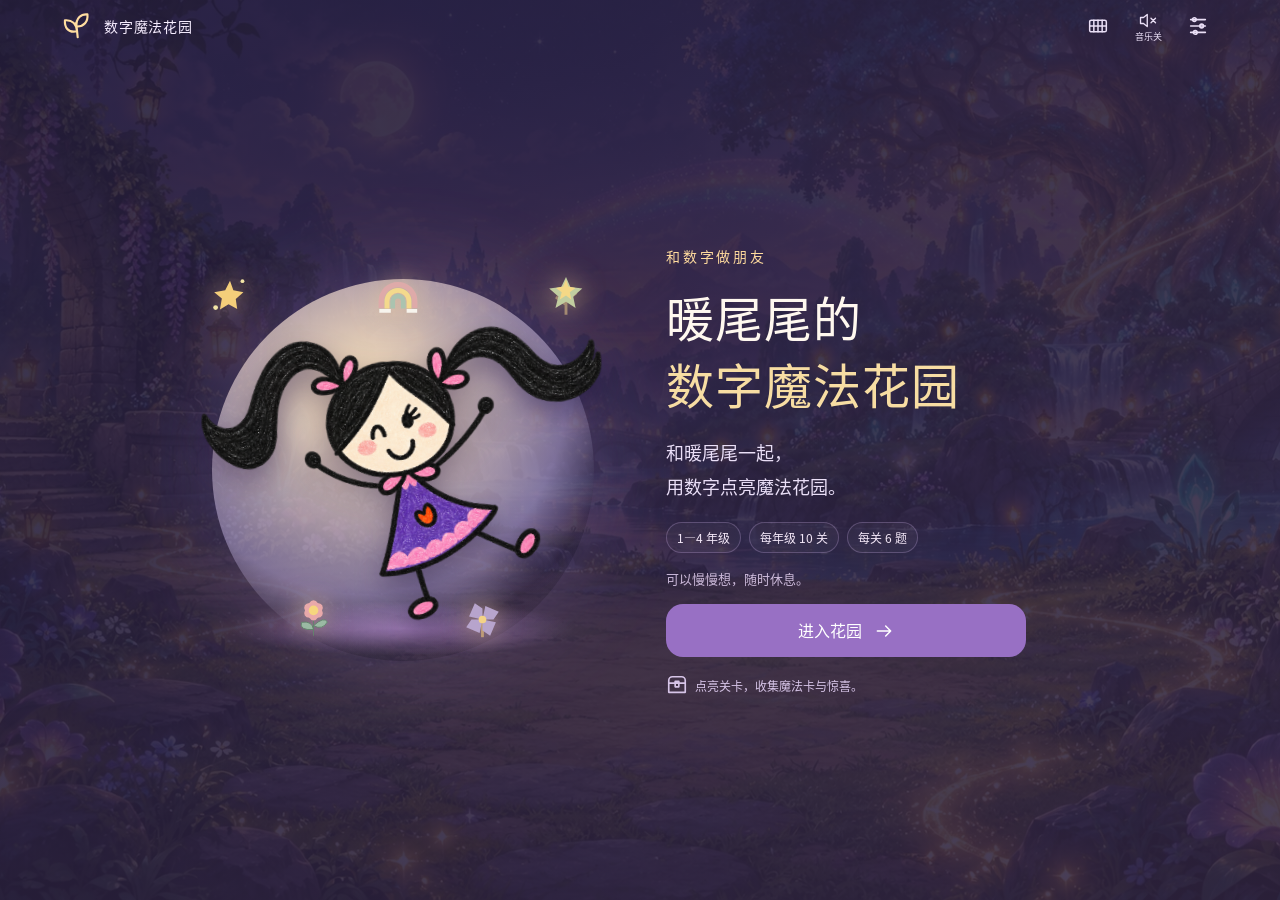
<file: index.html>
<!doctype html>
<html lang="zh-CN">
<head>
  <meta charset="UTF-8">
  <meta name="viewport" content="width=device-width, initial-scale=1, viewport-fit=cover">
  <meta name="theme-color" content="#261542">
  <meta name="mobile-web-app-capable" content="yes">
  <meta name="apple-mobile-web-app-capable" content="yes">
  <meta name="apple-mobile-web-app-status-bar-style" content="black-translucent">
  <meta name="apple-mobile-web-app-title" content="暖尾尾花园">
  <meta name="color-scheme" content="light">
  <meta name="description" content="和暖尾尾一起，把小小数字变成大大魔法。适合1—4年级的数学花园，三版教材、十关冒险，每关六题，可以慢慢想。">
  <title>暖尾尾的数字魔法花园</title>
  <link rel="icon" href="./assets/favicon.svg" type="image/svg+xml">
  <link rel="apple-touch-icon" href="./assets/nuanweiwei-happy.png">
  <link rel="manifest" href="./manifest.webmanifest">
  <link rel="stylesheet" href="./styles.css?v=20261016-3">
  <link rel="stylesheet" href="./adventure.css">
  <link rel="stylesheet" href="./upgrade.css">
  <link rel="stylesheet" href="./puzzles.css">
  <link rel="stylesheet" href="./album-gallery.css">
  <link rel="stylesheet" href="./focus.css">
  <link rel="stylesheet" href="./grades.css">
  <link rel="stylesheet" href="./star-play.css">
  <link rel="stylesheet" href="./play-focus.css">
  <link rel="stylesheet" href="./character-reactions.css?v=20261016-3">
  <link rel="stylesheet" href="./joy.css">
  <link rel="stylesheet" href="./round-summary.css?v=20261016-3">
  <link rel="stylesheet" href="./journey.css?v=20261016-3">
  <link rel="stylesheet" href="./course.css?v=20261016-3">
  <link rel="stylesheet" href="./division-help.css?v=20261016-3">
  <script type="module" src="./js/app.js?v=20261016-3"></script>
  <script type="module" async src="./js/analytics.js?v=20261016-3"></script>
<link rel="stylesheet" href="./mobile-dialogs.css?v=20261016-3">
  <link rel="stylesheet" href="./celebration.css?v=20261016-3">
  <link rel="stylesheet" href="./expression-world.css?v=20261016-3">
  <link rel="stylesheet" href="./feedback.css?v=20261016-3">
  <link rel="stylesheet" href="./entry-help.css?v=20261016-3">
  <link rel="stylesheet" href="./course-guide.css?v=20261016-3">
</head>
<body>
  <a class="skip-link" href="#main">跳到主要内容</a>
  <div id="app"></div>
  <noscript><main class="no-script"><h1>暖尾尾的数字魔法花园</h1><p>需要开启浏览器 JavaScript 才能一起玩。游戏不会收集姓名或其他个人资料。</p></main></noscript>
</body>
</html>
</file>
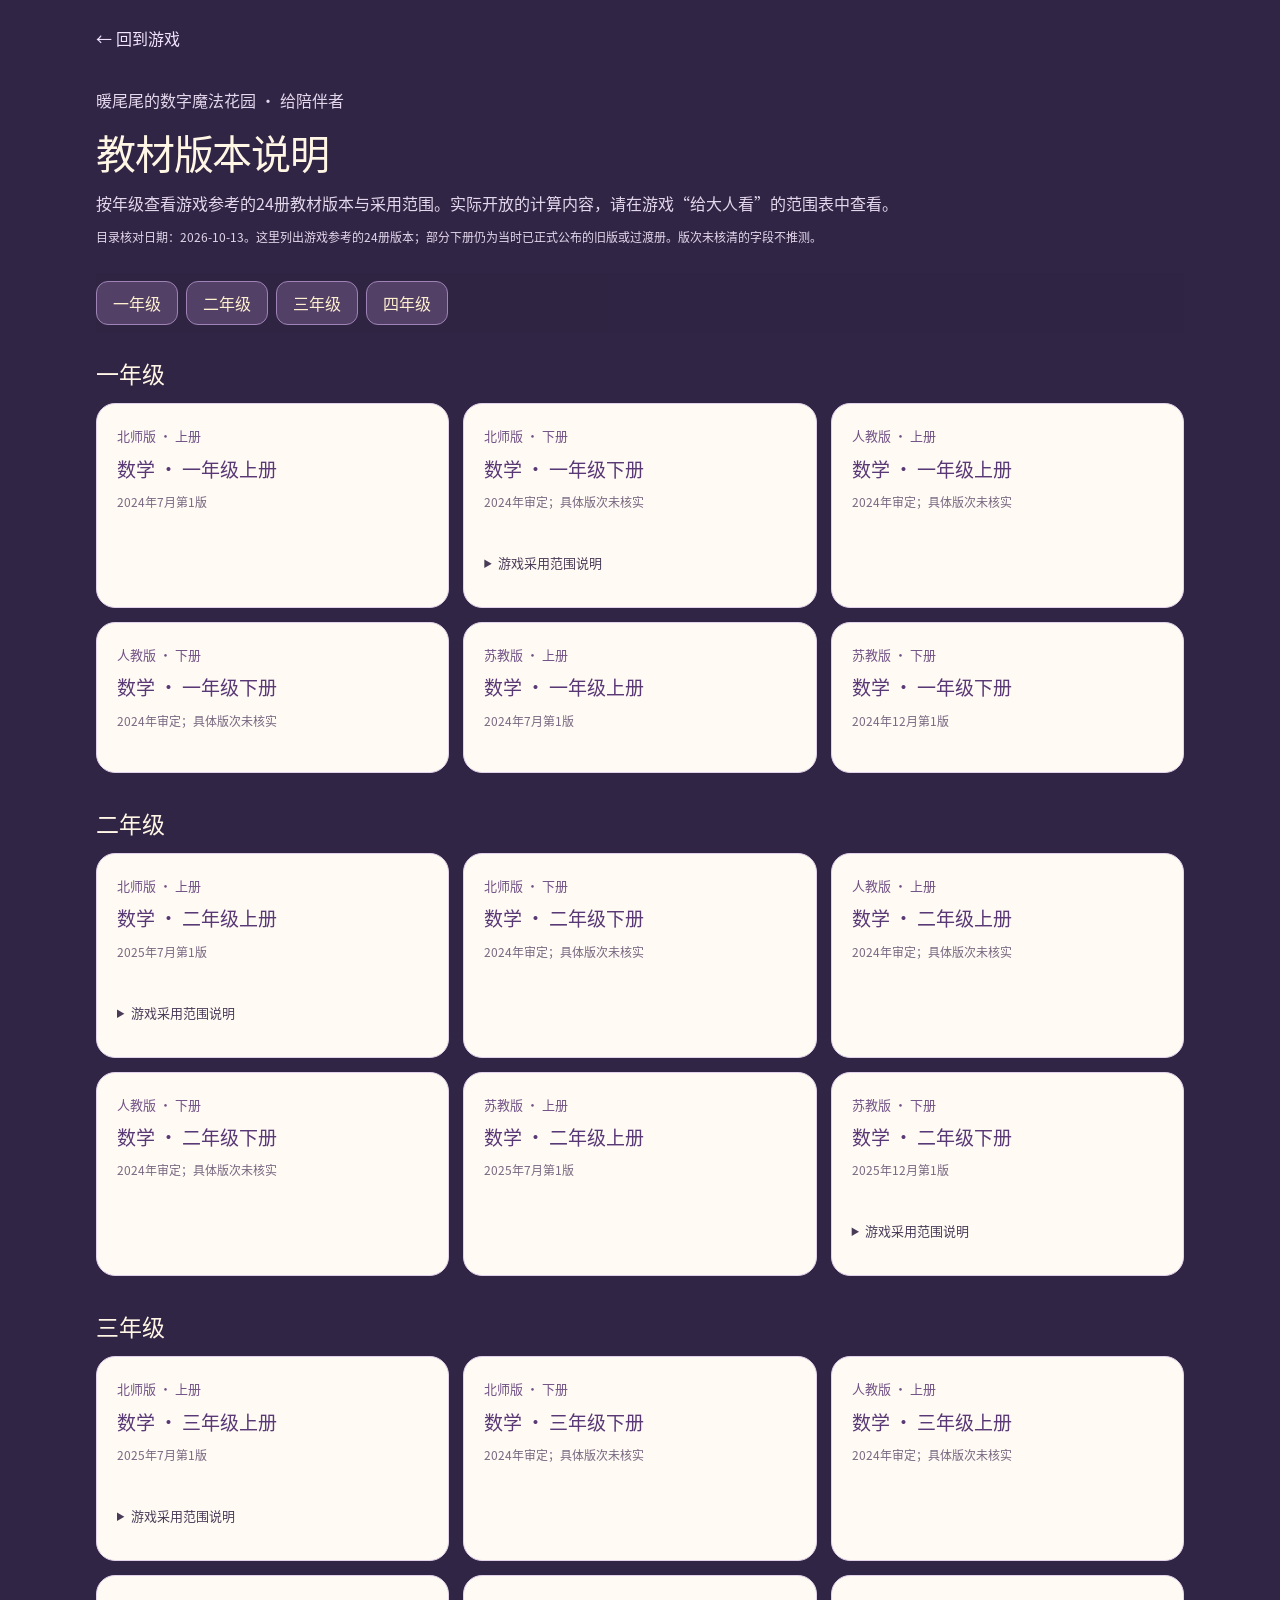
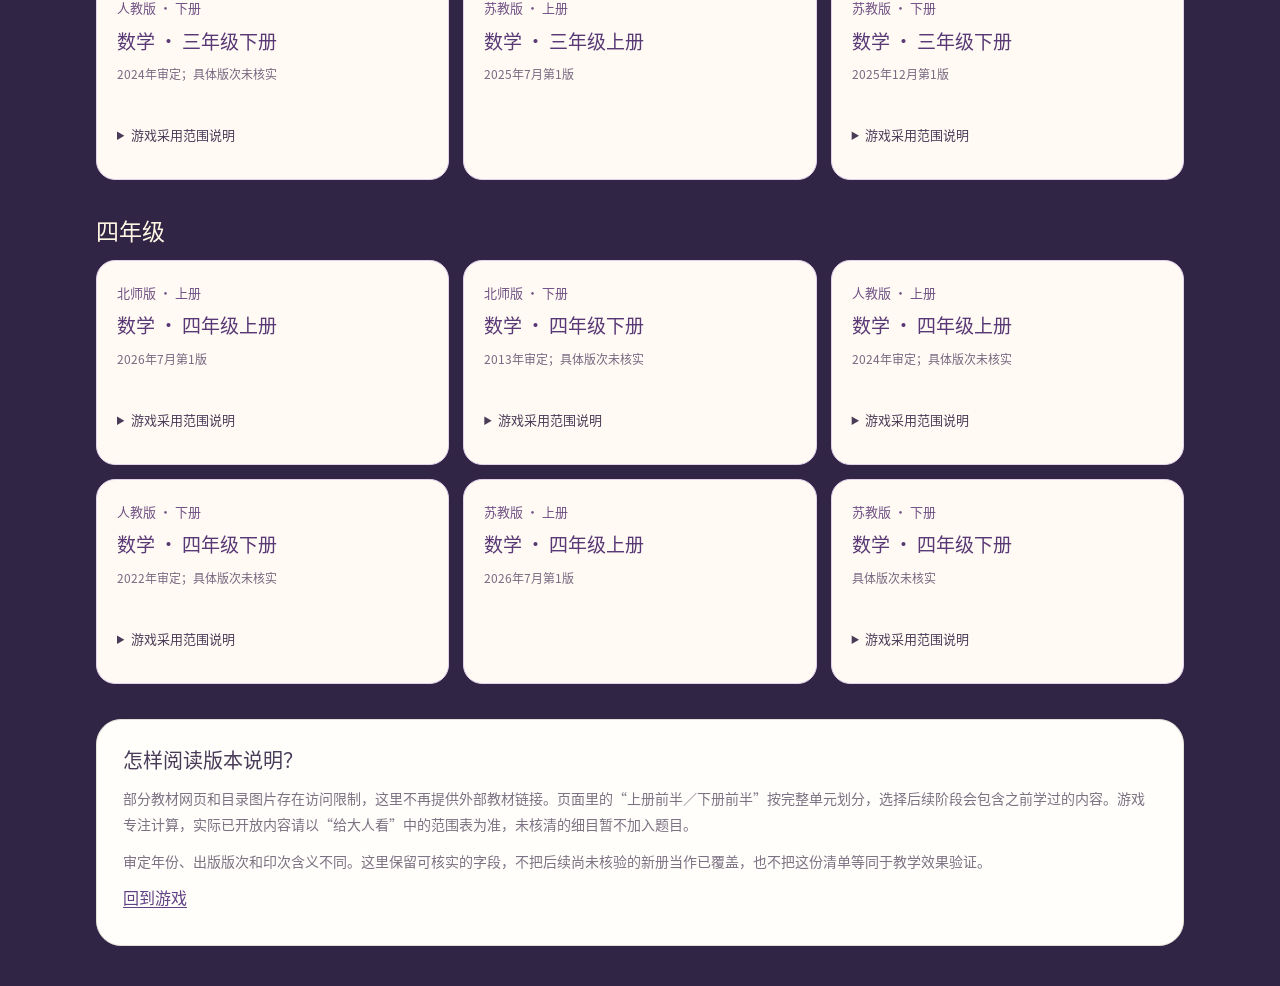
<file: curriculum.html>
<!doctype html>
<html lang="zh-CN"><head><meta charset="utf-8"><meta name="viewport" content="width=device-width,initial-scale=1,viewport-fit=cover"><meta name="theme-color" content="#302544"><title>教材版本说明 · 暖尾尾的数字魔法花园</title><link rel="icon" href="./assets/favicon.svg"><link rel="stylesheet" href="./styles.css?v=20261016-3"><link rel="stylesheet" href="./course-guide.css?v=20261016-3"></head><body class="reference-document"><a class="skip-link" href="#reference-root">跳到版本说明</a><div class="reference-shell"><a class="reference-back" href="./">← 回到游戏</a><main id="reference-root" tabindex="-1"><header class="reference-heading"><p>暖尾尾的数字魔法花园 · 给陪伴者</p><h1>教材版本说明</h1><p>按年级查看游戏参考的24册教材版本与采用范围。实际开放的计算内容，请在游戏“给大人看”的范围表中查看。</p><p class="guide-footnote">目录核对日期：2026-10-13。这里列出游戏参考的24册版本；部分下册仍为当时已正式公布的旧版或过渡册。版次未核清的字段不推测。</p></header><nav class="reference-grades" aria-label="跳到年级"><a href="#grade-1">一年级</a><a href="#grade-2">二年级</a><a href="#grade-3">三年级</a><a href="#grade-4">四年级</a></nav><section class="reference-grade" id="grade-1"><h2>一年级</h2><div class="reference-books"><article class="reference-book" id="bnu-1-upper"><p class="reference-publisher">北师版 · 上册</p><h3>数学 · 一年级上册</h3><p class="reference-edition">2024年7月第1版</p></article><article class="reference-book" id="bnu-1-lower"><p class="reference-publisher">北师版 · 下册</p><h3>数学 · 一年级下册</h3><p class="reference-edition">2024年审定；具体版次未核实</p><details><summary>游戏采用范围说明</summary><p>100以内加减（一）仅采用整十数、一位数口算；具体笔算边界未核不开放。</p></details></article><article class="reference-book" id="pep-1-upper"><p class="reference-publisher">人教版 · 上册</p><h3>数学 · 一年级上册</h3><p class="reference-edition">2024年审定；具体版次未核实</p></article><article class="reference-book" id="pep-1-lower"><p class="reference-publisher">人教版 · 下册</p><h3>数学 · 一年级下册</h3><p class="reference-edition">2024年审定；具体版次未核实</p></article><article class="reference-book" id="su-1-upper"><p class="reference-publisher">苏教版 · 上册</p><h3>数学 · 一年级上册</h3><p class="reference-edition">2024年7月第1版</p></article><article class="reference-book" id="su-1-lower"><p class="reference-publisher">苏教版 · 下册</p><h3>数学 · 一年级下册</h3><p class="reference-edition">2024年12月第1版</p></article></div></section><section class="reference-grade" id="grade-2"><h2>二年级</h2><div class="reference-books"><article class="reference-book" id="bnu-2-upper"><p class="reference-publisher">北师版 · 上册</p><h3>数学 · 二年级上册</h3><p class="reference-edition">2025年7月第1版</p><details><summary>游戏采用范围说明</summary><p>口诀（一）采用已核验1—5口诀范围；除法及完整口诀需上册全册。</p></details></article><article class="reference-book" id="bnu-2-lower"><p class="reference-publisher">北师版 · 下册</p><h3>数学 · 二年级下册</h3><p class="reference-edition">2024年审定；具体版次未核实</p></article><article class="reference-book" id="pep-2-upper"><p class="reference-publisher">人教版 · 上册</p><h3>数学 · 二年级上册</h3><p class="reference-edition">2024年审定；具体版次未核实</p></article><article class="reference-book" id="pep-2-lower"><p class="reference-publisher">人教版 · 下册</p><h3>数学 · 二年级下册</h3><p class="reference-edition">2024年审定；具体版次未核实</p></article><article class="reference-book" id="su-2-upper"><p class="reference-publisher">苏教版 · 上册</p><h3>数学 · 二年级上册</h3><p class="reference-edition">2025年7月第1版</p></article><article class="reference-book" id="su-2-lower"><p class="reference-publisher">苏教版 · 下册</p><h3>数学 · 二年级下册</h3><p class="reference-edition">2025年12月第1版</p><details><summary>游戏采用范围说明</summary><p>二下只生成不进位乘法、各数位均可整除的口算，积在100以内；未开放多位笔算乘除。</p></details></article></div></section><section class="reference-grade" id="grade-3"><h2>三年级</h2><div class="reference-books"><article class="reference-book" id="bnu-3-upper"><p class="reference-publisher">北师版 · 上册</p><h3>数学 · 三年级上册</h3><p class="reference-edition">2025年7月第1版</p><details><summary>游戏采用范围说明</summary><p>认识小数不等于小数运算；公开预览未覆盖计算细目，暂不开放三年级小数计算。</p><p>乘除应用（二）细目尚待正文核验，不额外扩展。</p></details></article><article class="reference-book" id="bnu-3-lower"><p class="reference-publisher">北师版 · 下册</p><h3>数学 · 三年级下册</h3><p class="reference-edition">2024年审定；具体版次未核实</p></article><article class="reference-book" id="pep-3-upper"><p class="reference-publisher">人教版 · 上册</p><h3>数学 · 三年级上册</h3><p class="reference-edition">2024年审定；具体版次未核实</p></article><article class="reference-book" id="pep-3-lower"><p class="reference-publisher">人教版 · 下册</p><h3>数学 · 三年级下册</h3><p class="reference-edition">2024年审定；具体版次未核实</p><details><summary>游戏采用范围说明</summary><p>小数初步认识的具体运算范围尚待正文核验，本次不引入三年级小数运算。</p></details></article><article class="reference-book" id="su-3-upper"><p class="reference-publisher">苏教版 · 上册</p><h3>数学 · 三年级上册</h3><p class="reference-edition">2025年7月第1版</p></article><article class="reference-book" id="su-3-lower"><p class="reference-publisher">苏教版 · 下册</p><h3>数学 · 三年级下册</h3><p class="reference-edition">2025年12月第1版</p><details><summary>游戏采用范围说明</summary><p>最新三下没有小数计算单元，不沿用旧截图。</p></details></article></div></section><section class="reference-grade" id="grade-4"><h2>四年级</h2><div class="reference-books"><article class="reference-book" id="bnu-4-upper"><p class="reference-publisher">北师版 · 上册</p><h3>数学 · 四年级上册</h3><p class="reference-edition">2026年7月第1版</p><details><summary>游戏采用范围说明</summary><p>三位数乘两位数后段未被公共预览覆盖，北师版本次保守开放已核验的两位数乘两位数。</p><p>最新四上目录没有两位数除法，不按旧截图加入。</p></details></article><article class="reference-book" id="bnu-4-lower"><p class="reference-publisher">北师版 · 下册</p><h3>数学 · 四年级下册</h3><p class="reference-edition">2013年审定；具体版次未核实</p><details><summary>游戏采用范围说明</summary><p>官方当前列出的2013审定下册，不能标记为尚未核验的2027新版。</p></details></article><article class="reference-book" id="pep-4-upper"><p class="reference-publisher">人教版 · 上册</p><h3>数学 · 四年级上册</h3><p class="reference-edition">2024年审定；具体版次未核实</p><details><summary>游戏采用范围说明</summary><p>最新四上无两位数除法单元；不按旧截图自动加入。</p></details></article><article class="reference-book" id="pep-4-lower"><p class="reference-publisher">人教版 · 下册</p><h3>数学 · 四年级下册</h3><p class="reference-edition">2022年审定；具体版次未核实</p><details><summary>游戏采用范围说明</summary><p>官方现行公开下册仍为2022审定旧结构；不冒充2027新版。</p></details></article><article class="reference-book" id="su-4-upper"><p class="reference-publisher">苏教版 · 上册</p><h3>数学 · 四年级上册</h3><p class="reference-edition">2026年7月第1版</p></article><article class="reference-book" id="su-4-lower"><p class="reference-publisher">苏教版 · 下册</p><h3>数学 · 四年级下册</h3><p class="reference-edition">具体版次未核实</p><details><summary>游戏采用范围说明</summary><p>准确版权年份未公开核验；不预先宣称2027新版已覆盖。</p></details></article></div></section><section class="guide-panel reference-notes"><h2>怎样阅读版本说明？</h2><p>部分教材网页和目录图片存在访问限制，这里不再提供外部教材链接。页面里的“上册前半／下册前半”按完整单元划分，选择后续阶段会包含之前学过的内容。游戏专注计算，实际已开放内容请以“给大人看”中的范围表为准，未核清的细目暂不加入题目。</p><p>审定年份、出版版次和印次含义不同。这里保留可核实的字段，不把后续尚未核验的新册当作已覆盖，也不把这份清单等同于教学效果验证。</p><a href="./">回到游戏</a></section></main></div></body></html>
</file>
<file: styles.css>
@font-face{font-family:Garden;src:url('./assets/garden-sc.woff2?v=20261016-3') format('woff2');font-weight:100 900;font-display:swap}
:root{--paper:#f8f5ed;--ink:#393645;--muted:#75727c;--purple:#76559c;--purple-dark:#614583;--lavender:#ece5f1;--green:#6c8d79;--line:#e3ded6;--gold:#f0cf88;--white:#fffefa;--radius:24px;--shadow:0 9px 24px #4f3b5010;font-family:Garden,'Noto Sans CJK SC','PingFang SC',sans-serif;color:var(--ink);background:var(--paper);font-synthesis:none}
*{box-sizing:border-box}body{margin:0;background:radial-gradient(#bcb1a314 .8px,transparent .8px) 0 0/9px 9px;min-height:100vh}button,input,select{font:inherit}button{cursor:pointer;border:0;background:none;color:inherit;-webkit-tap-highlight-color:transparent;touch-action:manipulation}button:disabled{cursor:default}button,a{outline-offset:5px}button:focus-visible,a:focus-visible{outline:3px solid #a487c2}a{color:var(--purple)}button .icon{flex-shrink:0}button{transition:background .18s,transform .18s,box-shadow .18s}button:hover:not(:disabled){filter:brightness(.98)}button:active:not(:disabled){transform:translateY(2px)}img{max-width:100%;height:auto}h1,h2,h3,p{margin:0}h1,h2,h3{font-weight:700;line-height:1.35}h1{letter-spacing:-1.2px}p{line-height:1.8}small{font-size:12px}.icon{width:22px;height:22px;vertical-align:middle}.emblem{width:72px;height:72px}.emblem.big{width:120px;height:120px}.shell{width:min(1180px,calc(100% - 72px));margin:0 auto}.sr-only{position:absolute;width:1px;height:1px;padding:0;overflow:hidden;clip:rect(0,0,0,0);white-space:nowrap;border:0}.skip-link{position:fixed;z-index:40;top:-100px;left:15px;background:white;padding:15px}.skip-link:focus{top:15px}.no-script{max-width:600px;margin:15vh auto;padding:25px}.site-header{height:102px;display:flex;align-items:center;justify-content:space-between;border-bottom:1px solid var(--line);gap:16px}.brand{display:flex;gap:12px;align-items:center;text-align:left;padding:0;min-height:48px}.brand-mark{height:44px;width:44px;border-radius:15px;background:var(--purple);display:grid;place-items:center;color:#ece6c0;transform:rotate(-6deg)}.brand-mark .icon{width:29px;height:29px}.brand-name{font-size:19px;font-weight:700;letter-spacing:.8px}.brand-note{font-size:10px;color:var(--muted);letter-spacing:3.5px;display:block;margin-top:2px}.main-nav{display:flex;gap:7px}.main-nav button{display:flex;gap:8px;align-items:center;padding:12px 16px;border-radius:24px;font-size:14px;min-height:46px;color:#716976}.main-nav button.active{background:var(--lavender);color:var(--purple-dark);font-weight:700}.header-tools{display:flex;gap:8px}.tool-button{display:flex;gap:7px;align-items:center;justify-content:center;min-width:46px;min-height:46px;border:1px solid var(--line);border-radius:50%;background:#fffefa88}.tool-button.wide{border-radius:24px;padding:10px 15px;font-size:12px}.tool-button.wide .icon{width:18px}.primary,.secondary,.text-button{display:inline-flex;align-items:center;justify-content:center;gap:12px;min-height:56px;border-radius:18px;padding:15px 25px;font-size:16px;font-weight:700;line-height:1.45}.primary{background:var(--purple);color:#fffefa;box-shadow:0 5px 0 #5a407c1f}.primary:hover{background:var(--purple-dark)}.primary .icon{width:20px}.primary:disabled{opacity:.48;box-shadow:none}.secondary{background:var(--white);border:1px solid #ddd6e3;color:var(--purple-dark)}.text-button{min-height:48px;padding:12px 16px;font-weight:500;color:var(--muted);font-size:14px}.eyebrow{display:flex;align-items:center;gap:8px;font-size:12px;font-weight:700;color:var(--green);letter-spacing:2px}.eyebrow .icon{width:17px}.hero{display:grid;grid-template-columns:1fr 1fr;gap:30px;align-items:center;min-height:465px;padding:36px 8px 22px}.hero-copy{padding-bottom:15px}.hero h1{font-size:48px;line-height:1.42;margin:19px 0 15px}.hero h1 em{font-style:normal;color:var(--purple);position:relative}.hero h1 em:after{content:'';position:absolute;bottom:-6px;left:0;right:0;height:7px;background:#ead3a6;border-radius:50%;transform:rotate(-1deg);z-index:-1}.hero-body{white-space:pre-line;font-size:15px;color:var(--muted);letter-spacing:.5px}.hero-actions{display:flex;align-items:center;gap:10px;margin-top:27px;flex-wrap:wrap}.calm-note{margin-top:17px;display:flex;align-items:center;gap:6px;font-size:12px;color:var(--muted)}.calm-note .icon{width:14px;height:14px}.hero-garden{height:390px;position:relative;isolation:isolate;overflow:visible}.hero-garden:before{content:'';position:absolute;inset:10px 14px 22px;background:#ede6e8;border-radius:47% 47% 42% 43%;z-index:-2;transform:rotate(-3deg)}.sun-disc{position:absolute;left:28%;top:36px;width:205px;height:205px;border-radius:50%;background:#f0dca9;opacity:.8;z-index:-1}.hero-character{position:absolute;width:345px;height:333px;left:50%;bottom:25px;transform:translateX(-50%);object-fit:contain;mix-blend-mode:darken;z-index:2}.garden-ground{position:absolute;bottom:8px;left:4%;width:93%;height:75px;background:#d7dec9;border-radius:50%;transform:rotate(-3deg);z-index:-1}.orbit{position:absolute;border:1px dashed #b4a29e70;border-radius:50%;z-index:-2}.orbit-one{inset:10px -10px 15px;transform:rotate(14deg)}.orbit-two{inset:-5px 26px 35px;transform:rotate(-16deg);border-color:#b4a29e33}.hero-spark{position:absolute;color:#b098bf;font-size:34px}.hero-spark.a{left:25px;top:40px}.hero-spark.b{right:40px;top:10px;font-size:22px;color:#bca577}.math-note{position:absolute;padding:14px 18px;background:#fffdf5;border-radius:15px;z-index:4;box-shadow:0 7px 18px #4134470c;letter-spacing:3px;font-size:22px;font-weight:700}.math-note span{color:#bc9e6e}.note-one{left:4px;top:98px;transform:rotate(-10deg)}.note-two{right:-1px;top:91px;font-size:24px;color:var(--purple);transform:rotate(8deg);padding:13px}.note-two small{font-size:10px;display:block;color:#80758a;letter-spacing:1px}.character-note{position:absolute;top:0;left:38%;font-size:13px;transform:rotate(3deg);background:#fffefa;padding:10px 15px;border-radius:20px 20px 20px 3px;z-index:5;box-shadow:var(--shadow)}.character-note span{margin-left:6px;color:#be8ca2}.garden-plant{position:absolute;bottom:15px;z-index:3}.garden-plant .emblem{width:110px;height:110px}.plant-left{left:4px;transform:rotate(-10deg)}.plant-right{right:5px;transform:rotate(12deg)}.little-card{position:absolute;bottom:18px;right:53px;z-index:4;width:89px;background:#fff8df;border:3px solid white;box-shadow:var(--shadow);border-radius:15px;transform:rotate(13deg);display:flex;flex-direction:column;align-items:center;padding:4px}.little-card .emblem{width:62px;height:62px}.little-card span{font-size:9px;color:#8e7450;padding:0 0 7px}.journey-strip{display:flex;align-items:center;justify-content:space-between;padding:18px 25px;border:1px solid #e4dfd3;border-radius:20px;background:#fffdf8bb;margin:10px 0 43px;gap:18px}.journey-count{display:flex;align-items:center;gap:14px;flex-shrink:0}.small-disc{height:43px;width:43px;display:grid;place-items:center;border-radius:14px;background:#f4eacb;color:#99865e}.journey-count strong{font-size:14px}.journey-count p{font-size:11px;color:var(--muted);margin-top:1px}.collected-dots{display:flex;gap:9px;align-items:center}.collected-dot{width:15px;height:15px;background:#e9e5df;border:3px solid #f4f0e9;border-radius:5px;transform:rotate(45deg)}.collected-dot.filled{background:#a48aba;border-color:#e1d4ec}.journey-strip .text-button{font-size:12px;padding:10px 3px}.section-title{display:flex;justify-content:space-between;align-items:end;margin-bottom:24px;gap:20px}.section-title h2{font-size:25px}.section-title p{font-size:13px;color:var(--muted);margin-top:9px}.section-title .quiet-label{font-size:11px;color:#867d89;border:1px solid var(--line);border-radius:16px;padding:6px 12px;white-space:nowrap}.level-grid{display:grid;grid-template-columns:repeat(4,1fr);gap:20px 17px;position:relative}.level-card{position:relative;display:flex;flex-direction:column;text-align:left;min-height:222px;padding:19px 21px 17px;background:var(--white);border:1px solid #e9e3db;border-radius:25px;box-shadow:0 4px 0 #eae4d946;overflow:hidden}.level-card:before{content:'';width:120px;height:120px;background:var(--card-bg,#edf0e4);border-radius:50%;position:absolute;right:-29px;top:-27px;opacity:.75}.level-card:hover{box-shadow:0 9px 23px #4b3a4810;transform:translateY(-3px)}.level-card.recommended{border:2px solid #9b80b3;padding:18px 20px 16px;box-shadow:0 4px 0 #a995be21}.level-top{display:flex;align-items:center;justify-content:space-between;height:26px;position:relative}.level-number{font-family:Georgia,serif;font-size:17px;font-style:italic;color:#8b8492}.level-top .mini-check{width:22px;height:22px;background:#e7efe6;color:#5d8669;display:grid;place-items:center;border-radius:50%}.mini-check .icon{width:14px;height:14px}.level-card .emblem{height:78px;width:78px;margin:0 auto 2px;position:relative}.level-card h3{font-size:17px;margin-top:6px}.level-bottom{display:flex;justify-content:space-between;align-items:center;margin-top:9px;font-size:11px;color:#7a7281}.level-bottom .icon{height:18px;width:18px;color:#9277ad}.rec-label{font-size:10px;background:#ece3f3;color:#7c5b9e;padding:3px 8px;border-radius:12px}.bonus-section{margin-top:35px;padding:27px;border-radius:25px;border:1px dashed #cec5da;background:#efeaf13d}.bonus-heading{display:flex;justify-content:space-between;align-items:center;gap:16px;margin-bottom:18px}.bonus-heading h3{font-size:17px;display:flex;gap:8px;align-items:center}.bonus-heading p{font-size:12px;color:var(--muted);margin-top:7px}.bonus-grid{display:grid;grid-template-columns:1fr 1fr;gap:15px}.bonus-grid .level-card{min-height:115px;display:grid;grid-template-columns:45px 76px 1fr;column-gap:13px;align-items:center}.bonus-grid .level-card .emblem{grid-column:2;grid-row:1/3;width:70px;height:70px}.bonus-grid .level-card h3{grid-column:3;grid-row:1;margin:0;align-self:end}.bonus-grid .level-bottom{grid-column:3;grid-row:2;align-self:start;margin-top:7px}.bonus-grid .level-top{grid-row:1/3}.footer{display:flex;align-items:center;justify-content:space-between;gap:20px;border-top:1px solid var(--line);margin-top:48px;padding:23px 0 35px;color:#8b858c;font-size:10px;letter-spacing:.3px}.footer span{display:flex;align-items:center;gap:7px}.footer .icon{width:13px;height:13px}.footer button{font-size:11px;min-height:44px}.storage-warning{margin:14px 0;padding:12px 18px;background:#fff0d6;border:1px solid #e8c68c;border-radius:15px;color:#755c34;font-size:13px;line-height:1.7}.page-head{padding:40px 0 28px}.page-head h1{font-size:34px;margin-top:15px}.page-head p{font-size:14px;color:var(--muted);margin-top:12px}.page-head .eyebrow{color:var(--purple)}.vault-grid{display:grid;grid-template-columns:repeat(5,1fr);gap:17px}.spell-card{position:relative;min-height:252px;border-radius:25px;padding:23px 16px 17px;display:flex;align-items:center;flex-direction:column;text-align:center;background:var(--white);border:1px solid #e3daca;box-shadow:0 5px 0 #e6ddcd55}.spell-card:before{content:'';position:absolute;inset:7px;border:1px solid #e8dfcf;border-radius:19px;pointer-events:none}.spell-card.owned{background:linear-gradient(150deg,#fffcf1,#f4edf6)}.spell-card.unowned{box-shadow:none;background:#eeeae359;border-color:#e8e3d9}.spell-card.unowned .emblem{opacity:.32;filter:grayscale(.6)}.spell-card .card-index{color:#8d819b;font-family:Georgia,serif;font-size:12px;letter-spacing:2px}.spell-card .emblem{width:90px;height:90px;margin:12px 0 9px}.spell-card h3{font-size:16px}.spell-card p{font-size:10px;color:#867b8e;margin-top:8px}.spell-card .card-action{display:flex;align-items:center;gap:4px;font-size:12px;color:var(--purple);margin-top:17px}.spell-card .card-action .icon{width:14px;height:14px}.finale-banner{margin-top:30px;border:1px solid #d1c4db;background:#eee7f3;border-radius:28px;padding:26px;display:flex;align-items:center;gap:26px}.finale-banner .emblem{width:85px;height:85px;flex-shrink:0}.finale-banner h2{font-size:23px}.finale-banner p{font-size:13px;color:#7c7083;margin-top:8px}.finale-banner .primary{margin-left:auto;flex-shrink:0}.empty-vault{margin:4px 0 29px;padding:22px 25px;background:#f1eddf;border-radius:22px;display:flex;justify-content:space-between;align-items:center;gap:20px}.empty-vault h2{font-size:19px}.empty-vault p{color:var(--muted);font-size:12px;margin-top:7px}.intro-card{display:grid;grid-template-columns:1fr 1.15fr;max-width:900px;margin:46px auto 35px;background:var(--white);border:1px solid var(--line);border-radius:34px;overflow:hidden;box-shadow:var(--shadow)}.intro-art{background:#eee7f1;display:flex;align-items:center;justify-content:center;position:relative;min-height:400px}.intro-art img{width:290px;mix-blend-mode:darken}.intro-art .emblem{position:absolute;right:16px;bottom:19px;width:90px;height:90px;border:6px solid #fff8ec;border-radius:20px;background:#f7ecd4;transform:rotate(9deg)}.intro-copy{padding:36px 34px}.intro-copy h1{font-size:30px;margin:13px 0}.intro-copy p{font-size:14px;color:var(--muted)}.intro-sample{font-size:30px;letter-spacing:3px;background:var(--paper);border:1px dashed #dbd1e2;padding:17px;border-radius:17px;text-align:center;margin:24px 0 16px}.intro-meta{display:flex;gap:13px;font-size:11px;color:#86788f;margin:18px 0 25px;flex-wrap:wrap}.intro-copy .primary{width:100%}.intro-copy .text-button{width:100%;margin-top:8px}.lesson-head{display:flex;align-items:center;gap:24px;padding:25px 0 20px}.lesson-head .text-button{padding:10px 0}.lesson-progress{flex:1;max-width:530px;margin:0 auto}.lesson-progress-label{display:flex;justify-content:space-between;font-size:12px;color:var(--muted);margin-bottom:10px}.progress-pips{display:flex;gap:7px}.progress-pips span{flex:1;height:7px;border-radius:6px;background:#e6e1dc}.progress-pips span.done{background:#aaa08a}.progress-pips span.current{background:#8e72ac}.lesson-range{font-size:11px;color:#8b8093;background:#ece5f0;border-radius:12px;padding:7px 12px}.lesson-layout{display:grid;grid-template-columns:250px minmax(0,1fr);gap:32px;align-items:start;padding-bottom:25px}.companion{padding-top:25px}.companion-bubble{border:1px solid #e4dbea;background:#fffefa;padding:20px 22px;border-radius:25px 25px 4px 25px;color:#746184;font-size:15px;line-height:1.85;position:relative}.companion-bubble strong{display:block;color:#4f425c;margin-bottom:7px}.companion img{width:230px;mix-blend-mode:darken;margin-top:10px}.companion-card{display:flex;align-items:center;gap:10px;padding:14px 14px 12px;border:1px dashed #dcd3e3;border-radius:17px;max-width:215px;margin:auto;color:#8b7a98;font-size:11px}.companion-card .emblem{width:48px;height:48px;flex-shrink:0}.companion-card b{display:block;font-size:12px;color:#6c5b7b;margin-top:4px}.problem-card{border:1px solid #e4ded8;background:var(--white);border-radius:30px;padding:27px 36px 28px;box-shadow:var(--shadow);min-height:495px}.problem-title{text-align:center}.problem-title .task-type{font-size:11px;color:#84708f;display:inline-flex;align-items:center;gap:6px;background:#f0ebf3;border-radius:15px;padding:6px 12px}.problem-title h1{font-size:20px;letter-spacing:0;margin-top:12px}.equation{display:flex;justify-content:center;align-items:center;gap:18px;font-size:51px;font-family:Garden,sans-serif;font-weight:700;margin:25px 0 22px;line-height:1.4}.equation .symbol{color:#9d92a5;font-size:36px;font-weight:400}.equation .blank{display:inline-grid;place-items:center;min-width:77px;height:77px;border:2px dashed #beaace;border-radius:20px;background:#f4eef8;color:var(--purple)}.equation .blank.solved{border-style:solid;background:#eaf1e8;color:#64846b;border-color:#b4c9ad}.answers{display:grid;grid-template-columns:repeat(4,1fr);gap:12px;max-width:545px;margin:0 auto}.answer{height:78px;border:2px solid #ded5e6;border-bottom:5px solid #d6c9df;border-radius:20px;font-size:32px;background:#fbf8fc;color:#6d5188;font-weight:700;position:relative}.answer:hover:not(:disabled){background:#ece2f5;border-color:#a68cbb}.answer.wrong{opacity:.45;background:#eae6e0;color:#9b9286;border-color:#d9d1c6;box-shadow:none}.answer.right{background:#e2eddf;color:#477551;border-color:#9ab89c}.answer.chosen .icon{position:absolute;right:7px;top:7px;width:14px;height:14px}.hint-tools{display:flex;gap:10px;justify-content:center;margin-top:21px}.hint-tools button{display:flex;align-items:center;gap:7px;border:1px solid #e4ded7;border-radius:15px;background:#f8f5ef;padding:12px 17px;min-height:46px;font-size:13px;color:#7d7384}.hint-tools button.active{background:#e9e2ef;color:var(--purple);border-color:#cdbedb}.hint-tools .icon{width:19px;height:19px}.hint-panel{margin:19px 0 0;border:1px solid #dedfce;background:#f5f6ed;padding:18px 18px 16px;border-radius:20px}.hint-panel h2{font-size:14px;margin-bottom:11px;color:#697555}.hint-panel p{font-size:12px;color:#747b64;line-height:1.8}.ten-frames{display:flex;justify-content:center;gap:12px;flex-wrap:wrap;margin:12px 0}.ten-frame{display:grid;grid-template-columns:repeat(5,27px);grid-template-rows:repeat(2,27px);gap:4px;padding:6px;background:#fffefa;border:1px solid #dcdccb;border-radius:8px}.cell{border:1px solid #d5d6c7;border-radius:5px;display:grid;place-items:center;position:relative}.dot{width:18px;height:18px;border-radius:50%;background:#91b0ac}.dot.added{background:#e2b66f}.dot.removed{background:#bccac2;opacity:.7}.dot.removed:after{content:'';width:25px;height:2px;background:#766876;display:block;position:absolute;top:11px;left:0;transform:rotate(-45deg)}.cell.unknown{background:repeating-linear-gradient(-45deg,#e9e3f0,#e9e3f0 3px,#f7f4ed 3px,#f7f4ed 6px)}.blocks{display:flex;justify-content:center;align-items:end;gap:13px;flex-wrap:wrap;margin:13px 0}.ten-rod{display:grid;grid-template-rows:repeat(10,7px);gap:1px;width:16px;background:#a3b8ae;border:1px solid #7e9d91;border-radius:3px;overflow:hidden}.ten-rod i{border-bottom:1px solid #d6e0d7}.ones-group{display:grid;grid-template-columns:repeat(5,15px);gap:4px}.one-block{width:14px;height:14px;background:#e5c589;border:1px solid #bd9c62;border-radius:3px}.number-line{width:100%;max-height:133px;overflow:visible;margin:5px 0}.number-line text{font-family:Garden,sans-serif;font-size:13px}.line-detail{display:flex;justify-content:center;gap:12px;flex-wrap:wrap}.line-detail span{font-size:12px;border:1px solid #d7dac7;border-radius:9px;padding:4px 10px;background:#fffdf5}.feedback{min-height:61px;margin-top:21px;font-size:13px;line-height:1.75;color:#8a8190;text-align:center;display:flex;align-items:center;justify-content:center;gap:8px;flex-direction:column}.feedback.correct{color:#55765d}.feedback.retry{color:#9b7950}.feedback-title{display:flex;align-items:center;gap:8px;font-size:15px;font-weight:700}.feedback .icon{width:18px;height:18px}.feedback .feedback-details{font-size:12px;max-width:560px}.lesson-next{display:flex;justify-content:center;margin-top:16px}.lesson-next .primary{min-width:245px}.hint-footnote{text-align:center;font-size:10px;color:#928799;margin-top:11px}.reward-card{max-width:720px;margin:35px auto 25px;text-align:center;background:var(--white);border:1px solid var(--line);border-radius:35px;padding:36px}.reward-card h1{font-size:31px;margin:14px 0}.reward-card .eyebrow{justify-content:center}.reward-display{display:flex;align-items:center;justify-content:center;gap:30px;margin:22px 0}.reward-display img{width:190px;mix-blend-mode:darken}.reward-display .spell-card{width:165px;min-height:215px;transform:rotate(5deg)}.reward-summary{display:flex;justify-content:center;gap:26px;padding:17px;background:#f5f3ec;border-radius:17px;font-size:13px;color:#85768e;margin:20px 0 12px}.reward-summary strong{font-size:24px;color:#6d5584;margin-right:5px}.reward-card p{font-size:13px;color:var(--muted)}.reward-actions{display:flex;flex-wrap:wrap;gap:10px;justify-content:center;margin-top:23px}.rest-card{max-width:660px;margin:50px auto;text-align:center}.rest-card .icon{width:55px;height:55px;color:#a691b6;margin-bottom:22px}.rest-card h1{font-size:31px}.rest-card p{color:var(--muted);margin:20px 0 28px;font-size:15px}.magic-header{display:flex;align-items:center;justify-content:space-between;margin:25px 0 22px;gap:20px}.magic-header h1{font-size:27px;letter-spacing:0}.magic-header p{font-size:12px;color:var(--muted);margin-top:6px}.magic-view{border-radius:32px;background:#2d2b46;position:relative;overflow:hidden;isolation:isolate;box-shadow:0 20px 45px #372e4429}.magic-art{width:100%;display:block;min-height:250px}.magic-character{position:absolute;bottom:11%;left:20%;width:20%;max-width:210px;border-radius:45%;mix-blend-mode:screen;opacity:.92;transform:rotate(-6deg);display:none}.magic-companion{display:flex;align-items:center;gap:13px;padding:11px 20px 14px;background:#faf6ed;border-top:1px solid #e2d7c1}.magic-companion img{width:58px;height:50px;object-fit:cover;mix-blend-mode:darken}.magic-companion p{font-size:13px;color:#796887}.magic-controls{display:flex;align-items:center;justify-content:center;gap:14px;margin:25px 0}.magic-story{font-size:12px;color:#897d92;text-align:center;min-height:25px}.magic-art .sky-star{animation:twinkle 3s ease-in-out infinite;animation-delay:calc(var(--i) * -.19s)}.magic-art .firefly{animation:drift 6s ease-in-out infinite;animation-delay:calc(var(--i) * -.25s)}.magic-art .rainbow{animation:reveal 5s ease both}.magic-art .magic-tree{animation:grow 6s ease both;transform-origin:680px 355px}.magic-art .petals{animation:grow 5s ease both;animation-delay:calc(var(--i) * .2s);transform-box:fill-box;transform-origin:center}.magic-art .wind .bloom{animation:twinkle 3s ease-in-out infinite}.magic-art .crystals{animation:reveal 6s ease both}.magic-art .ripples{animation:wave 5s ease-in-out infinite;transform-origin:480px 406px}.magic-art .cloud-boat{animation:float 8s ease-in-out infinite}.magic-art .aurora{animation:aurora 8s ease-in-out infinite}.magic-view.paused *{animation-play-state:paused!important}.magic-view.still *{animation:none!important;opacity:1}.magic-view.still .sky-star{opacity:.85}.magic-view.still .aurora{opacity:.8}@keyframes twinkle{0%,100%{opacity:.5}50%{opacity:1}}@keyframes drift{0%,100%{transform:translate(0,0);opacity:.55}50%{transform:translate(6px,-16px);opacity:1}}@keyframes reveal{from{opacity:0}to{opacity:1}}@keyframes grow{from{opacity:0;scale:.3}to{opacity:1;scale:1}}@keyframes wave{0%,100%{scale:.85;opacity:.5}50%{scale:1.05;opacity:.9}}@keyframes float{0%,100%{transform:translate(0,0)}50%{transform:translate(70px,-15px)}}@keyframes aurora{0%,100%{transform:translate(0,0);opacity:.7}50%{transform:translate(-30px,15px);opacity:1}}
.guide-grid{display:grid;grid-template-columns:1.15fr 1fr;gap:23px;margin-bottom:30px}.guide-panel{padding:26px;background:var(--white);border:1px solid var(--line);border-radius:25px}.guide-panel h2{font-size:20px;margin-bottom:13px}.guide-panel p{font-size:13px;color:#7c7283;line-height:1.9}.guide-panel p+p{margin-top:12px}.guide-panel .icon{color:#8e79a5}.guide-panel .setting-row{margin-top:20px;padding:16px 0;border-top:1px solid var(--line);display:flex;align-items:center;justify-content:space-between;gap:20px}.setting-row label{font-size:13px}.setting-row select{border:1px solid #d6cbdc;background:#faf7fd;border-radius:11px;padding:10px;color:#6c5483;min-height:44px;max-width:180px}.skill-table{width:100%;border-collapse:collapse;font-size:12px}.skill-table th{text-align:left;font-size:11px;color:#938696;font-weight:500;padding:12px 7px;border-bottom:1px solid var(--line)}.skill-table td{padding:13px 7px;border-bottom:1px solid #ece6dd}.skill-table th:last-child,.skill-table td:last-child{text-align:right}.skill-table .status-label{font-size:11px;color:#7f668f}.reset-panel{margin-top:23px;border:1px solid #e0d7d6;border-radius:20px;padding:20px 24px;display:flex;align-items:center;justify-content:space-between;gap:18px}.reset-panel h3{font-size:15px}.reset-panel p{font-size:11px;color:var(--muted);margin-top:6px}.danger{color:#95605f;border-color:#dfc9c8}.modal-backdrop{position:fixed;inset:0;background:#39334555;z-index:25;display:flex;align-items:center;justify-content:center;padding:23px;backdrop-filter:blur(4px);overflow-y:auto}.modal{background:#fffdf8;max-width:460px;width:100%;border:1px solid #ede1d4;border-radius:29px;padding:29px;box-shadow:0 25px 65px #2e233f3d;position:relative;max-height:calc(100dvh - 48px);overflow-y:auto}.modal-close{position:absolute;top:13px;right:13px;min-width:44px;min-height:44px;display:grid;place-items:center}.modal h2{font-size:24px;margin:8px 35px 15px 0}.modal p{font-size:13px;color:#7f7288;line-height:1.85;margin:12px 0}.modal .setting-row{margin:22px 0;display:flex;align-items:center;justify-content:space-between;gap:16px}.modal .modal-actions{display:flex;flex-direction:column;gap:12px;margin-top:23px}.modal .modal-actions .primary,.modal .modal-actions .secondary{width:100%}.modal .modal-label{font-size:13px;color:#66566f}.modal .privacy-note{font-size:11px;border-top:1px solid var(--line);padding-top:17px}.toast{position:fixed;bottom:24px;left:50%;transform:translateX(-50%);padding:14px 23px;background:#4c425b;color:#fffefa;border-radius:16px;box-shadow:var(--shadow);z-index:45;max-width:calc(100% - 35px);font-size:13px}.hidden{display:none!important}[data-motion="reduce"] *,[data-motion="reduce"] *:before,[data-motion="reduce"] *:after{animation:none!important;scroll-behavior:auto!important;transition:none!important}
@media(prefers-reduced-motion:reduce){:root:not([data-motion="full"]) *,:root:not([data-motion="full"]) *:before,:root:not([data-motion="full"]) *:after{animation:none!important;scroll-behavior:auto!important;transition:none!important}}
@media(min-width:1440px){.shell{width:1180px}.hero{min-height:495px}.hero h1{font-size:52px}.hero-garden{height:405px}.hero-character{width:363px;height:350px}}
@media(max-width:1100px){.shell{width:calc(100% - 46px)}.brand-note{display:none}.main-nav button{padding:11px 12px;font-size:12px}.brand-name{font-size:16px}.hero h1{font-size:40px}.hero-garden{height:355px}.hero-character{width:305px;height:295px}.hero{min-height:415px;gap:12px}.math-note{font-size:18px;padding:10px 13px}.note-two{right:-5px;top:74px}.garden-plant .emblem{width:90px}.hero-actions{gap:6px}.primary,.secondary{padding:14px 20px}.level-card{padding:17px}.level-card.recommended{padding:16px}.vault-grid{grid-template-columns:repeat(5,1fr);gap:12px}.spell-card{min-height:230px;padding:18px 10px 14px}.spell-card .emblem{width:76px;height:76px}.spell-card h3{font-size:14px}.lesson-layout{grid-template-columns:210px minmax(0,1fr);gap:22px}.problem-card{padding:25px}.companion img{width:200px}.guide-grid{grid-template-columns:1fr 1fr}}
@media(max-width:800px){.shell{width:calc(100% - 36px)}.site-header{height:87px;flex-wrap:wrap;gap:10px;position:relative}.main-nav{order:3;position:fixed;z-index:15;bottom:13px;left:50%;transform:translateX(-50%);border:1px solid #ded4e4;background:#fffdf8f5;padding:6px;border-radius:25px;box-shadow:0 5px 23px #52445b23;backdrop-filter:blur(15px);width:max-content;max-width:calc(100% - 24px);gap:2px}.main-nav button{font-size:12px;padding:10px 15px;gap:7px;min-height:45px}.main-nav .icon{width:18px;height:18px}.footer{padding-bottom:95px;margin-top:35px}.header-tools .wide{padding:9px 11px}.hero{grid-template-columns:1fr 1fr;padding-top:30px;gap:3px;min-height:380px}.hero h1{font-size:32px;letter-spacing:-.8px;margin-top:16px}.hero-body{font-size:12px}.hero-actions{margin-top:22px}.hero-actions .primary{font-size:14px;padding:13px 18px;min-height:53px}.hero-actions .text-button{font-size:12px;padding:10px}.hero-garden{height:306px}.hero-character{width:270px;height:263px;bottom:14px}.character-note{font-size:10px;left:26%;top:-4px}.note-one{left:0;top:75px}.note-two{top:65px;right:-2px}.math-note{font-size:16px;letter-spacing:1px}.note-two small{font-size:8px}.hero-spark.a{left:0;top:15px}.garden-plant .emblem{width:74px}.plant-left{left:-10px;bottom:-3px}.plant-right{right:-10px;bottom:-3px}.little-card{width:67px;right:23px;bottom:0}.little-card .emblem{width:44px;height:44px}.little-card span{font-size:7px}.calm-note{font-size:10px;gap:4px}.sun-disc{width:160px;height:160px}.journey-strip{padding:14px 18px;margin-bottom:35px}.collected-dots{gap:7px}.collected-dot{width:12px;height:12px;border-width:2px}.journey-count strong{font-size:12px}.journey-count p{font-size:9px}.section-title h2{font-size:22px}.section-title p{font-size:12px}.quiet-label{display:none}.level-grid{gap:14px;grid-template-columns:repeat(4,1fr)}.level-card,.level-card.recommended{padding:13px;min-height:206px;border-radius:21px}.level-card h3{font-size:14px}.level-card .emblem{width:67px;height:67px;margin-top:7px}.level-bottom{font-size:10px}.level-bottom .icon{width:15px}.rec-label{font-size:8px;padding:2px 6px}.bonus-section{padding:20px}.bonus-grid .level-card{grid-template-columns:25px 52px 1fr;gap:6px;min-height:98px}.bonus-grid .level-card .emblem{width:51px;height:51px}.bonus-grid .level-card h3{font-size:13px}.bonus-heading p{font-size:11px}.vault-grid{grid-template-columns:repeat(3,1fr);gap:15px}.spell-card{min-height:242px}.finale-banner{gap:17px;padding:20px;flex-wrap:wrap}.finale-banner h2{font-size:20px}.finale-banner .primary{min-height:50px;font-size:14px}.intro-card{margin-top:25px}.intro-copy{padding:28px 25px}.intro-copy h1{font-size:24px}.intro-copy p{font-size:12px}.intro-art{min-height:370px}.intro-art img{width:245px}.intro-sample{font-size:27px}.lesson-layout{grid-template-columns:1fr;gap:12px}.companion{padding:0;display:flex;align-items:center;gap:14px;flex-direction:row-reverse;justify-content:end}.companion img{width:67px;height:68px;object-fit:cover;margin:0;flex-shrink:0}.companion-bubble{padding:11px 17px;font-size:12px;border-radius:17px 17px 17px 3px;max-width:490px;margin-right:auto;flex:1}.companion-bubble strong{margin:0 0 2px;font-size:13px}.companion-card{display:none}.lesson-head{gap:15px;padding:22px 0 15px}.lesson-progress{max-width:none}.lesson-range{display:none}.problem-card{padding:25px 34px;min-height:465px}.lesson-layout+.footer{margin-top:12px}.guide-grid{grid-template-columns:1fr}.guide-panel{padding:24px}.page-head{padding-top:30px}.page-head h1{font-size:28px}.page-head p{font-size:12px}.magic-header h1{font-size:23px}.magic-controls{flex-wrap:wrap}.magic-view{border-radius:23px}.magic-art{min-height:300px;object-fit:cover}.magic-header .text-button{font-size:12px}.magic-companion p{font-size:11px}.empty-vault{flex-wrap:wrap}}
@media(max-width:570px){.shell{width:calc(100% - 32px)}.site-header{height:78px}.brand-name{font-size:14px;letter-spacing:0}.brand-mark{width:37px;height:37px;border-radius:13px}.brand-mark .icon{width:25px;height:25px}.brand{gap:9px}.header-tools{gap:7px}.tool-button{min-width:44px;min-height:44px}.tool-button.wide{border-radius:50%;width:44px;padding:9px}.tool-button.wide span{display:none}.hero{grid-template-columns:1fr;min-height:initial;padding:31px 5px 0}.hero-copy{text-align:center;padding:0;z-index:1}.hero .eyebrow{justify-content:center;font-size:10px;letter-spacing:1.5px}.hero h1{font-size:37px;line-height:1.35;margin:14px 0 11px}.hero-body{font-size:12px;line-height:1.9}.hero-actions{justify-content:center;gap:8px;margin-top:21px}.hero-actions .primary{font-size:15px;padding:15px 22px;min-height:56px}.hero-actions .text-button{font-size:13px;min-height:50px}.calm-note{justify-content:center;margin-top:13px}.hero-garden{height:302px;width:min(340px,100%);margin:22px auto 12px}.hero-character{width:265px;height:257px;bottom:22px}.hero-garden:before{inset:4px 14px 25px}.garden-ground{bottom:3px;height:64px}.character-note{font-size:10px;left:32%;top:-3px;padding:8px 11px}.math-note{font-size:18px;top:67px}.note-one{left:3px;transform:rotate(-8deg)}.note-two{right:4px;top:56px}.garden-plant .emblem{width:78px;height:90px}.plant-left{left:1px;bottom:6px}.plant-right{right:3px;bottom:0}.little-card{right:31px;bottom:6px}.hero-spark.a{left:23px;top:13px;font-size:23px}.hero-spark.b{right:17px;top:8px;font-size:17px}.sun-disc{left:29%;width:160px;height:160px;top:31px}.journey-strip{margin:13px 0 32px;padding:15px;gap:9px;flex-wrap:wrap;border-radius:19px}.journey-count{gap:10px}.journey-count p{display:none}.journey-count strong{font-size:12px}.small-disc{width:34px;height:34px;border-radius:11px}.small-disc .icon{width:18px}.collected-dots{display:none}.journey-strip .text-button{margin-left:auto;font-size:11px;min-height:44px;gap:5px}.journey-strip .text-button .icon{width:16px}.section-title{margin-bottom:18px}.section-title h2{font-size:22px}.section-title p{font-size:11px;line-height:1.9;max-width:285px}.level-grid{grid-template-columns:repeat(2,1fr);gap:14px}.level-card,.level-card.recommended{min-height:207px;padding:17px;border-radius:23px}.level-card .emblem{width:76px;height:76px;margin:2px auto}.level-card h3{font-size:16px;margin-top:7px}.level-bottom{font-size:10px;margin-top:8px}.rec-label{font-size:9px}.level-top{height:23px}.bonus-section{margin-top:24px;padding:20px 16px}.bonus-heading h3{font-size:15px}.bonus-heading p{font-size:11px;line-height:1.8}.bonus-grid{grid-template-columns:1fr;gap:12px}.bonus-grid .level-card{grid-template-columns:27px 56px 1fr;column-gap:12px;min-height:95px}.bonus-grid .level-card .emblem{width:57px;height:57px;margin:0}.bonus-grid .level-card h3{font-size:15px}.footer{font-size:9px;flex-direction:column;gap:5px;padding-top:22px;margin-top:29px;align-items:center;text-align:center}.footer button{font-size:10px}.page-head{padding-top:30px;padding-bottom:24px}.page-head h1{font-size:27px;line-height:1.5;letter-spacing:-.5px}.page-head p{font-size:12px}.vault-grid{grid-template-columns:repeat(2,1fr);gap:13px}.spell-card{min-height:235px;padding:19px 13px 18px}.spell-card h3{font-size:15px}.spell-card .emblem{width:80px;height:80px}.spell-card p{font-size:10px}.finale-banner{gap:13px;padding:20px;border-radius:24px}.finale-banner .emblem{width:60px;height:60px}.finale-banner>div{flex:1}.finale-banner h2{font-size:20px}.finale-banner p{font-size:11px}.finale-banner .primary{width:100%;margin:6px 0 0}.empty-vault{padding:20px}.empty-vault h2{font-size:17px}.empty-vault p{font-size:11px}.empty-vault .primary{width:100%;font-size:14px}.intro-card{display:flex;flex-direction:column;border-radius:27px;margin:23px 0 0}.intro-art{min-height:205px;height:205px}.intro-art img{width:195px;height:188px;object-fit:contain}.intro-art .emblem{right:28px;bottom:20px;width:66px;height:66px}.intro-copy{padding:25px}.intro-copy h1{font-size:25px}.intro-copy p{font-size:13px}.intro-meta{margin:15px 0 20px;font-size:10px}.intro-sample{margin:20px 0 15px;padding:13px}.lesson-head{gap:16px;padding:20px 0 15px}.lesson-head .text-button{font-size:12px;gap:5px;flex-shrink:0;min-height:45px}.lesson-head .icon{width:17px}.lesson-progress-label{font-size:10px;margin-bottom:8px}.progress-pips{gap:5px}.progress-pips span{height:6px}.companion-bubble{padding:11px 13px;font-size:11px;line-height:1.7}.companion-bubble strong{font-size:12px}.companion img{width:56px;height:59px}.companion{gap:9px}.problem-card{border-radius:25px;padding:21px 17px 23px;min-height:0}.problem-title h1{font-size:17px;margin-top:10px}.problem-title .task-type{font-size:10px}.equation{gap:12px;font-size:39px;margin:22px 0 21px}.equation .symbol{font-size:26px}.equation .blank{min-width:58px;height:62px;border-radius:16px}.answers{gap:10px;grid-template-columns:repeat(2,1fr)}.answer{height:64px;font-size:29px;border-radius:17px;border-bottom-width:4px}.hint-tools{margin-top:19px;gap:9px}.hint-tools button{font-size:12px;padding:11px 16px;min-height:46px;flex:1;justify-content:center}.hint-tools .icon{width:17px}.hint-panel{padding:16px 9px 13px;margin-top:16px}.hint-panel h2{font-size:12px;margin-bottom:9px;text-align:center}.hint-panel p{font-size:11px;text-align:center}.ten-frame{grid-template-columns:repeat(5,22px);grid-template-rows:repeat(2,22px);gap:3px;padding:5px}.ten-frames{gap:9px}.dot{width:16px;height:16px}.dot.removed:after{width:21px;top:9px;left:-1px}.ten-frames.single .ten-frame{grid-template-columns:repeat(5,29px);grid-template-rows:repeat(2,29px);gap:4px;padding:7px}.ten-frames.single .dot{width:21px;height:21px}.ten-frames.single .dot.removed:after{width:26px;top:13px;left:0}.feedback{font-size:11px;margin-top:18px;min-height:48px}.feedback-title{font-size:13px}.feedback .feedback-details{font-size:11px}.lesson-next{margin-top:16px}.lesson-next .primary{width:100%;min-height:56px;font-size:14px}.hint-footnote{font-size:9px}.reward-card{margin-top:25px;border-radius:28px;padding:27px 20px}.reward-card h1{font-size:26px}.reward-card .eyebrow{font-size:10px}.reward-display{gap:8px;margin:20px 0}.reward-display img{width:41%}.reward-display .spell-card{width:48%;min-height:204px;padding:13px 8px 14px}.reward-display .spell-card .emblem{width:73px;height:73px}.reward-display .spell-card h3{font-size:13px}.reward-summary{gap:22px;padding:14px;font-size:11px}.reward-summary strong{font-size:23px}.reward-card p{font-size:11px}.reward-actions .primary,.reward-actions .secondary{width:100%;min-height:56px;font-size:14px}.reward-actions .text-button{font-size:12px}.rest-card{margin:60px 5px}.rest-card h1{font-size:26px}.rest-card p{font-size:13px}.rest-card .primary{width:100%}.magic-header{gap:10px;margin-top:24px;align-items:start}.magic-header h1{font-size:23px}.magic-header p{font-size:10px;line-height:1.8}.magic-header .text-button{font-size:11px;padding:6px;gap:5px;white-space:nowrap;min-height:44px}.magic-header .text-button .icon{width:17px}.magic-art{height:340px;object-fit:cover;min-height:0}.magic-view{border-radius:24px}.magic-companion{gap:8px;padding:9px 12px}.magic-companion img{width:43px;height:40px}.magic-companion p{font-size:10px}.magic-controls{gap:9px;margin-top:21px}.magic-controls .primary,.magic-controls .secondary{font-size:12px;min-height:53px;padding:12px 16px;gap:6px}.magic-controls .icon{width:18px}.magic-story{font-size:10px;margin:0 15px}.guide-panel{padding:22px 19px;border-radius:23px}.guide-panel h2{font-size:19px}.guide-panel p{font-size:12px}.skill-table{font-size:11px}.skill-table .status-label{font-size:10px}.skill-table th{font-size:10px;padding:11px 4px}.skill-table td{padding:13px 4px}.reset-panel{padding:19px;flex-direction:column;align-items:start}.reset-panel .secondary{width:100%;font-size:13px}.setting-row label{font-size:12px}.setting-row select{font-size:12px}.modal{padding:25px}.modal h2{font-size:22px}.modal p{font-size:12px}.modal .modal-label{font-size:12px}.modal select{max-width:155px}.modal .privacy-note{font-size:10px}.main-nav button{font-size:11px;padding:10px 12px}.main-nav .icon{width:17px;height:17px}.storage-warning{font-size:11px;padding:12px}}
@media(max-width:350px){.shell{width:calc(100% - 24px)}.brand-name{font-size:12px}.brand-mark{width:33px;height:33px}.brand{gap:7px}.header-tools{gap:5px}.tool-button{min-width:44px;width:44px}.hero h1{font-size:32px}.hero-garden{height:278px}.hero-character{width:240px;height:235px}.level-card,.level-card.recommended{padding:14px;min-height:198px}.level-card h3{font-size:14px}.rec-label{font-size:8px}.level-card .emblem{width:68px;height:68px}.equation{gap:9px;font-size:34px}.equation .blank{min-width:51px;height:57px}.equation .symbol{font-size:24px}.problem-card{padding-left:14px;padding-right:14px}.main-nav button{padding:10px 10px}.main-nav{gap:0}.hero-actions .primary{font-size:14px}.hero-actions .text-button{font-size:12px}.journey-count strong{font-size:11px}.journey-strip{padding:12px}.footer span{line-height:1.8}.skill-table th:nth-child(2),.skill-table td:nth-child(2){display:none}}
@media(max-height:540px) and (orientation:landscape){.main-nav{position:static;transform:none;order:0;box-shadow:none;border:0;padding:0;backdrop-filter:none;background:none}.main-nav button{padding:10px;font-size:11px}.site-header{height:70px;flex-wrap:nowrap}.brand-name{font-size:13px}.main-nav .icon{display:none}.header-tools .tool-button.wide{display:none}.lesson-layout{grid-template-columns:1fr}.companion{display:none}.problem-card{padding:20px}.answers{grid-template-columns:repeat(4,1fr)}.answer{height:59px}.equation{margin:12px 0;font-size:34px}.equation .blank{height:52px}.footer{padding-bottom:24px}.magic-art{height:260px}.hero{grid-template-columns:1fr 1fr}.hero-copy{text-align:left}.hero .eyebrow{justify-content:start}.hero h1{font-size:30px}.hero-garden{height:278px}.hero-actions{justify-content:start}.calm-note{justify-content:start}}

/* Keep the approved artwork unedited; darken blending integrates its pale paper. */
.number-line text{font-size:16px}
@media(max-width:570px){.number-line text{font-size:21px}.magic-art{height:auto;min-height:225px}.magic-companion{padding-top:13px;padding-bottom:13px}}

[hidden]{display:none!important}

.companion img{border-radius:25px}
@media(max-width:570px){.hero-garden .orbit-one{inset:15px 25px 25px;transform:rotate(8deg)}}

@media(max-width:800px){body[data-view="lesson"] .main-nav,body[data-view="intro"] .main-nav,body[data-view="reward"] .main-nav,body[data-view="magic"] .main-nav{display:none}}

@media(min-width:571px) and (max-width:1100px){.hero-garden .orbit-one{inset:15px 25px 25px;transform:rotate(8deg)}}

/* Keep entry actions within a short landscape viewport without shrinking touch targets. */
@media(max-height:540px) and (orientation:landscape){
  .hero{min-height:0;padding:18px 4px 12px;gap:16px}
  .hero-copy{padding-bottom:0}
  .hero h1{font-size:28px;line-height:1.3;margin:10px 0}
  .hero-body{font-size:12px;line-height:1.7}
  .hero-actions{margin-top:15px}
  .hero-actions .primary{min-height:54px;font-size:14px;padding:12px 20px}
  .calm-note{margin-top:9px;font-size:10px}
  .hero-garden{height:250px;margin:0}
  .hero-character{width:243px;height:235px;bottom:10px}
  .character-note{font-size:10px;padding:7px 10px}
  .garden-plant .emblem{width:73px;height:83px}
  .little-card{width:64px;bottom:0;right:34px}
  .little-card .emblem{width:42px;height:42px}
  .little-card span{font-size:7px}
  .intro-card{display:grid;grid-template-columns:.65fr 1.35fr;margin:14px auto 20px}
  .intro-art{height:auto;min-height:0}
  .intro-art img{width:225px;height:auto}
  .intro-art .emblem{width:60px;height:60px;right:16px;bottom:16px}
  .intro-copy{display:grid;grid-template-columns:minmax(0,1fr) auto;gap:8px 16px;padding:16px 22px;align-items:center}
  .intro-copy .eyebrow{grid-column:1/-1;grid-row:1;font-size:10px}
  .intro-copy h1{grid-column:1;grid-row:2;font-size:24px;margin:0}
  .intro-copy>p:nth-of-type(2){grid-column:1;grid-row:3;font-size:12px;line-height:1.65}
  .intro-sample{grid-column:2;grid-row:2/4;margin:0;padding:15px;font-size:26px;white-space:nowrap}
  .intro-copy>.primary{grid-column:1;grid-row:4;min-height:52px;font-size:14px;padding:12px 16px}
  .intro-copy>.text-button{grid-column:2;grid-row:4;min-height:48px;font-size:12px;padding:10px}
  .intro-copy>p:nth-of-type(3){grid-column:1/-1;grid-row:5;font-size:12px;line-height:1.65}
  .intro-meta{grid-column:1/-1;grid-row:6;flex-wrap:wrap;margin:0;font-size:10px;gap:12px}
}
</file>
<file: adventure.css>
/* Story and treasure styles stay within their own component namespaces. */
.story-companion{display:flex;align-items:center;gap:15px;padding:17px 18px;border:1px solid #e6c7a759;border-radius:24px;background:linear-gradient(125deg,#fff6dd,#f8edfc);box-shadow:0 8px 24px #6240800c;isolation:isolate}
.story-portrait{width:86px;min-width:86px;position:relative;display:grid;place-items:center;align-self:center}
.story-portrait img{width:86px;height:75px;object-fit:contain;position:relative;z-index:1;filter:drop-shadow(0 5px 3px #63498118)}
.story-portrait-glow{position:absolute;inset:10px 5px;background:#f5d47248;border-radius:50%;box-shadow:0 0 25px #efc87632;z-index:-1}
.story-has-light .story-portrait-glow{background:#f4cc6866;box-shadow:0 0 26px #f4cb6552}
.story-bubble{min-width:0;flex:1}
.story-name{display:block;margin-bottom:5px;color:#906145;font-size:11px;letter-spacing:.5px;font-weight:650}
.story-bubble strong{display:block;font-size:16px;line-height:1.45;color:#61458a}
.story-bubble p{margin-top:5px;color:#706076;font-size:12px;line-height:1.7}
.story-energy{display:flex;align-items:center;justify-content:space-between;gap:12px;flex-wrap:wrap;margin-top:11px}
.story-energy-label{font-size:10px;color:#806788}
.story-energy-label b{color:#81594b;margin-left:5px;font-size:11px}
.story-energy-pips{display:flex;gap:6px;align-items:center}
.story-energy-pip{width:21px;height:21px;display:grid;place-items:center;border-radius:7px;background:#e7dfea;color:#b7a9bd;border:1px solid #d9c9e144}
.story-energy-pip .icon{width:15px;height:15px}
.story-energy-pip.story-lit{background:#fff2bf;color:#b88320;border-color:#edca764d;box-shadow:0 0 9px #f2c86459}
.story-hero{padding:15px 17px;margin-top:20px;border-color:#f0c88966;max-width:520px}
.story-hero .story-portrait{width:76px;min-width:76px}
.story-hero .story-portrait img{width:76px;height:66px}
.story-hero .story-bubble strong{font-size:14px}
.story-hero .story-bubble p{font-size:11px}

.treasure-teaser{display:flex;align-items:center;gap:23px;margin:30px 0;padding:25px 28px;border-radius:27px;border:1px solid #d9c5e3;background:linear-gradient(115deg,#faf0cf,#f1e4ff 57%,#e5f4f6);position:relative;isolation:isolate;overflow:hidden}
.treasure-teaser:after{content:'';position:absolute;inset:auto -65px -120px auto;width:270px;height:270px;border-radius:50%;border:1px solid #bc95d933;box-shadow:0 0 0 28px #d2aae216,0 0 0 63px #d2aae20a;z-index:-1}
.treasure-teaser-icon{width:82px;height:82px;min-width:82px;display:grid;place-items:center;border-radius:27px;background:linear-gradient(140deg,#9d79c7,#624195);color:#ffe8a3;position:relative;box-shadow:0 9px 20px #8057a72c;transform:rotate(-5deg)}
.treasure-teaser-icon>.icon{width:49px;height:49px;stroke-width:1.25}
.treasure-teaser-icon>.treasure-teaser-spark{width:21px;height:21px;position:absolute;right:-8px;top:-7px;fill:#f8d888;stroke:#f8d888}
.treasure-teaser-copy{flex:1;min-width:0}
.treasure-kicker{font-size:11px;letter-spacing:1.4px;color:#806095;line-height:1.7;font-weight:650}
.treasure-teaser h2{font-size:23px;color:#614183;margin-top:4px}
.treasure-teaser p{font-size:12px;line-height:1.75;color:#7a677e;margin-top:7px}
.treasure-teaser-count{display:inline-block;font-size:11px;font-weight:700;color:#876333;background:#fff9d8a6;border-radius:10px;padding:3px 9px;margin-top:9px;border:1px solid #e7d39f80}
.treasure-teaser-promise{max-width:175px;color:#8a6c91;font-size:11px;line-height:1.85;flex-shrink:0;text-align:center;padding:12px;background:#fff9ff73;border-radius:15px}
.treasure-ready{border-color:#cfad69;box-shadow:0 9px 30px #d4ab5c18}

.treasure-button{display:inline-flex;justify-content:center;align-items:center;gap:9px;min-height:48px;padding:13px 19px;border-radius:17px;font-weight:650;font-size:14px;line-height:1.35;flex-shrink:0;touch-action:manipulation}
.treasure-button .icon{height:20px;width:20px}
.treasure-primary{background:linear-gradient(135deg,#986dd0,#6941a6);border:1px solid #9567c5;color:#fff6ee;box-shadow:0 6px 0 #54357418,0 6px 22px #895bbb20}
.treasure-primary:hover{background:linear-gradient(135deg,#875cbe,#5d3799)}
.treasure-secondary{border:1px solid #dbcbe6;background:#fffdf4;color:#704793}
.treasure-back{color:#806490;border:1px solid #e3d4e5;background:#fffdf899;font-size:12px;min-height:46px;padding:11px 14px}
.treasure-view{--treasure-a:#ffe396;--treasure-b:#d4b9ff;--treasure-c:#a0eff0;--treasure-particle:#ffecb0;--treasure-haze:#7e5abd;--treasure-night:#281a56;--treasure-background-tint:#4c328578;margin:28px 0 20px}
.treasure-theme-blossom{--treasure-a:#ffd1e2;--treasure-b:#fddc98;--treasure-c:#d6f2ae;--treasure-particle:#ffd4e7;--treasure-haze:#a95095;--treasure-night:#44204e;--treasure-background-tint:#8438506b}
.treasure-theme-aurora{--treasure-a:#bdffe2;--treasure-b:#a7cfff;--treasure-c:#e5a9ff;--treasure-particle:#b6ffed;--treasure-haze:#396fa8;--treasure-night:#153a51;--treasure-background-tint:#15576b71}
.treasure-heading{display:flex;justify-content:space-between;align-items:start;gap:20px;margin-bottom:19px}
.treasure-heading h1{font-size:32px;letter-spacing:-.6px;color:#583c7e;margin-top:7px}
.treasure-heading>div>p:last-child{font-size:13px;color:#85718d;margin-top:6px;line-height:1.7}
.treasure-stage{height:470px;position:relative;isolation:isolate;overflow:hidden;border-radius:32px;background:var(--treasure-night);border:1px solid #9e82c477;box-shadow:0 15px 50px #4b2b731f;perspective:850px}
.treasure-stage:before{content:'';position:absolute;inset:0;background:radial-gradient(ellipse at 50% 68%,var(--treasure-haze),transparent 66%),linear-gradient(0deg,var(--treasure-night),transparent 52%);z-index:-1}
.treasure-stage:after{content:'';position:absolute;inset:0;border-radius:inherit;box-shadow:inset 0 0 80px #2b1b5c70;pointer-events:none;z-index:8}
.treasure-backdrop{position:absolute;inset:0;background:linear-gradient(var(--treasure-background-tint),var(--treasure-background-tint)),url('./assets/magic-garden-v2.webp') center 57%/cover;opacity:.5;z-index:-2}
.treasure-moon{position:absolute;width:135px;height:135px;border-radius:50%;left:calc(50% - 67.5px);top:34px;background:radial-gradient(circle at 40% 40%,#fffadc,#efd3ff);opacity:.8;box-shadow:0 0 50px #f6e0ff32;z-index:-1}
.treasure-moon:after{content:'';position:absolute;inset:-20px;border:1px solid #fff4cf29;border-radius:50%;box-shadow:0 0 0 15px #fff4cf09}
.treasure-beams{position:absolute;inset:0;pointer-events:none;z-index:0;opacity:0}
.treasure-beams span{position:absolute;width:210px;height:110%;bottom:12%;left:calc(50% - 105px);background:linear-gradient(0deg,var(--treasure-a),transparent 85%);clip-path:polygon(43% 100%,57% 100%,100% 0,0 0);opacity:.16;transform-origin:50% 100%}
.treasure-beams span:nth-child(1){transform:rotate(-32deg)}
.treasure-beams span:nth-child(2){transform:rotate(4deg);background:linear-gradient(0deg,var(--treasure-b),transparent 85%)}
.treasure-beams span:nth-child(3){transform:rotate(35deg);background:linear-gradient(0deg,var(--treasure-c),transparent 85%)}
.treasure-constellation{position:absolute;inset:0;z-index:5;pointer-events:none}
.treasure-flying-card{position:absolute;left:50%;top:76%;transform:translate(-50%,-50%) scale(.2);opacity:0;width:60px;height:76px;border-radius:12px;border:1px solid #fff1c2ab;background:linear-gradient(145deg,#fff7da,#eee2ff);box-shadow:0 0 15px #ffdfb056,0 6px 14px #291a5940;display:flex;flex-direction:column;align-items:center;justify-content:center;padding:5px}
.treasure-flying-card .emblem{width:49px;height:49px}
.treasure-flying-card>span{font-size:8px;font-family:Georgia,serif;letter-spacing:2px;color:#946d96}
.treasure-floor{position:absolute;width:55%;height:25%;left:22.5%;bottom:17%;border-radius:50%;transform:scale(.2);opacity:0;z-index:1;background:radial-gradient(ellipse,#fff3ca33,transparent 64%)}
.treasure-floor span{position:absolute;inset:20% 0 0;border-radius:50%;background:linear-gradient(0deg,#6d499f,#b286d8);border:2px solid var(--treasure-b);box-shadow:0 10px 0 #473279,0 12px 0 #aa84d578,0 0 25px var(--treasure-haze)}
.treasure-floor span:nth-child(2){inset:24% 7% 4%;background:linear-gradient(0deg,#9b76bd,#e8d5f6);box-shadow:0 5px 0 #9364bc}
.treasure-floor span:nth-child(3){inset:28% 14% 10%;background:radial-gradient(ellipse,#fff5cb,var(--treasure-b));box-shadow:0 0 35px var(--treasure-a);border:1px solid #fff4ce}
.treasure-particles{position:absolute;inset:0;z-index:6;pointer-events:none}
.treasure-particle{position:absolute;left:var(--particle-x);top:var(--particle-y);width:var(--particle-size);height:var(--particle-size);background:var(--treasure-particle);border-radius:50%;opacity:0;box-shadow:0 0 10px var(--treasure-particle);transform:translateY(40px) scale(.3)}
.treasure-particle-symbol{background:none;box-shadow:none;width:19px;height:19px;display:grid;place-items:center;color:var(--treasure-particle)}
.treasure-particle-symbol .icon{width:17px;height:17px;fill:var(--treasure-particle);stroke-width:.9}
.treasure-particle-symbol .emblem{width:30px;height:30px}
.treasure-chest{position:absolute;width:166px;height:128px;left:calc(50% - 83px);top:52%;transform:translateY(-15%);z-index:7;filter:drop-shadow(0 8px 12px #21133e45)}
.treasure-chest-light{position:absolute;inset:-110px -95px -10px;background:radial-gradient(ellipse at 50% 72%,#ffdf88,#ffdf8840 24%,transparent 65%);opacity:0;z-index:-1}
.treasure-chest-body{position:absolute;inset:50px 0 0;border:2px solid #f9dc92;border-radius:4px 4px 19px 19px;background:linear-gradient(115deg,#775192,#4d2f73 45%,#8860a0);box-shadow:inset 0 4px 0 #ae85bd,inset 0 -10px 0 #38245759}
.treasure-chest-body:before,.treasure-chest-body:after{content:'';position:absolute;width:11px;height:100%;background:linear-gradient(90deg,#e1b765,#ffe7a7,#d7a54d);top:0;left:24px}
.treasure-chest-body:after{left:auto;right:24px}
.treasure-chest-lid{position:absolute;inset:3px -3px auto;height:57px;border:2px solid #ffdc91;border-radius:26px 26px 6px 6px;background:linear-gradient(155deg,#a174ae,#634185 60%,#452466);box-shadow:inset 0 5px 0 #cfafd96e,0 3px 0 #3e2655;transform-origin:50% 95%;z-index:3;display:grid;place-items:center}
.treasure-chest-lid>span{display:grid;place-items:center;color:#ffe3a2;width:37px;height:37px}
.treasure-chest-lid .icon{width:27px;height:27px;fill:#f0c66e33}
.treasure-chest-lock{position:absolute;display:grid;place-items:center;width:32px;height:38px;background:linear-gradient(#ffe6a0,#daae56);border:2px solid #f5d692;border-radius:5px;top:-13px;left:calc(50% - 16px);color:#5f3d69;z-index:5}
.treasure-chest-lock .icon{width:20px;height:20px}
.treasure-dancer{position:absolute;left:50%;bottom:28%;width:258px;z-index:4;opacity:0;transform:translateX(-50%) translateY(30px) scale(.6);transform-origin:50% 88%;will-change:transform}
.treasure-dancer img{width:100%;height:auto;display:block;filter:drop-shadow(0 9px 5px #3622483d)}
.treasure-dance-note{position:absolute;bottom:18px;left:9%;right:9%;height:40px;display:grid;place-items:center;z-index:10;text-align:center;color:#fff4cf;font-size:14px;font-weight:650;letter-spacing:.5px;text-shadow:0 2px 6px #261340}
.treasure-dance-note>span{position:absolute;opacity:0;line-height:1.65}
.treasure-chest-caption{position:absolute;left:10%;right:10%;bottom:27px;z-index:10;text-align:center;color:#ffebc3;font-size:15px}
.treasure-chest-caption strong{display:block;font-weight:650;line-height:1.6}
.treasure-chest-caption span{font-size:12px;display:block;color:#e4cef5;line-height:1.8;margin-top:6px}
.treasure-controls{display:flex;align-items:center;justify-content:center;gap:12px;flex-wrap:wrap;margin-top:20px}
.treasure-controls .treasure-button{min-height:52px;min-width:142px}
.treasure-controls .treasure-open-button{padding:16px 28px;min-height:58px;font-size:16px}
.treasure-status{min-height:22px;text-align:center;color:#8a748e;font-size:11px;line-height:1.75;margin:14px 10px 0}
.treasure-gallery{display:grid;grid-template-columns:minmax(0,1.5fr) minmax(230px,1fr);gap:32px;margin-top:28px;padding:29px 32px;border:1px solid #e4d2e7;background:linear-gradient(120deg,#fff9e8,#f8eeff);border-radius:27px}
.treasure-view:not(.opened) .treasure-gallery,.treasure-view.opened:not(.finished) .treasure-gallery{display:none}
.treasure-gallery-copy h2{font-size:24px;color:#624286;margin-top:7px}
.treasure-gallery-copy>p:not(.treasure-kicker){font-size:12px;line-height:1.8;color:#86718c;margin-top:9px}
.treasure-theme-options{display:flex;flex-wrap:wrap;gap:9px;margin-top:20px}
.treasure-theme-button{min-height:48px;gap:7px;background:#fffdf9;border:1px solid #e2d3e8;color:#886994;font-size:12px;padding:12px 14px;border-radius:14px}
.treasure-theme-button .icon{width:17px;height:17px}
.treasure-theme-selected{color:#704395;background:#eadbf8;border-color:#aa85c5;box-shadow:0 3px 0 #ad8ccd17}
.treasure-theme-note{color:#ab7e55!important}
.treasure-guardian{display:flex;align-items:center;flex-direction:column;justify-content:center;text-align:center;padding-left:25px;border-left:1px solid #e5d7e5}
.treasure-badge{height:144px;width:136px;position:relative;display:grid;place-items:start center;isolation:isolate;margin-top:2px}
.treasure-badge-medal{position:relative;width:104px;height:104px;border-radius:50%;border:5px solid #d8b463;background:radial-gradient(circle at 36% 30%,#fffae4,#efd48a);box-shadow:0 0 0 3px #ffecaa,0 0 0 5px #d9b262,0 8px 12px #a8744930;display:flex;align-items:center;flex-direction:column;justify-content:center}
.treasure-badge-medal .emblem{width:67px;height:67px;margin-top:-4px}
.treasure-badge-medal>span{font-size:8px;letter-spacing:2px;color:#9e7840;margin-top:-3px}
.treasure-badge-ribbon{position:absolute;left:33px;top:81px;width:32px;height:53px;background:linear-gradient(90deg,#9970b7,#bc95d2);clip-path:polygon(0 0,100% 0,100% 100%,50% 78%,0 100%);transform:rotate(13deg);z-index:-1}
.treasure-badge-ribbon-right{left:auto;right:33px;transform:rotate(-13deg);background:linear-gradient(90deg,#b081c8,#8d61ad)}
.treasure-guardian h3{color:#7d548c;font-size:19px;margin-top:0}
.treasure-guardian p{color:#9c7d9f;font-size:11px;line-height:1.8;margin-top:7px}
.treasure-guardian-label{display:inline-block;margin-top:10px;border:1px solid #e4cea6;border-radius:10px;padding:4px 10px;background:#fff7df;color:#9c7e49;font-size:9px;letter-spacing:.5px}

/* All ceremony animations use a single ten-second timeline and stop at a pose. */
.treasure-view.opened .treasure-flying-card{animation:treasure-card-flight calc(10s - var(--flight-delay)) cubic-bezier(.17,.76,.36,1) var(--flight-delay) 1 both}
.treasure-view.opened .treasure-beams{animation:treasure-beams-rise 10s ease 1 both}
.treasure-view.opened .treasure-floor{animation:treasure-floor-rise 10s ease 1 both}
.treasure-view.opened .treasure-chest{animation:treasure-chest-arrival 10s ease 1 both}
.treasure-view.opened .treasure-chest-lid{animation:treasure-chest-opening 10s cubic-bezier(.22,.75,.33,1) 1 both}
.treasure-view.opened .treasure-chest-light{animation:treasure-chest-glow 10s ease 1 both}
.treasure-view.opened .treasure-dancer{animation:treasure-star-dance 10s linear 1 both}
.treasure-view.opened .treasure-particle{animation:treasure-particle-fanfare 10s ease-out 1 both}
.treasure-view.opened .treasure-note-start{animation:treasure-note-start 10s linear 1 both}
.treasure-view.opened .treasure-note-dance{animation:treasure-note-dance 10s linear 1 both}
.treasure-view.opened .treasure-note-end{animation:treasure-note-end 10s linear 1 both}
.treasure-view.paused *,.treasure-view.paused *:before,.treasure-view.paused *:after{animation-play-state:paused!important}
.treasure-view.finished .treasure-flying-card{animation:none;left:var(--card-left);top:var(--card-top);opacity:1;transform:translate(-50%,-50%) rotate(var(--card-tilt)) scale(.95)}
.treasure-view.finished .treasure-floor{animation:none;opacity:1;transform:scale(1)}
.treasure-view.finished .treasure-beams{animation:none;opacity:1}
.treasure-view.finished .treasure-particle{animation:none;opacity:.65;transform:translateY(0)}
.treasure-view.finished .treasure-chest{animation:none;top:65%;transform:translateY(0) scale(.63);opacity:.88}
.treasure-view.finished .treasure-chest-lid{animation:none;transform:rotateX(-68deg);opacity:1}
.treasure-view.finished .treasure-chest-light{animation:none;opacity:.25}
.treasure-view.finished .treasure-dancer{animation:none;opacity:1;transform:translateX(-50%) translateY(-4px) rotate(-2deg) scale(1);will-change:auto}
.treasure-view.finished .treasure-dance-note>span{animation:none;opacity:0}
.treasure-view.finished .treasure-dance-note>.treasure-note-end{opacity:1}
@keyframes treasure-card-flight{0%{left:50%;top:73%;opacity:0;transform:translate(-50%,-50%) scale(.2) rotate(0deg)}4%{opacity:1}13%{left:var(--card-left);top:var(--card-top);opacity:1;transform:translate(-50%,-50%) rotate(var(--card-tilt)) scale(1.08)}20%,100%{left:var(--card-left);top:var(--card-top);opacity:1;transform:translate(-50%,-50%) rotate(var(--card-tilt)) scale(.95)}}
@keyframes treasure-beams-rise{0%,13%{opacity:0;transform:scaleX(.2)}24%,100%{opacity:1;transform:scaleX(1)}}
@keyframes treasure-floor-rise{0%,13%{opacity:0;transform:scale(.2)}25%{opacity:1;transform:scale(1.06)}29%,100%{opacity:1;transform:scale(1)}}
@keyframes treasure-chest-arrival{0%{top:52%;transform:translateY(-15%) scale(1)}5%{transform:translateY(-28%) scale(1.04)}10%{transform:translateY(-15%) scale(1)}22%,100%{top:65%;transform:translateY(0) scale(.63);opacity:.88}}
@keyframes treasure-chest-opening{0%{transform:rotateX(0)}4%{transform:rotateX(5deg)}12%,100%{transform:rotateX(-68deg)}}
@keyframes treasure-chest-glow{0%{opacity:0}10%{opacity:.75}24%{opacity:.45}100%{opacity:.25}}
@keyframes treasure-star-dance{0%,17%{opacity:0;transform:translateX(-50%) translateY(30px) scale(.6)}22%{opacity:1;transform:translateX(-50%) translateY(-8px) scale(1.02)}26%{opacity:1;transform:translateX(-50%) translateY(0) scale(1)}30%{transform:translateX(calc(-50% + 14px)) translateY(-24px) rotate(-7deg)}34%{transform:translateX(calc(-50% + 18px)) translateY(0) rotate(3deg)}39%{transform:translateX(calc(-50% - 15px)) translateY(-26px) rotate(8deg)}43%{transform:translateX(calc(-50% - 20px)) translateY(0) rotate(-3deg)}48%{transform:translateX(-50%) translateY(-32px) rotate(-11deg) scale(1.03)}52%{transform:translateX(-50%) translateY(-3px) rotate(8deg)}57%{transform:translateX(calc(-50% + 17px)) translateY(-18px) rotate(9deg)}61%{transform:translateX(calc(-50% + 20px)) translateY(0) rotate(-4deg)}66%{transform:translateX(calc(-50% - 14px)) translateY(-32px) rotate(-9deg)}71%{transform:translateX(calc(-50% - 16px)) translateY(0) rotate(4deg)}76%{transform:translateX(-50%) translateY(-22px) rotate(8deg)}80%{transform:translateX(-50%) translateY(0) rotate(-3deg)}85%{transform:translateX(-50%) translateY(-42px) rotate(-6deg) scale(1.07)}90%{transform:translateX(-50%) translateY(0) rotate(0deg) scale(1)}95%{transform:translateX(-50%) translateY(2px) rotate(7deg) scale(.98)}100%{opacity:1;transform:translateX(-50%) translateY(-4px) rotate(-2deg) scale(1)}}
@keyframes treasure-particle-fanfare{0%,19%{opacity:0;transform:translateY(40px) scale(.3)}26%{opacity:.8;transform:translateY(0) scale(1)}42%{opacity:.55;transform:translate(var(--particle-drift),-16px) rotate(var(--particle-turn)) scale(.8)}60%{opacity:.75;transform:translateY(-7px) scale(1)}82%{opacity:.45;transform:translate(calc(var(--particle-drift) * -.5),-20px) scale(.85)}100%{opacity:.65;transform:translateY(0) scale(1)}}
@keyframes treasure-note-start{0%,19%{opacity:1}22%,100%{opacity:0}}
@keyframes treasure-note-dance{0%,21%{opacity:0}24%,83%{opacity:1}86%,100%{opacity:0}}
@keyframes treasure-note-end{0%,84%{opacity:0}88%,100%{opacity:1}}

@media(max-width:800px){
  .treasure-teaser{gap:16px;padding:22px;flex-wrap:wrap}
  .treasure-teaser-icon{width:67px;height:67px;min-width:67px;border-radius:22px}
  .treasure-teaser-icon>.icon{width:40px;height:40px}
  .treasure-teaser h2{font-size:21px}
  .treasure-teaser .treasure-button{margin-left:83px}
  .treasure-teaser-promise{margin-left:83px;text-align:left;max-width:none;padding:0;background:none}
  .treasure-gallery{grid-template-columns:minmax(0,1fr) 210px;gap:20px;padding:24px}
  .treasure-guardian{padding-left:15px}
  .treasure-stage{height:430px}
  .treasure-dancer{width:233px}
}
@media(max-width:570px){
  .story-companion{gap:9px;padding:13px 12px;border-radius:19px}
  .story-portrait{width:59px;min-width:59px}
  .story-portrait img{width:59px;height:55px}
  .story-name{font-size:9px;margin-bottom:4px;line-height:1.6}
  .story-bubble strong{font-size:13px}
  .story-bubble p{font-size:10px;line-height:1.75;margin-top:4px}
  .story-energy{gap:5px;margin-top:9px}
  .story-energy-label{font-size:9px}
  .story-energy-label b{font-size:9px}
  .story-energy-pips{gap:4px}
  .story-energy-pip{width:19px;height:19px;border-radius:6px}
  .story-energy-pip .icon{width:13px;height:13px}
  .story-hero{margin-top:16px;max-width:none;text-align:left}
  .story-hero .story-portrait{width:54px;min-width:54px}
  .story-hero .story-portrait img{width:54px;height:49px}
  .story-hero .story-bubble strong{font-size:12px}
  .story-hero .story-bubble p{font-size:10px}
  .treasure-teaser{margin-top:22px;gap:13px;padding:20px 17px;border-radius:22px}
  .treasure-teaser-icon{width:52px;height:52px;min-width:52px;border-radius:17px}
  .treasure-teaser-icon>.icon{width:31px;height:31px}
  .treasure-teaser-icon>.treasure-teaser-spark{width:16px;height:16px;right:-5px;top:-5px}
  .treasure-teaser .treasure-kicker{font-size:8px;letter-spacing:.4px}
  .treasure-teaser h2{font-size:16px;line-height:1.6;margin-top:2px}
  .treasure-teaser p{font-size:10px;line-height:1.7;margin-top:5px}
  .treasure-teaser-count{font-size:9px;margin-top:8px}
  .treasure-teaser .treasure-button{margin:0 0 0 65px;min-height:48px;font-size:12px;padding:12px 17px}
  .treasure-teaser-promise{margin-left:65px;font-size:9px;line-height:1.6}
  .treasure-view{margin-top:22px}
  .treasure-heading{gap:10px;margin-bottom:14px}
  .treasure-heading .treasure-kicker{font-size:8px;letter-spacing:.5px}
  .treasure-heading h1{font-size:23px;margin-top:6px;line-height:1.45}
  .treasure-heading>div>p:last-child{font-size:10px;line-height:1.75;margin-top:6px}
  .treasure-back{min-height:44px;padding:8px 9px;gap:4px;font-size:10px;white-space:nowrap;border-radius:13px}
  .treasure-back .icon{width:15px;height:15px}
  .treasure-stage{height:370px;border-radius:23px}
  .treasure-stage:after{box-shadow:inset 0 0 50px #2b1b5c70}
  .treasure-moon{width:100px;height:100px;left:calc(50% - 50px);top:40px}
  .treasure-flying-card{width:34px;height:44px;border-radius:8px;padding:3px;box-shadow:0 0 9px #ffdfb050}
  .treasure-flying-card .emblem{width:29px;height:29px}
  .treasure-flying-card>span{font-size:6px;letter-spacing:1px}
  .treasure-floor{width:65%;left:17.5%;height:22%;bottom:21%}
  .treasure-dancer{width:170px;bottom:30%}
  .treasure-chest{width:134px;height:107px;left:calc(50% - 67px)}
  .treasure-chest-lid{height:48px;border-radius:22px 22px 5px 5px}
  .treasure-chest-body{inset:42px 0 0;border-radius:4px 4px 16px 16px}
  .treasure-chest-body:before{left:20px;width:9px}
  .treasure-chest-body:after{right:20px;width:9px}
  .treasure-chest-lock{width:28px;height:33px;left:calc(50% - 14px);top:-11px}
  .treasure-chest-lock .icon{width:18px;height:18px}
  .treasure-chest-lid .icon{width:24px;height:24px}
  .treasure-beams span{width:130px;left:calc(50% - 65px)}
  .treasure-dance-note{font-size:10px;bottom:16px;left:8%;right:8%}
  .treasure-chest-caption{left:7%;right:7%;bottom:28px;font-size:12px}
  .treasure-chest-caption span{font-size:10px;margin-top:5px}
  .treasure-controls{gap:9px;margin-top:17px}
  .treasure-controls .treasure-button{min-height:49px;min-width:125px;font-size:12px;padding:12px 15px}
  .treasure-controls .treasure-open-button{min-height:55px;font-size:14px;padding:14px 22px}
  .treasure-status{font-size:9px;margin:12px 9px 0}
  .treasure-gallery{grid-template-columns:1fr;gap:23px;margin-top:22px;padding:22px 19px;border-radius:23px}
  .treasure-gallery .treasure-kicker{font-size:9px;letter-spacing:.7px}
  .treasure-gallery-copy h2{font-size:21px;margin-top:6px}
  .treasure-gallery-copy>p:not(.treasure-kicker){font-size:11px}
  .treasure-theme-options{gap:7px;margin-top:16px}
  .treasure-theme-button{font-size:10px;padding:11px 12px;min-height:46px;gap:5px;flex:1;white-space:nowrap}
  .treasure-theme-button .icon{width:15px;height:15px}
  .treasure-guardian{padding-left:0;padding-top:22px;border-left:0;border-top:1px solid #e5d7e5}
  .treasure-badge{height:132px;width:126px}
  .treasure-badge-medal{width:95px;height:95px}
  .treasure-badge-medal .emblem{width:62px;height:62px}
  .treasure-badge-ribbon{left:32px;top:74px}
  .treasure-badge-ribbon-right{left:auto;right:32px}
  .treasure-guardian h3{font-size:17px}
  .treasure-guardian p{font-size:10px}
}
@media(max-width:350px){
  .treasure-heading h1{font-size:20px}
  .treasure-stage{height:340px}
  .treasure-dancer{width:150px}
  .treasure-flying-card{width:29px;height:39px}
  .treasure-flying-card .emblem{width:25px;height:25px}
  .treasure-theme-options{display:grid;grid-template-columns:1fr}
  .treasure-theme-button{font-size:12px}
  .treasure-teaser-promise{margin-left:0;font-size:9px}
  .treasure-teaser .treasure-button{margin-left:0;width:100%}
}
@media(max-height:540px) and (orientation:landscape){
  .story-companion{padding:10px 14px;margin-top:10px;gap:10px}
  .story-portrait,.story-hero .story-portrait{width:48px;min-width:48px}
  .story-portrait img,.story-hero .story-portrait img{width:48px;height:43px}
  .story-bubble strong{font-size:12px}
  .story-bubble p{font-size:10px;line-height:1.6}
  .story-name{font-size:9px;margin-bottom:2px}
  .story-energy{margin-top:6px}
  .treasure-view{margin-top:14px}
  .treasure-heading{align-items:center;margin-bottom:10px}
  .treasure-heading h1{font-size:23px;margin-top:3px}
  .treasure-heading .treasure-kicker{font-size:9px}
  .treasure-heading>div>p:last-child{font-size:10px;margin-top:3px}
  .treasure-stage{height:265px;max-width:740px;margin:0 auto;border-radius:24px}
  .treasure-flying-card{width:37px;height:48px;border-radius:9px}
  .treasure-flying-card .emblem{width:31px;height:31px}
  .treasure-flying-card>span{font-size:7px}
  .treasure-moon{width:95px;height:95px;left:calc(50% - 47.5px);top:17px}
  .treasure-floor{width:40%;left:30%;bottom:16%;height:28%}
  .treasure-dancer{width:160px;bottom:27%}
  .treasure-chest{width:125px;height:97px;left:calc(50% - 62.5px);top:44%}
  .treasure-chest-lid{height:43px;border-radius:21px 21px 5px 5px}
  .treasure-chest-body{inset:38px 0 0}
  .treasure-chest-lid .icon{width:24px;height:24px}
  .treasure-chest-lock{width:27px;height:31px;left:calc(50% - 13.5px);top:-10px}
  .treasure-chest-lock .icon{width:16px;height:16px}
  .treasure-dance-note{bottom:5px;font-size:11px;height:30px}
  .treasure-chest-caption{font-size:12px;bottom:14px}
  .treasure-chest-caption span{font-size:10px;margin-top:3px}
  .treasure-controls{margin-top:11px;gap:10px}
  .treasure-controls .treasure-button{min-height:46px;padding:11px 18px;font-size:12px}
  .treasure-controls .treasure-open-button{min-height:48px;font-size:14px}
  .treasure-status{margin-top:8px;font-size:10px}
  .treasure-gallery{margin-top:20px;grid-template-columns:minmax(0,1.5fr) minmax(180px,1fr);padding:22px;gap:20px}
  .treasure-gallery-copy h2{font-size:21px}
  .treasure-theme-options{margin-top:14px}
  .treasure-theme-button{font-size:11px;padding:11px 12px;min-height:46px}
}

/* Reduced motion reveals the same gifts, with no animation or waiting. */
[data-motion="reduce"] .treasure-view.opened .treasure-gallery{display:grid}
[data-motion="reduce"] .treasure-view.opened .treasure-flying-card{animation:none;left:var(--card-left);top:var(--card-top);opacity:1;transform:translate(-50%,-50%) rotate(var(--card-tilt)) scale(.95)}
[data-motion="reduce"] .treasure-view.opened .treasure-floor{animation:none;opacity:1;transform:scale(1)}
[data-motion="reduce"] .treasure-view.opened .treasure-beams{animation:none;opacity:1}
[data-motion="reduce"] .treasure-view.opened .treasure-particle{animation:none;opacity:.65;transform:translateY(0)}
[data-motion="reduce"] .treasure-view.opened .treasure-chest{animation:none;top:65%;transform:translateY(0) scale(.63);opacity:.88}
[data-motion="reduce"] .treasure-view.opened .treasure-chest-lid{animation:none;transform:rotateX(-68deg);opacity:1}
[data-motion="reduce"] .treasure-view.opened .treasure-chest-light{animation:none;opacity:.25}
[data-motion="reduce"] .treasure-view.opened .treasure-dancer{animation:none;opacity:1;transform:translateX(-50%) translateY(-4px) rotate(-2deg) scale(1);will-change:auto}
[data-motion="reduce"] .treasure-view.opened .treasure-dance-note>span{animation:none;opacity:0}
[data-motion="reduce"] .treasure-view.opened .treasure-dance-note>.treasure-note-end{opacity:1}
[data-motion="reduce"] .treasure-view.opened [data-action="treasure-pause"]{display:none}
@media(prefers-reduced-motion:reduce){
  html:not([data-motion="full"]) .treasure-view.opened .treasure-gallery{display:grid}
  html:not([data-motion="full"]) .treasure-view.opened .treasure-flying-card{animation:none;left:var(--card-left);top:var(--card-top);opacity:1;transform:translate(-50%,-50%) rotate(var(--card-tilt)) scale(.95)}
  html:not([data-motion="full"]) .treasure-view.opened .treasure-floor{animation:none;opacity:1;transform:scale(1)}
  html:not([data-motion="full"]) .treasure-view.opened .treasure-beams{animation:none;opacity:1}
  html:not([data-motion="full"]) .treasure-view.opened .treasure-particle{animation:none;opacity:.65;transform:translateY(0)}
  html:not([data-motion="full"]) .treasure-view.opened .treasure-chest{animation:none;top:65%;transform:translateY(0) scale(.63);opacity:.88}
  html:not([data-motion="full"]) .treasure-view.opened .treasure-chest-lid{animation:none;transform:rotateX(-68deg);opacity:1}
  html:not([data-motion="full"]) .treasure-view.opened .treasure-chest-light{animation:none;opacity:.25}
  html:not([data-motion="full"]) .treasure-view.opened .treasure-dancer{animation:none;opacity:1;transform:translateX(-50%) translateY(-4px) rotate(-2deg) scale(1);will-change:auto}
  html:not([data-motion="full"]) .treasure-view.opened .treasure-dance-note>span{animation:none;opacity:0}
  html:not([data-motion="full"]) .treasure-view.opened .treasure-dance-note>.treasure-note-end{opacity:1}
  html:not([data-motion="full"]) .treasure-view.opened [data-action="treasure-pause"]{display:none}
}
</file>
<file: upgrade.css>
/* 2026-10-10: a game stage around the existing arithmetic and approved IP. */
html{min-height:100%;overscroll-behavior:none}body{min-height:100dvh;padding-top:env(safe-area-inset-top);padding-left:env(safe-area-inset-left);padding-right:env(safe-area-inset-right)}button{touch-action:manipulation}#celebration-canvas{position:fixed;inset:0;z-index:21;width:100%;height:100%;pointer-events:none}.fullscreen-tool .icon{width:20px;height:20px}.hero-contribution{grid-column:1/-1;text-align:center;font-size:13px;color:#795495;padding:10px 16px;background:#eee4f680;border-radius:18px;margin:-6px 0 6px}.level-mission{font-size:11px;color:#7d7484;line-height:1.55;margin-top:5px;min-height:34px}.level-card{min-height:250px}.mission-invitation b{color:#76559c;font-size:14px}.mission-goal{font-size:12px!important;margin-top:12px;color:#687960!important}.intro-art img{mix-blend-mode:normal!important;object-fit:contain}.intro-copy h1{margin-bottom:12px}.intro-copy p{line-height:1.65}.hero .treasure-teaser{grid-column:1/-1}
/* Immersive task views use available screen area, keeping the task scroll local. */
body:is([data-view=lesson],[data-view=magic],[data-view=reward],[data-view=treasure]){background:#261b40 url('./assets/magic-garden-v2.webp') center/cover fixed;color:#fff8ec;overflow:hidden;height:100dvh;min-height:0}
body:is([data-view=lesson],[data-view=magic],[data-view=reward],[data-view=treasure])::before{content:'';position:fixed;inset:0;background:linear-gradient(100deg,#19112caa,#24143866);pointer-events:none;z-index:-1}
body:is([data-view=lesson],[data-view=magic],[data-view=reward],[data-view=treasure]) #app{height:100%}
body:is([data-view=lesson],[data-view=magic],[data-view=reward],[data-view=treasure]) .shell{width:min(1280px,calc(100% - 48px));height:calc(100dvh - env(safe-area-inset-top));padding-bottom:env(safe-area-inset-bottom);display:flex;flex-direction:column}
body:is([data-view=lesson],[data-view=magic],[data-view=reward],[data-view=treasure]) .site-header{height:66px;min-height:56px;flex-shrink:0;border-color:#ded1ff26;flex-wrap:nowrap}
body:is([data-view=lesson],[data-view=magic],[data-view=reward],[data-view=treasure]) .main-nav,body:is([data-view=lesson],[data-view=magic],[data-view=reward],[data-view=treasure]) .footer{display:none}
body:is([data-view=lesson],[data-view=magic],[data-view=reward],[data-view=treasure]) .brand-note{display:none}
body:is([data-view=lesson],[data-view=magic],[data-view=reward],[data-view=treasure]) .brand-name{font-size:16px;color:#f6edff}
body:is([data-view=lesson],[data-view=magic],[data-view=reward],[data-view=treasure]) .brand-mark{background:#b09be02b;color:#ffe8a2}
body:is([data-view=lesson],[data-view=magic],[data-view=reward],[data-view=treasure]) .tool-button{background:#302545a6;border-color:#d7c7ff4d;color:#f6edff}
body:is([data-view=lesson],[data-view=magic],[data-view=reward],[data-view=treasure]) #main{flex:1;min-height:0;overflow:auto;overscroll-behavior:contain;scrollbar-width:thin;scrollbar-color:#b2a0cf66 transparent}
body[data-view=lesson] #main{display:flex;flex-direction:column;overflow:hidden;padding:0 0 12px}
.lesson-head{margin:0;flex-shrink:0;padding:10px 0;min-height:64px;gap:14px}.lesson-head .text-button,.lesson-range,.lesson-progress-label{color:#f5edff}.lesson-head .text-button{background:#271a38a3;font-size:13px;padding:10px 14px;min-height:44px}.lesson-progress{width:min(480px,55%)}.progress-pips span{background:#d2baff30;box-shadow:none}.progress-pips .done{background:#ffe08b;box-shadow:0 0 10px #ffe08b55}.progress-pips .current{background:#cfb8ff}
.lesson-layout{display:grid;grid-template-columns:minmax(220px,.75fr) minmax(0,1.4fr);gap:24px;flex:1;min-height:0;margin:0;align-items:stretch}
.problem-card{color:#393645;background:#fffdf5f5;border:1px solid #fff1bdbb;border-radius:28px;padding:26px 32px 18px;overflow:auto;overscroll-behavior:contain;min-height:0;max-height:100%;box-shadow:0 18px 60px #180b2855;position:relative;scrollbar-width:thin}
.problem-title h1{font-size:24px;line-height:1.4;margin-top:8px}.equation{font-size:clamp(36px,4.3vw,62px);margin:18px 0;justify-content:center;gap:18px}.equation .blank{min-width:76px;height:80px;border-radius:20px;box-shadow:0 4px 0 #cebbe344}.equation .blank.solved{background:#d7f1dd;color:#306d43;border-color:#9ac5a4}.answers{gap:14px;grid-template-columns:repeat(4,minmax(0,1fr))}.answer{font-size:32px;height:78px;min-height:56px;border:2px solid #d8cbe8;box-shadow:0 5px 0 #d8cbe844;border-radius:20px;background:#fffcff}.answer.right{border-color:#67a775;background:#dff7df;box-shadow:0 0 22px #82c38044}.answer.wrong{opacity:.5}
.hint-tools{margin-top:18px;gap:12px}.hint-tools button{min-height:44px;font-size:14px}.hint-panel{margin:14px 0;padding:16px;border-radius:19px}.hint-panel h2{font-size:17px}.hint-panel p{font-size:13px}.ten-frame{gap:6px}.feedback{margin-top:16px;min-height:0;padding:10px 13px;border-radius:16px;font-size:13px}.feedback.correct{background:#e1f1db}.feedback-title{font-size:17px;gap:8px}.feedback-details{line-height:1.65;font-size:12px;margin-top:5px}.lesson-next{position:sticky;bottom:-18px;background:linear-gradient(transparent,#fffdf5 20%);z-index:4;padding:13px 0 6px;margin:5px 0 0;display:flex;justify-content:center}.lesson-next .primary{width:100%;min-height:56px;background:linear-gradient(130deg,#9b65c8,#7150ad);box-shadow:0 5px 0 #5a3c7b30}.hint-footnote{font-size:11px;margin-top:12px}.story-companion{min-height:0;max-height:100%;overflow:hidden}
/* Card award is a separate, bright moment before the full spell. */
body[data-view=reward] #main{display:grid;place-items:center;padding:16px 0}
.reward-card{margin:0 auto;position:relative;isolation:isolate;overflow:hidden;width:min(850px,100%);padding:24px 32px 22px;background:linear-gradient(150deg,#2b185bdd,#362353ef);border:1px solid #eaca835f;color:#fff4dc;border-radius:32px;text-align:center;box-shadow:0 14px 55px #10082160}
.reward-card .eyebrow{justify-content:center;color:#ffe3a0;font-size:12px}.reward-card h1{font-size:clamp(24px,3.2vw,38px);margin:12px 0 8px;color:#fff1bb}.reward-card>p{color:#e8d8ef;font-size:13px}.reward-thanks{font-size:14px!important}.reward-display{display:flex;align-items:center;justify-content:center;gap:32px;margin:12px 0;min-height:210px}.reward-display .reward-dancer{width:250px;height:200px;object-fit:contain;mix-blend-mode:normal;z-index:1;filter:drop-shadow(0 8px 24px #ffdc7055);animation:reward-cheer 2.8s both}.reward-display .spell-card{min-height:210px;width:160px;padding:15px;color:#544464;animation:card-awaken 1.4s both}.reward-display .spell-card .emblem{width:70px;height:70px;margin:10px 0}.reward-display .spell-card h3{font-size:16px}.reward-display .spell-card .card-action{margin-top:10px}.reward-halo{position:absolute;left:50%;top:49%;width:480px;height:480px;transform:translate(-50%,-50%);border-radius:50%;background:radial-gradient(#dab9ff32,transparent 63%);z-index:-1}.reward-halo::after{content:'';position:absolute;inset:16%;border-radius:50%;border:1px solid #e6c68c60;box-shadow:0 0 35px #b187e333,inset 0 0 35px #b187e333;animation:reward-ring 2s both}.reward-summary{background:#fff2cf0f;border:1px solid #eac59c33;margin:12px auto 8px;padding:12px 24px;color:#efddf5;display:inline-flex}.reward-summary strong{color:#ffe095;font-size:26px}.reward-actions{gap:12px;margin-top:16px;display:flex;flex-wrap:wrap;justify-content:center}.reward-actions .primary{background:linear-gradient(135deg,#f1ce83,#dbaa4d);color:#513557;font-size:14px}.reward-actions .secondary{color:#eddffd;background:#6d4c882f;border-color:#c5a9e55c;font-size:14px}.reward-actions .text-button{color:#d5c6e8;font-size:12px}
@keyframes reward-cheer{0%{transform:translateY(28px) scale(.8);opacity:0}18%{transform:translateY(-15px) rotate(-8deg) scale(1.03);opacity:1}35%{transform:translateY(0) rotate(5deg)}53%{transform:translateY(-22px) rotate(-5deg)}72%{transform:translateY(0) rotate(7deg)}87%{transform:translateY(-12px) rotate(-3deg)}100%{transform:none;opacity:1}}
@keyframes card-awaken{0%{opacity:0;transform:translateY(45px) rotate(-15deg) scale(.65)}65%{opacity:1;transform:translateY(-7px) rotate(4deg) scale(1.04)}100%{transform:none;opacity:1}}
@keyframes reward-ring{0%{transform:scale(.1);opacity:0}25%{opacity:1}100%{transform:scale(1.15);opacity:.6}}
/* Each owned spell combines its original motif with a deep, luminous world. */
body[data-view=magic] #main{display:flex;flex-direction:column;padding-bottom:8px;overflow:hidden}.magic-header{flex:none;margin:8px 0 10px;align-items:center;color:#fff2ce}.magic-header h1{font-size:26px}.magic-header .eyebrow{font-size:10px;color:#dbbfff;margin-bottom:3px}.magic-header .text-button{color:#efddff;min-height:44px}.magic-view{position:relative;flex:1;min-height:160px;overflow:hidden;background:#241932;border:1px solid #e3b67466;border-radius:26px;isolation:isolate;box-shadow:0 0 38px #9971d035}.magic-backdrop{position:absolute;inset:0;width:100%;height:100%;object-fit:cover;animation:world-wake 12s both}.magic-art{position:absolute;inset:0;width:100%;height:100%;min-height:0;opacity:.5;mix-blend-mode:screen;filter:drop-shadow(0 0 10px #ddd0ff);z-index:1}.magic-art>rect,.magic-art>circle,.magic-art>.sky-star{opacity:0}.magic-art>path,.magic-art>ellipse{opacity:0}.casting-character{position:absolute;left:50%;bottom:9%;width:clamp(150px,24vw,310px);height:auto;max-height:56%;object-fit:contain;transform:translateX(-50%);z-index:4;filter:drop-shadow(0 0 20px #ffe09e88);animation:cast-dance 12s both}.casting-ring{position:absolute;left:50%;top:49%;width:min(58vw,410px);height:min(58vw,410px);transform:translate(-50%,-50%) rotateX(17deg);border-radius:50%;border:2px solid #ffdd9166;box-shadow:0 0 40px #eec47855,inset 0 0 40px #aa74e344;z-index:3;animation:spell-ring 12s both}.casting-orbit{position:absolute;inset:0;animation:orbit-cast 12s both}.casting-orbit>span{position:absolute;left:50%;top:50%;width:50px;height:50px;transform:translate(-50%,-50%) rotate(calc(var(--glyph)*45deg)) translateY(-180px) rotate(calc(var(--glyph)*-45deg));background:#352156cc;border:1px solid #e7cc8488;border-radius:15px;box-shadow:0 0 22px #c392ec55}.casting-orbit .emblem{width:100%;height:100%;padding:2px}.spell-focus{position:absolute;left:50%;top:12%;transform:translateX(-50%);z-index:3;filter:drop-shadow(0 0 22px #ffe59a);animation:spell-awaken 12s both}.spell-focus .emblem{width:115px;height:115px}.magic-companion{position:absolute;left:50%;bottom:12px;transform:translateX(-50%);border-radius:18px;background:#201235c9;border:1px solid #ad85d84d;backdrop-filter:blur(8px);width:max-content;max-width:90%;padding:10px 18px;color:#fff2d9;z-index:5}.magic-companion p{font-size:12px;line-height:1.7;text-align:center}.magic-controls{flex:none;margin:12px 0 5px;gap:12px;justify-content:center;display:flex}.magic-controls .primary{background:#cbb1f3;color:#322243}.magic-controls .secondary{background:#38284999;color:#eadcf9;border-color:#bba0d15e}.magic-controls .text-button{color:#d2c0e6}.magic-story{color:#ecddf9!important;font-size:12px;margin:4px 0;text-align:center;min-height:22px;flex:none}
@keyframes world-wake{0%{filter:brightness(.45) saturate(.65);transform:scale(1.08)}35%{filter:brightness(.7) saturate(.9)}70%{filter:brightness(1.08) saturate(1.15)}100%{filter:brightness(1) saturate(1.1);transform:scale(1)}}
@keyframes cast-dance{0%{transform:translate(-50%,30px) scale(.7);opacity:0}12%{opacity:1;transform:translate(-50%,0) scale(1)}25%{transform:translate(-50%,-14px) rotate(-7deg)}40%{transform:translate(-50%,-23px) rotate(7deg)}55%{transform:translate(-50%,0) rotate(-6deg)}67%{transform:translate(-50%,-30px) rotate(6deg)}80%{transform:translate(-50%,0) rotate(-3deg)}100%{transform:translate(-50%,0);opacity:1}}
@keyframes spell-ring{0%{opacity:0;scale:.25}25%{opacity:1;scale:.95}45%{scale:1;box-shadow:0 0 70px #eec47888,inset 0 0 50px #aa74e366}70%,100%{opacity:.7;scale:1.05}}
@keyframes orbit-cast{0%{transform:rotate(-50deg);opacity:0}25%{opacity:1}60%{transform:rotate(30deg)}100%{transform:rotate(80deg);opacity:.8}}
@keyframes spell-awaken{0%,25%{opacity:0;transform:translate(-50%,55px) scale(.2)}45%{opacity:1;transform:translate(-50%,0) scale(1.1)}65%{transform:translate(-50%,-6px) scale(1)}100%{opacity:1;transform:translate(-50%,0) scale(1)}}
.magic-view.paused *,.treasure-view.paused *{animation-play-state:paused!important}.magic-view.still .magic-backdrop{animation:none;filter:brightness(1) saturate(1.1);transform:none}.magic-view.still .casting-character{animation:none;transform:translateX(-50%);opacity:1}.magic-view.still .casting-ring{animation:none;opacity:.7;scale:1.05}.magic-view.still .casting-orbit{animation:none;opacity:.8}.magic-view.still .spell-focus{animation:none;opacity:1}
@media(max-width:800px){.fullscreen-tool{display:flex}.brand-note{display:none}.hero-contribution{margin-top:0}.level-card{min-height:230px}.lesson-layout{grid-template-columns:minmax(160px,.65fr) minmax(0,1.45fr);gap:14px}.problem-card{padding:20px}.equation{gap:11px;font-size:42px}.equation .blank{min-width:64px;height:68px}.answer{height:66px}.hint-tools{margin-top:13px}.problem-title h1{font-size:21px}.lesson-range{display:none}.header-tools{gap:6px}}
@media(max-width:600px){body:is([data-view=lesson],[data-view=magic],[data-view=reward],[data-view=treasure]) .shell{width:calc(100% - 24px)}body:is([data-view=lesson],[data-view=magic],[data-view=reward],[data-view=treasure]) .site-header{height:56px;min-height:56px}body:is([data-view=lesson],[data-view=magic],[data-view=reward],[data-view=treasure]) .brand-name{font-size:12px}body:is([data-view=lesson],[data-view=magic],[data-view=reward],[data-view=treasure]) .brand-mark{width:30px;height:30px;border-radius:11px}body:is([data-view=lesson],[data-view=magic],[data-view=reward],[data-view=treasure]) .brand{gap:7px;min-width:0}body:is([data-view=lesson],[data-view=magic],[data-view=reward],[data-view=treasure]) .header-tools{gap:5px}body:is([data-view=lesson],[data-view=magic],[data-view=reward],[data-view=treasure]) .tool-button{width:44px;min-width:44px;min-height:44px;height:44px;padding:9px}body:is([data-view=lesson],[data-view=magic],[data-view=reward],[data-view=treasure]) .tool-button.wide span{display:none}.lesson-head{min-height:53px;padding:4px 0 8px;gap:9px}.lesson-head .text-button{padding:8px 10px;min-height:44px;font-size:11px;gap:5px}.lesson-progress{flex:1;width:auto}.lesson-progress-label{font-size:11px}.progress-pips{margin-top:7px;gap:6px}.lesson-layout{display:flex;flex-direction:column;gap:8px}.story-companion{flex:none}.problem-card{flex:1;padding:16px 17px 10px;border-radius:23px}.problem-title h1{font-size:19px;margin-top:5px}.task-type{font-size:10px}.equation{font-size:38px;gap:10px;margin:12px 0}.equation .blank{height:59px;min-width:54px;border-radius:14px}.equation .symbol{font-size:28px}.answers{gap:9px}.answer{height:62px;font-size:28px;border-radius:16px;min-width:0}.hint-tools{gap:10px;margin-top:12px}.hint-tools button{font-size:12px;padding:9px 13px}.hint-panel{padding:12px;margin-top:10px}.hint-panel h2{font-size:15px}.hint-panel p{font-size:11px}.feedback{padding:8px 10px;margin-top:10px;font-size:12px}.feedback-title{font-size:15px}.feedback-details{font-size:11px}.lesson-next{bottom:-10px;padding-top:8px}.hint-footnote{font-size:9px;margin-top:5px}.lesson-next .primary{font-size:14px;min-height:52px}.reward-card{padding:20px 16px;border-radius:26px}.reward-card h1{font-size:24px;letter-spacing:-.7px}.reward-card .eyebrow{font-size:10px;letter-spacing:1px}.reward-card>p{font-size:11px}.reward-thanks{font-size:12px!important}.reward-display{min-height:165px;gap:15px;margin:12px 0}.reward-display .reward-dancer{width:47%;height:155px}.reward-display .spell-card{width:133px;min-height:178px;padding:12px}.reward-display .spell-card .emblem{width:59px;height:59px;margin:5px 0}.reward-display .spell-card h3{font-size:14px}.reward-summary{padding:10px 16px;gap:20px}.reward-actions{gap:8px;margin-top:12px}.reward-actions .primary,.reward-actions .secondary{min-height:52px;font-size:13px}.reward-actions .text-button{min-height:44px;width:100%}.magic-header{margin:5px 0 9px;gap:6px}.magic-header h1{font-size:22px}.magic-header .eyebrow{font-size:9px;letter-spacing:1px}.magic-view{border-radius:22px}.casting-ring{width:260px;height:260px;top:44%}.casting-orbit>span{width:37px;height:37px;border-radius:11px;transform:translate(-50%,-50%) rotate(calc(var(--glyph)*45deg)) translateY(-120px) rotate(calc(var(--glyph)*-45deg))}.casting-character{width:225px;bottom:14%;max-height:50%}.spell-focus{top:9%}.spell-focus .emblem{width:80px;height:80px}.magic-companion{padding:8px 12px;bottom:11px;width:90%}.magic-companion p{font-size:11px}.magic-controls{gap:8px;margin-top:10px}.magic-controls .primary,.magic-controls .secondary{font-size:12px;min-height:48px;padding:10px 16px}.magic-controls .text-button{font-size:11px;padding:9px;min-height:44px}.magic-story{font-size:10px;line-height:1.6;margin:3px 0;min-height:30px}.main-nav{bottom:calc(10px + env(safe-area-inset-bottom))}.site-header .brand-name{font-size:13px}.site-header .brand-note{display:none}.site-header{gap:7px}.hero-contribution{font-size:11px;line-height:1.7}.level-mission{font-size:10px}.intro-card{margin-top:15px}.intro-art{height:190px}.intro-art img{width:245px;height:175px}.intro-copy{padding:20px}.intro-copy h1{margin-top:5px}.intro-copy>p{font-size:12px}.intro-sample{margin:12px 0;padding:13px}.intro-meta{margin:12px 0;gap:12px;font-size:10px}.intro-copy>.primary{min-height:54px}}
@media(max-width:350px){body:is([data-view=lesson],[data-view=magic],[data-view=reward],[data-view=treasure]) .brand-name{font-size:10px}.lesson-progress-label{font-size:10px}.problem-title h1{font-size:17px}.equation{font-size:33px;gap:8px}.equation .blank{height:53px;min-width:47px}.equation .symbol{font-size:24px}.answer{height:56px;font-size:24px}.problem-card{padding:13px}.casting-character{width:195px}.reward-card h1{font-size:21px}.reward-actions .primary{font-size:12px}.hero-contribution{font-size:10px}.site-header .brand-name{font-size:11px}.header-tools{gap:4px}.site-header .brand-mark{width:29px;height:32px}}
@media(max-height:550px) and (orientation:landscape){body:is([data-view=lesson],[data-view=magic],[data-view=reward],[data-view=treasure]) .shell{width:calc(100% - 24px)}body:is([data-view=lesson],[data-view=magic],[data-view=reward],[data-view=treasure]) .site-header{height:48px;min-height:48px}body:is([data-view=lesson],[data-view=magic],[data-view=reward],[data-view=treasure]) .header-tools .tool-button.wide{display:flex}body[data-view=lesson] #main{padding-bottom:6px}.lesson-head{min-height:46px;padding:1px 0 5px}.lesson-layout{display:grid;grid-template-columns:minmax(140px,.45fr) minmax(0,1.4fr);gap:12px}.problem-card{padding:11px 18px;border-radius:20px}.problem-title h1{font-size:17px;margin:0}.task-type{font-size:9px}.equation{margin:6px 0;font-size:32px;gap:11px}.equation .blank{height:45px;min-width:49px}.equation .symbol{font-size:25px}.answers{grid-template-columns:repeat(4,1fr);gap:9px}.answer{height:49px;font-size:24px;min-height:49px}.hint-tools{margin-top:7px}.hint-tools button{padding:7px 12px;font-size:11px}.feedback{padding:7px;margin-top:7px}.feedback-details{font-size:10px}.hint-footnote{display:none}.lesson-next{bottom:-11px;padding-top:8px}.lesson-next .primary{min-height:48px}.magic-header{margin:1px 0 6px}.magic-header h1{font-size:18px}.magic-header .eyebrow{display:none}.magic-view{min-height:110px}.magic-companion{left:auto;right:10px;bottom:9px;width:40%;transform:none;max-width:40%;padding:8px}.magic-companion p{font-size:10px}.casting-character{width:170px;max-height:90%;left:42%;bottom:0}.casting-ring{width:180px;height:180px;top:51%;left:42%}.casting-orbit>span{width:30px;height:30px;transform:translate(-50%,-50%) rotate(calc(var(--glyph)*45deg)) translateY(-86px) rotate(calc(var(--glyph)*-45deg))}.spell-focus{left:70%;top:6%}.spell-focus .emblem{width:75px;height:75px}.magic-controls{margin-top:6px;gap:12px}.magic-controls .primary,.magic-controls .secondary{min-height:44px;padding:8px 18px;font-size:12px}.magic-story{font-size:10px;min-height:18px;margin:2px}.reward-card{padding:14px 24px;display:grid;grid-template-columns:1fr 1fr;gap:6px 20px;align-items:center;text-align:left}.reward-card .eyebrow{grid-column:1;justify-content:start;font-size:10px}.reward-card h1{grid-column:1;grid-row:2;font-size:23px;margin:0}.reward-card .reward-thanks{grid-column:1;grid-row:3;font-size:11px!important}.reward-display{grid-column:2;grid-row:1/5;margin:0;min-height:0;gap:14px}.reward-display .reward-dancer{width:46%;height:143px}.reward-display .spell-card{min-height:160px;width:121px}.reward-card .reward-summary{grid-column:1;grid-row:4;margin:3px 0;padding:8px 14px;gap:19px;font-size:10px}.reward-summary strong{font-size:19px}.reward-card>p:not(.eyebrow):not(.reward-thanks){grid-column:2;grid-row:5;font-size:10px}.reward-actions{grid-column:1/-1;grid-row:6;flex-wrap:nowrap;margin:2px 0}.reward-actions .primary,.reward-actions .secondary{width:auto;font-size:11px;min-height:44px;padding:8px 16px}.reward-actions .text-button{width:auto;font-size:10px;padding:8px}.intro-copy>.mission-goal{display:none}}
html[data-motion=reduce] .reward-card *,html[data-motion=reduce] .magic-view *,html[data-motion=reduce] .story-companion *{animation:none!important;transition:none!important}html[data-motion=reduce] .reward-dancer,html[data-motion=reduce] .spell-card{opacity:1!important;transform:none!important}html[data-motion=reduce] .casting-character{transform:translateX(-50%)!important;opacity:1!important}html[data-motion=reduce] .spell-focus{transform:translateX(-50%)!important;opacity:1!important}html[data-motion=reduce] .casting-orbit{opacity:.8!important}html[data-motion=reduce] .casting-ring{opacity:.7!important;scale:1.05!important}
@media(min-width:601px){body[data-view=lesson] .story-companion{flex-direction:column;justify-content:center;text-align:center;padding:24px 16px;background:linear-gradient(150deg,#28183dcc,#3c2a52bb);border-color:#d9b67777;position:relative;color:#f5e1ff}body[data-view=lesson] .story-portrait{width:100%;max-width:300px;min-width:0}body[data-view=lesson] .story-portrait img{width:100%;height:clamp(100px,28vh,270px);filter:drop-shadow(0 0 17px #eed18555)}body[data-view=lesson] .story-bubble{flex:0;width:100%}body[data-view=lesson] .story-name{color:#f5d59a}body[data-view=lesson] .story-bubble strong{font-size:20px;color:#fff0c1}body[data-view=lesson] .story-bubble p{color:#e1cde9;line-height:1.8;font-size:13px}body[data-view=lesson] .story-energy{justify-content:center;margin-top:19px}body[data-view=lesson] .story-energy-label{color:#e1cde9;font-size:12px}body[data-view=lesson] .story-energy-label b{color:#ffe08b;font-size:14px}body[data-view=lesson] .story-energy-pips{width:100%;justify-content:center;margin-top:7px}body[data-view=lesson] .story-energy-pip{width:32px;height:32px;background:#dbb1f322;border-color:#d9b77c44;color:#bb9cce}body[data-view=lesson] .story-energy-pip.story-lit{background:#ffeabf;color:#975629;box-shadow:0 0 14px #ffd98b77}}
@media(max-width:600px){body[data-view=lesson] .story-companion{padding:9px 12px;gap:9px}body[data-view=lesson] .story-portrait{width:55px;min-width:55px}body[data-view=lesson] .story-portrait img{width:55px;height:60px}body[data-view=lesson] .story-name{display:none}body[data-view=lesson] .story-bubble strong{font-size:12px;line-height:1.4}body[data-view=lesson] .story-bubble p{display:none}body[data-view=lesson] .story-energy{margin-top:5px;gap:5px}body[data-view=lesson] .story-energy-label{font-size:9px}body[data-view=lesson] .story-energy-pips{gap:4px}body[data-view=lesson] .story-energy-pip{width:19px;height:19px;border-radius:6px}}
@media(max-height:550px) and (orientation:landscape){body[data-view=lesson] .story-companion{padding:12px 10px;gap:8px;margin:0;justify-content:center}body[data-view=lesson] .story-portrait img{height:90px;max-height:100px}body[data-view=lesson] .story-bubble strong{font-size:13px}body[data-view=lesson] .story-bubble p{display:none}body[data-view=lesson] .story-name{font-size:9px;margin-bottom:5px}body[data-view=lesson] .story-energy{margin-top:8px;gap:4px}body[data-view=lesson] .story-energy-label,body[data-view=lesson] .story-energy-label b{font-size:10px}body[data-view=lesson] .story-energy-pips{gap:4px;margin-top:4px}body[data-view=lesson] .story-energy-pip{height:22px;width:22px}}
body[data-view=treasure] .treasure-heading h1{color:#ffe5a5}body[data-view=treasure] .treasure-heading>div>p:not(.treasure-kicker){color:#e1cce9}body[data-view=treasure] .treasure-heading>.treasure-back{color:#eee0ff}body[data-view=treasure] .treasure-heading .treasure-kicker{color:#d9b6f5}body[data-view=treasure] .treasure-status{color:#e6d4f1}
/* Dialogs retain readable text on top of the dark game world. */
.modal{color:var(--ink)}.modal h2{color:#624286}.modal p{color:#756783}
</file>
<file: puzzles.css>
/* Mixed tasks retain the same six-light journey, with touch-sized cards. */
.card-puzzle{margin:18px 0 12px;text-align:center}.puzzle-instruction{color:#6d5878;font-size:13px;margin:0 0 12px}.target-sigil{display:flex;align-items:center;justify-content:center;gap:17px;margin-bottom:15px}.target-sigil>span{font-size:12px;color:#7a6882}.target-number{font-size:52px;line-height:1;font-weight:700;color:#735092;background:#f0e3ff;border:2px solid #d6bcef;border-radius:25px;min-width:100px;padding:12px 20px;box-shadow:0 0 24px #c4a0e72b}.number-card-deck{display:grid;grid-template-columns:repeat(3,minmax(0,1fr));gap:11px}.number-card{position:relative;border:2px solid #ddd2e6;background:linear-gradient(155deg,#fffdf7,#f2ebf6);color:#534365;border-radius:19px;min-height:88px;display:flex;flex-direction:column;align-items:center;justify-content:center;gap:4px;transition:transform .15s,border-color .15s,box-shadow .15s;font-size:30px;font-weight:700;padding:9px;touch-action:manipulation}.number-card>.card-slot{font-size:9px;letter-spacing:1px;color:#918397;font-weight:400}.number-card.selected{border-color:#9966c0;background:linear-gradient(145deg,#eee0ff,#ffefcb);box-shadow:0 5px 18px #ae8ac644;transform:translateY(-3px)}.number-card.selected:after{content:'';position:absolute;top:8px;right:9px;width:9px;height:9px;border-radius:50%;background:#9462b5;box-shadow:0 0 8px #ba8bc6}.number-card:disabled{opacity:.55;cursor:default;transform:none}.number-card.selected:disabled{opacity:1}.number-card:focus-visible{outline:3px solid #b893d9;outline-offset:3px}.card-selection-note{font-size:12px;color:#796184;min-height:20px;margin:12px 0 8px}.card-submit{min-height:48px;min-width:180px}.card-submit:disabled{opacity:.45;cursor:default}.card-puzzle .solved-target{border-color:#9cb986;background:#eef6da;color:#537641;box-shadow:0 0 23px #b9d69b55}.card-hint-steps{display:flex;flex-wrap:wrap;gap:8px;margin:12px 0}.card-hint-steps span{background:#f0e7f5;color:#604d6e;padding:9px 13px;border-radius:12px;font-size:13px}.chain-equation{gap:10px;font-size:38px;flex-wrap:wrap;margin:17px 0}.chain-equation .blank{min-width:62px;height:62px}.place-value-groups{display:flex;flex-wrap:wrap;gap:16px;margin:14px 0}.place-value-group{display:flex;flex-wrap:wrap;align-items:center;gap:7px;max-width:100%}.hundred-block{display:inline-flex;align-items:center;justify-content:center;height:62px;width:62px;background:#dce8c8;color:#5a7144;border:2px solid #afc397;border-radius:10px;font-weight:700;font-size:16px}.place-value-label{font-size:12px;color:#6c7660}.sound-invitation{color:#efe0ff;justify-content:center;min-height:44px;flex:none;align-self:center;font-size:11px}.reward-card .sound-invitation{color:#e4d0f4}.magic-controls{flex-wrap:wrap}.magic-controls .magic-next{background:linear-gradient(135deg,#ffe5a1,#cdb1ef);border-color:#fff0cb;color:#443150;box-shadow:0 0 22px #ffdfa33a}.magic-controls .magic-next:focus-visible{outline:3px solid #ffdb86;outline-offset:4px}
@media(max-width:600px){.card-puzzle{margin:10px 0}.target-sigil{gap:13px;margin-bottom:11px}.target-number{font-size:37px;min-width:85px;border-radius:19px;padding:10px 16px}.number-card-deck{gap:8px}.number-card{min-height:69px;font-size:26px;border-radius:14px}.number-card>.card-slot{font-size:8px}.card-selection-note{margin:8px 0 5px;font-size:11px}.card-submit{min-height:46px;font-size:12px}.puzzle-instruction{font-size:11px;margin-bottom:8px}.chain-equation{font-size:28px;gap:8px}.chain-equation .blank{min-width:45px;height:48px;border-radius:13px}.magic-controls{gap:8px}.magic-controls .magic-next{flex:1 1 100%;min-height:48px}.magic-controls .secondary,.magic-controls .text-button{font-size:11px;min-height:44px;padding:7px 12px}.sound-invitation{font-size:10px;padding:3px 10px;min-height:34px}}
@media(max-width:340px){.number-card{font-size:24px;min-height:61px}.target-number{font-size:32px}.chain-equation{font-size:23px;gap:6px}.chain-equation .blank{min-width:40px}.magic-controls .magic-next{font-size:12px}.sound-invitation{font-size:9px}}
@media(max-height:550px) and (orientation:landscape){.card-puzzle{margin:7px 0}.target-sigil{margin:0 0 7px;gap:12px}.target-number{font-size:27px;min-width:75px;padding:7px 13px;border-radius:13px}.puzzle-instruction{font-size:10px;margin-bottom:6px}.number-card-deck{grid-template-columns:repeat(6,minmax(0,1fr));gap:6px}.number-card{min-height:57px;font-size:22px;padding:5px;border-radius:12px}.number-card>.card-slot{font-size:7px;letter-spacing:0}.card-selection-note{display:inline-block;margin:8px 12px 5px 0;font-size:10px}.card-submit{min-height:44px;font-size:11px;min-width:125px}.chain-equation{font-size:26px;margin:8px 0}.chain-equation .blank{min-width:46px;height:47px}.magic-controls .magic-next{flex:0 1 auto;font-size:11px;min-height:44px;padding:8px 15px}.magic-controls{gap:8px;flex-wrap:nowrap}.sound-invitation{font-size:9px;min-height:26px;padding:2px}.reward-card .sound-invitation{grid-column:1/-1;grid-row:7}}
@media(prefers-reduced-motion:reduce){.number-card{transition:none}.number-card.selected{transform:none}}html[data-motion=reduce] .number-card{transition:none}html[data-motion=reduce] .number-card.selected{transform:none}
.intro-variety{font-size:12px!important;line-height:1.7!important;color:#7b6787;margin:10px 0}.has-card-puzzle .feedback{margin-top:12px}@media(max-height:550px) and (orientation:landscape){.intro-variety{font-size:10px!important;margin:6px 0}.intro-meta{margin-top:8px}}@media(max-width:340px){.has-card-puzzle .problem-title h1{font-size:16px}}
</file>
<file: album-gallery.css>
/* Local, original cover artwork. No cropping, redraw, or oversized thumbnails. */
.album-cover-gallery{margin-top:27px;padding:29px 30px;border:1px solid #dfccec;border-radius:28px;background:linear-gradient(125deg,#f9efff,#fff8e6 65%,#edf8f4);box-shadow:0 8px 28px #8259a40b}
.album-gallery-heading{display:flex;align-items:center;justify-content:space-between;gap:20px;margin-bottom:23px}
.album-gallery-kicker{color:#9a73ad;font-size:11px;letter-spacing:1.2px;font-weight:650;line-height:1.6}
.album-gallery-heading h2{font-size:26px;color:#654087;margin-top:7px;line-height:1.4}
.album-gallery-heading>div>p:last-child{font-size:12px;line-height:1.8;color:#8b738f;margin-top:8px}
.album-gallery-count{min-width:83px;color:#9b764e;background:#fff3d0;border:1px solid #ecd6a4;border-radius:13px;padding:9px 13px;text-align:center;font-size:11px;font-weight:650;line-height:1.5;white-space:nowrap}
.album-cover-grid{display:grid;grid-template-columns:repeat(6,minmax(0,1fr));gap:19px 15px}
.album-cover-card{display:flex;flex-direction:column;text-align:center;gap:10px;padding:0;min-width:0;border-radius:18px;touch-action:manipulation}
.album-cover-image{aspect-ratio:1;position:relative;width:100%;display:grid;place-items:center;border:1px solid #eadbdf;border-radius:19px;background:radial-gradient(circle at 44% 30%,#fffdfa,#f5ecdf);box-shadow:0 5px 0 #ab84bb0b;overflow:hidden;padding:11px}
.album-cover-image:before{content:'';position:absolute;inset:5px;border:1px solid #fff8eb;border-radius:14px;pointer-events:none}
.album-cover-image img{display:block;width:100%;height:100%;max-width:240px;max-height:240px;object-fit:contain;position:relative;z-index:1}
.album-cover-index{position:absolute;left:8px;top:7px;font-size:9px;letter-spacing:1px;color:#b09db1;z-index:2;font-family:Georgia,serif}
.album-cover-expand{position:absolute;right:6px;bottom:6px;border-radius:7px;background:#fffcf8da;width:23px;height:23px;display:grid;place-items:center;color:#b296bd;z-index:2}
.album-cover-expand .icon{width:13px;height:13px;stroke-width:1.5}
.album-cover-title{display:block;font-size:11px;line-height:1.6;color:#80638c;font-weight:600;min-height:35px;padding:0 4px;overflow-wrap:anywhere}
.album-cover-card:hover .album-cover-image{border-color:#b599cc;box-shadow:0 5px 0 #b189cc17,0 4px 16px #a781bd1c}
.album-cover-card:focus-visible{outline:3px solid #a785c8;outline-offset:5px}
.album-gallery-note{font-size:10px;line-height:1.8;color:#a18aa3;text-align:center;margin-top:23px}

.album-modal-backdrop{padding:max(14px,env(safe-area-inset-top)) max(14px,env(safe-area-inset-right)) max(14px,env(safe-area-inset-bottom)) max(14px,env(safe-area-inset-left));overflow-y:auto;overscroll-behavior:contain;z-index:120}
.modal.album-modal{width:min(710px,100%);max-height:calc(100dvh - 28px);overflow-y:auto;overscroll-behavior:contain;padding:25px 28px 24px;border:1px solid #e8d5ec;border-radius:28px;background:linear-gradient(140deg,#fffaf0,#f9f0ff);box-shadow:0 18px 65px #29143f3d}
.album-detail-heading{padding-right:42px}
.album-detail-heading h2{font-size:24px;line-height:1.5;color:#654286;margin-top:7px}
.album-modal .album-detail-close{width:44px;height:44px;min-height:44px;top:15px;right:15px;border:1px solid #e7d6ec;background:#fffdf8;color:#9877a7;border-radius:50%;display:grid;place-items:center;padding:0}
.album-detail-close .icon{width:20px;height:20px}
.album-detail-figure{margin:18px 0 0}
.album-detail-frame{width:100%;height:min(55dvh,500px);min-height:120px;padding:13px;border-radius:22px;border:1px solid #e6d8d3;background:radial-gradient(circle at 46% 35%,#fffdf9,#f5ebdc);display:grid;place-items:center;overflow:hidden}
.album-detail-image{display:block;max-width:100%;max-height:100%;width:auto;height:auto;object-fit:contain}
.album-detail-native .album-detail-image{max-width:min(240px,100%);max-height:min(240px,100%)}
.album-detail-figure figcaption{margin-top:11px;text-align:center;font-size:12px;line-height:1.7;color:#937699}
.album-detail-controls{display:flex;gap:11px;justify-content:center;margin-top:19px}
.album-detail-button{display:inline-flex;gap:8px;align-items:center;justify-content:center;min-height:48px;padding:12px 19px;border-radius:15px;font-size:12px;font-weight:650;color:#9874a8;background:#fffdfa;border:1px solid #e3d1ea;touch-action:manipulation}
.album-detail-button .icon{width:17px;height:17px}
.album-detail-done{background:#8560af;border-color:#855bb2;color:#fff9ef;box-shadow:0 4px 0 #60427816}

@media(min-width:1200px){.album-cover-grid{gap:21px 18px}}
@media(max-width:1100px){.album-cover-grid{grid-template-columns:repeat(5,minmax(0,1fr));gap:18px 13px}}
@media(max-width:800px){
  .album-cover-gallery{padding:25px 22px;border-radius:25px}
  .album-cover-grid{grid-template-columns:repeat(4,minmax(0,1fr));gap:17px 12px}
  .album-gallery-heading h2{font-size:24px}
  .album-cover-image{padding:9px;border-radius:17px}
  .album-cover-title{font-size:10px;padding:0}
}
@media(max-width:570px){
  .album-cover-gallery{margin-top:23px;padding:23px 15px;border-radius:23px}
  .album-gallery-heading{gap:10px;margin-bottom:20px;align-items:start}
  .album-gallery-kicker{font-size:9px;letter-spacing:.6px}
  .album-gallery-heading h2{font-size:20px;margin-top:6px}
  .album-gallery-heading>div>p:last-child{font-size:10px;line-height:1.8;margin-top:7px}
  .album-gallery-count{font-size:9px;min-width:58px;padding:7px 8px;border-radius:10px;margin-top:19px}
  .album-cover-grid{grid-template-columns:repeat(3,minmax(0,1fr));gap:16px 9px}
  .album-cover-card{gap:8px}
  .album-cover-image{border-radius:14px;padding:8px}
  .album-cover-image:before{inset:4px;border-radius:10px}
  .album-cover-index{font-size:7px;left:6px;top:5px;letter-spacing:.5px}
  .album-cover-expand{width:18px;height:18px;bottom:4px;right:4px;border-radius:5px}
  .album-cover-expand .icon{width:11px;height:11px}
  .album-cover-title{font-size:9px;line-height:1.7;min-height:31px}
  .album-gallery-note{font-size:8px;line-height:1.8;margin-top:20px}
  .album-modal-backdrop{padding:max(10px,env(safe-area-inset-top)) max(10px,env(safe-area-inset-right)) max(10px,env(safe-area-inset-bottom)) max(10px,env(safe-area-inset-left))}
  .modal.album-modal{padding:23px 17px 19px;border-radius:24px;max-height:calc(100dvh - 20px)}
  .album-modal .album-detail-close{top:11px;right:10px}
  .album-detail-heading{padding-right:39px}
  .album-detail-heading h2{font-size:20px;line-height:1.5;margin-top:7px}
  .album-detail-figure{margin-top:17px}
  .album-detail-frame{height:min(49dvh,390px);padding:10px;border-radius:18px}
  .album-detail-figure figcaption{font-size:10px;line-height:1.7;margin-top:10px}
  .album-detail-controls{gap:7px;margin-top:17px}
  .album-detail-button{min-height:46px;padding:11px 12px;font-size:10px;gap:5px;flex:1}
  .album-detail-button .icon{width:15px;height:15px}
}
@media(max-width:350px){
  .album-cover-gallery{padding:20px 12px}
  .album-gallery-heading{gap:8px}
  .album-gallery-heading h2{font-size:17px}
  .album-gallery-count{font-size:8px;padding:7px;min-width:51px}
  .album-cover-grid{gap:14px 7px}
  .album-cover-image{padding:7px;border-radius:12px}
  .album-cover-title{font-size:8px;min-height:29px}
  .album-detail-heading h2{font-size:18px}
  .album-detail-button{padding:11px 8px;font-size:9px}
}
@media(max-height:540px) and (orientation:landscape){
  .album-cover-grid{grid-template-columns:repeat(5,minmax(0,1fr))}
  .modal.album-modal{width:min(650px,100%);padding:18px 21px;max-height:calc(100dvh - 20px)}
  .album-detail-heading h2{font-size:20px;margin-top:4px}
  .album-detail-heading .album-gallery-kicker{font-size:9px}
  .album-detail-figure{margin-top:11px}
  .album-detail-frame{height:min(47dvh,260px);padding:8px;min-height:95px;border-radius:17px}
  .album-detail-figure figcaption{font-size:10px;margin-top:8px}
  .album-detail-controls{margin-top:12px;gap:10px}
  .album-detail-button{min-height:44px;padding:10px 15px;font-size:11px;flex:0 1 auto}
  .album-modal .album-detail-close{top:10px;right:11px}
}
</file>
<file: focus.css>
/* One task per screen. The action area never grows with the explanation. */
body[data-view] {
  height: 100dvh;
  min-height: 0;
  overflow: hidden;
  color: #fff8ef;
  background: linear-gradient(145deg, #241d3be8, #302440df), url('./assets/magic-garden-v2.webp') center / cover fixed;
}
body[data-view] #app { height: 100%; }
body[data-view] .shell {
  width: min(1160px, calc(100% - 32px));
  height: calc(100dvh - env(safe-area-inset-top));
  padding-bottom: max(12px, env(safe-area-inset-bottom));
  display: flex;
  flex-direction: column;
}
body[data-view] .site-header { min-height: 52px; height: 52px; flex: none; border: 0; flex-wrap: nowrap; }
body[data-view] .brand { min-height: 44px; }
body[data-view] .brand-note, body[data-view] .main-nav, body[data-view] .footer { display: none; }
body[data-view] .brand-name { font-size: 14px; color: #f6edff; }
body[data-view] .brand-mark { width: 32px; height: 32px; background: transparent; color: #ffdda0; }
body[data-view] .header-tools { gap: 4px; }
body[data-view] .tool-button, .focus-tool { display: grid; place-items: center; padding: 0; min-width: 44px; width: 44px; height: 44px; min-height: 44px; border: 0; border-radius: 15px; color: #eadff6; background: transparent; }
body[data-view] .tool-button.wide { display: grid; padding: 0; min-width: 44px; width: 44px; border-radius: 15px; }
body[data-view] .tool-button.wide span { display: none; }
body[data-view] #main { flex: 1; min-height: 0; overflow: auto; padding: 0; }
body[data-view] .primary { min-height: 48px; background: #9870c4; color: white; box-shadow: none; border-radius: 17px; }
body[data-view] .secondary { min-height: 44px; border-radius: 17px; }
body[data-view] .primary:disabled { opacity: .43; }
body[data-view] .storage-warning { flex: none; max-height: 50px; overflow: auto; margin: 0; font-size: 11px; padding: 6px 10px; }

/* The garden is a compact chooser, with the next trip always at the top. */
body[data-view=home] #main { overflow: hidden; }
.home-stage { height: 100%; min-height: 0; display: grid; grid-template-rows: auto auto minmax(0, 1fr); gap: 12px; max-width: 950px; margin: auto; }
.home-welcome { display: flex; align-items: center; justify-content: center; gap: 20px; padding: 8px; }
.home-welcome img { width: 96px; height: 84px; object-fit: contain; }
.home-welcome h1 { font-size: clamp(23px, 3vw, 32px); letter-spacing: 0; }
.home-welcome p { color: #dfd0eb; font-size: 13px; margin-top: 4px; }
.home-actions { display: grid; grid-template-columns: 1.25fr 1fr; gap: 12px; }
.home-actions .primary, .home-actions .secondary { width: 100%; }
.home-actions .secondary { color: #e7d7f5; background: #ffffff0c; border-color: #dfcaff33; }
.compact-map { min-height: 0; display: grid; grid-template-columns: repeat(2, minmax(0, 1fr)); grid-template-rows: repeat(5, minmax(54px, 1fr)); gap: 8px; overflow: auto; padding: 2px; }
.focus-level { min-height: 54px; display: flex; align-items: center; gap: 8px; text-align: left; border: 1px solid #ddc5ed35; border-radius: 18px; background: #fffaf0ed; color: #594566; padding: 8px 10px; }
.focus-level-number { color: #9d8aaa; font-size: 11px; }
.focus-level .emblem { width: 38px; height: 38px; flex: none; }
.focus-level-copy { display: flex; flex-direction: column; gap: 3px; min-width: 0; }
.focus-level-copy strong { font-size: 14px; }
.focus-level-copy small { font-size: 10px; color: #8b7696; }
.focus-level.level-lit { background: #f1e9d7; border-color: #e5cda5; }
.focus-level.level-lit small { color: #7b764d; }

/* No extra site toolbar while answering. */
body[data-view=lesson] .shell { width: min(980px, calc(100% - 32px)); }
body[data-view=lesson] #main { display: flex; flex-direction: column; overflow: hidden; }
.lesson-head { flex: none; min-height: 58px; height: 58px; display: flex; gap: 8px; padding: 4px 0; margin: 0; }
.lesson-head .lesson-progress { width: auto; max-width: none; min-width: 0; flex: 1; display: flex; align-items: center; justify-content: center; gap: 10px; }
.lesson-avatar { height: 38px; width: 38px; flex: none; object-fit: contain; }
.lesson-place { font-size: 14px; white-space: nowrap; }
.companion-energy-target { display: flex; gap: 5px; align-items: center; color: #ffdea3; white-space: nowrap; }
.companion-energy-target .icon { width: 19px; height: 19px; }
.companion-energy-target b { font-size: 13px; font-weight: 400; }
.lesson-tools { display: flex; flex: none; gap: 2px; }
body[data-view=lesson] .problem-card {
  flex: 1; width: 100%; min-height: 0; max-height: none; overflow: hidden;
  display: flex; flex-direction: column; padding: clamp(14px, 2.5vw, 32px);
  background: #fffdf8; border: 0; border-radius: 26px; box-shadow: 0 14px 42px #130b252b;
}
.problem-content { flex: 1; min-height: 0; width: 100%; display: flex; flex-direction: column; align-items: center; justify-content: center; gap: clamp(18px, 4dvh, 42px); }
body[data-view=lesson] .equation { flex: none; margin: 0; width: 100%; font-size: clamp(42px, 7vw, 76px); gap: clamp(10px, 2vw, 22px); flex-wrap: nowrap; }
body[data-view=lesson] .equation .symbol { font-size: .7em; }
body[data-view=lesson] .equation .blank { min-width: 1.2em; height: 1.3em; border-radius: 20px; }
body[data-view=lesson] .answers { width: min(660px, 100%); grid-template-columns: repeat(4, minmax(0, 1fr)); gap: 12px; }
body[data-view=lesson] .answer { height: clamp(66px, 10dvh, 98px); min-height: 56px; font-size: clamp(30px, 4vw, 44px); border: 2px solid #ded3e8; border-radius: 19px; box-shadow: none; background: #fcf9ff; }
body[data-view=lesson] .answer.right { border-color: #75b785; background: #dff3df; color: #427549; }
body[data-view=lesson] .answer.wrong { opacity: .45; animation: answer-nudge .28s ease-out; }
.lesson-actions { flex: none; min-height: 82px; display: flex; flex-direction: column; justify-content: end; gap: 8px; padding-top: 12px; margin: 0; }
body[data-view=lesson] .feedback { display: flex; flex-direction: row; align-items: center; justify-content: center; gap: 6px; min-height: 24px; line-height: 1.4; margin: 0; padding: 0; font-size: 15px; background: transparent; }
body[data-view=lesson] .feedback.correct { color: #477c51; }
body[data-view=lesson] .feedback.retry { color: #8b6b92; }
.lesson-action-buttons { display: flex; justify-content: center; align-items: center; gap: 10px; width: 100%; }
.lesson-action-buttons button { flex: 1; max-width: 440px; padding: 10px 16px; min-height: 48px; font-size: 15px; }
body[data-view=lesson] .lesson-action-buttons button { min-width: 0; }
.lesson-action-buttons .text-button { flex: none; color: #8d719e; min-width: 130px; }
.lesson-action-buttons .secondary { color: #826398; border-color: #e0d4e8; background: transparent; }
body[data-view=lesson] .card-puzzle { width: min(760px, 100%); margin: 0; }
body[data-view=lesson] .target-sigil { gap: 12px; margin: 0 0 20px; }
body[data-view=lesson] .target-sigil>span { font-size: 16px; }
body[data-view=lesson] .target-number { border: 0; background: transparent; box-shadow: none; font-size: 56px; padding: 0; min-width: 0; }
body[data-view=lesson] .number-card-deck { grid-template-columns: repeat(3, minmax(0, 1fr)); gap: 10px; }
body[data-view=lesson] .number-card { min-height: 76px; height: clamp(76px, 12dvh, 120px); font-size: 36px; gap: 0; padding: 8px; box-shadow: none; }
body[data-view=lesson] .card-selection-note { margin: 14px 0 0; font-size: 13px; min-height: 20px; }
body[data-view=lesson] .chain-equation { font-size: clamp(29px, 5.7vw, 58px); gap: clamp(5px, 1.6vw, 18px); }
@keyframes answer-nudge { 30% { transform: translateX(-4px); } 70% { transform: translateX(4px); } }

/* Help is deliberately requested, and occupies a bounded dialog. */
body .modal-backdrop { z-index: 200; padding: max(16px, env(safe-area-inset-top)) max(16px, env(safe-area-inset-right)) max(16px, env(safe-area-inset-bottom)) max(16px, env(safe-area-inset-left)); }
.modal.settings-dialog { width: 100%; max-width: 540px; max-height: calc(100dvh - 32px - env(safe-area-inset-top) - env(safe-area-inset-bottom)); display: flex; flex-direction: column; gap: 8px; overflow: hidden; padding: 24px; }
.settings-dialog h2 { margin: 0; font-size: 23px; }
.settings-dialog .setting-row { margin: 0; padding: 8px 0; min-height: 44px; flex: none; }
.settings-dialog .modal-actions { margin: 0; flex: none; }
.settings-dialog .modal-actions .primary { width: 100%; }
.settings-links { display: flex; flex-direction: column; gap: 2px; margin: 6px 0; }
.settings-links button { min-height: 44px; justify-content: start; color: #76598c; }
.modal.lesson-help { max-width: 660px; width: 100%; max-height: calc(100dvh - 32px - env(safe-area-inset-top) - env(safe-area-inset-bottom)); display: flex; flex-direction: column; overflow: hidden; padding: 24px; gap: 14px; }
.lesson-help h2 { flex: none; padding-right: 30px; font-size: 21px; }
.hint-tabs { display: flex; flex: none; gap: 10px; }
.hint-tabs button { min-height: 44px; flex: 1; justify-content: center; padding: 10px; font-size: 14px; }
.hint-tabs button[aria-pressed=true] { background: #ece1f6; border-color: #bb9ccc; color: #77508b; }
.lesson-help .hint-panel { flex: 1; min-height: 0; overflow: auto; margin: 0; padding: 16px; }
.lesson-help .hint-panel h2 { font-size: 16px; margin-bottom: 12px; padding: 0; }
.lesson-help .hint-panel p { font-size: 13px; }
.lesson-help .modal-actions { flex: none; margin: 0; }
.lesson-help .modal-actions .primary { width: 100%; min-height: 48px; }
.lesson-help .ten-frame { grid-template-columns: repeat(5, 30px); grid-template-rows: repeat(2, 30px); padding: 6px; gap: 4px; }
.lesson-help .dot { width: 22px; height: 22px; }
.lesson-help .number-line { width: 100%; height: auto; }

/* Entry and reward scenes reserve their actions before sizing the artwork. */
body:is([data-view=intro],[data-view=reward],[data-view=rest],[data-view=vault]) #main { overflow: hidden; }
.intro-stage, .reward-stage { position: relative; height: 100%; min-height: 0; width: min(880px, 100%); margin: auto; padding: 20px; display: grid; grid-template-rows: auto minmax(0, 1fr) auto; gap: 16px; text-align: center; border-radius: 26px; background: #fff8ef0a; }
.intro-heading h1, .reward-heading h1 { font-size: clamp(25px, 3.5vw, 36px); margin: 6px 0; letter-spacing: 0; }
.intro-heading p, .reward-heading p { font-size: 13px; color: #d9cbe4; line-height: 1.65; }
.intro-heading p:first-child { color: #e7c990; font-size: 11px; }
.intro-scene { display: flex; flex-direction: column; justify-content: center; align-items: center; gap: 12px; min-height: 0; }
.intro-scene img { min-height: 0; max-height: 65%; width: min(70%, 340px); object-fit: contain; }
.intro-scene .intro-sample { color: #e5caff; background: transparent; margin: 0; padding: 6px; border: 0; font-size: clamp(24px, 4vw, 36px); }
.intro-actions { display: grid; grid-template-columns: 1.3fr 1fr; gap: 12px; }
.intro-actions button { width: 100%; }
.intro-actions .secondary, .reward-actions .secondary { color: #e7d5f4; border-color: #dcc6ed38; background: #ffffff08; }
.reward-stage { overflow: hidden; background: linear-gradient(145deg, #382150bb, #36274399); }
.reward-stage .reward-display { min-height: 0; max-height: 100%; margin: 0; gap: 30px; }
.reward-stage .reward-dancer { width: min(44%, 310px); max-height: 100%; object-fit: contain; }
.reward-stage .spell-card { width: min(40%, 170px); min-height: 0; max-height: 100%; padding: 16px; height: auto; }
.reward-stage .spell-card .emblem { width: 80px; height: 80px; }
.reward-stage .spell-card p, .reward-stage .spell-card .card-action { display: none; }
.reward-stage .reward-actions { margin: 0; flex: none; gap: 10px; display: flex; flex-wrap: nowrap; }
.reward-stage .reward-actions button { min-width: 0; flex: 1; min-height: 48px; font-size: 14px; padding: 10px 12px; }
.reward-stage .reward-actions .primary { flex: 1.6; background: #efce8e; color: #513255; }
body[data-view=rest] #main { display: grid; place-items: center; }
body[data-view=rest] .rest-card { margin: 0; padding: 18px; width: min(620px, 100%); }
body[data-view=rest] .rest-card h1 { font-size: 26px; }
body[data-view=rest] .rest-card p { color: #d6c8e2; font-size: 13px; margin: 12px 0 24px; }
body[data-view=rest] .rest-card .secondary { color: #d6c8e2; margin-top: 10px; width: 100%; }

.vault-stage { display: flex; flex-direction: column; height: 100%; min-height: 0; gap: 12px; }
.vault-heading { display: flex; align-items: center; justify-content: space-between; padding: 8px; }
.vault-heading h1 { font-size: 26px; }
.vault-heading p { color: #e2c6f0; font-size: 15px; }
.vault-actions { display: flex; gap: 10px; flex: none; }
.vault-actions button { flex: 1; min-height: 48px; font-size: 14px; padding: 10px; }
.vault-actions .secondary { color: #eedba9; background: #ffffff0a; border-color: #cfaa7440; }
body[data-view=vault] .vault-grid { flex: 1; min-height: 0; display: grid; grid-template-columns: repeat(2, minmax(0, 1fr)); grid-template-rows: repeat(5, minmax(55px, 1fr)); gap: 9px; margin: 0; overflow: auto; padding: 2px; }
body[data-view=vault] .spell-card { min-height: 0; height: 100%; padding: 10px; display: grid; grid-template-columns: 45px minmax(0, 1fr); grid-template-rows: 1fr 1fr; gap: 2px 8px; align-content: center; text-align: left; border-radius: 20px; }
body[data-view=vault] .spell-card .emblem { grid-row: 1/3; align-self: center; width: 45px; height: 45px; margin: 0; }
body[data-view=vault] .spell-card h3 { align-self: end; font-size: 16px; margin: 0; }
body[data-view=vault] .spell-card .card-action { align-self: start; font-size: 10px; padding: 0; margin: 0; min-height: 0; }
body[data-view=vault] .spell-card .card-action .icon { height: 12px; width: 12px; }
body[data-view=vault] .spell-card .card-index, body[data-view=vault] .spell-card p { display: none; }

/* The magic stage fills the remaining height, including when it ends. */
body[data-view=magic] #main { display: flex; flex-direction: column; overflow: hidden; }
body[data-view=magic] .magic-header { flex: none; min-height: 44px; height: 44px; margin: 0 0 6px; }
body[data-view=magic] .magic-header h1 { font-size: 23px; }
body[data-view=magic] .magic-header .text-button { min-height: 44px; font-size: 12px; padding: 6px; }
body[data-view=magic] .magic-view { flex: 1; width: 100%; height: auto; min-height: 0; max-height: 100%; margin: 0; border-radius: 24px; }
body[data-view=magic] .magic-backdrop, body[data-view=magic] .magic-art { position: absolute; inset: 0; width: 100%; height: 100%; min-height: 0; max-height: 100%; object-fit: cover; }
body[data-view=magic] .casting-character { width: min(44%, 300px); max-height: 47%; bottom: 12%; left: 50%; }
body[data-view=magic] .casting-ring { --orbit-radius: clamp(56px, 17dvh, 152px); width: calc(var(--orbit-radius) * 2); height: calc(var(--orbit-radius) * 2); top: 44%; left: 50%; }
body[data-view=magic] .casting-orbit>span { width: 40px; height: 40px; transform: translate(-50%, -50%) rotate(calc(var(--glyph) * 45deg)) translateY(calc(var(--orbit-radius) * -1)) rotate(calc(var(--glyph) * -45deg)); }
body[data-view=magic] .spell-focus { top: 10%; left: 50%; }
body[data-view=magic] .spell-focus .emblem { width: clamp(58px, 12dvh, 106px); height: clamp(58px, 12dvh, 106px); }
body[data-view=magic] .magic-story { position: absolute; bottom: 10px; left: 12px; right: 12px; z-index: 5; margin: 0; padding: 7px 10px; min-height: 0; border-radius: 16px; background: #21142f99; color: #f6e8fa; font-size: 13px; line-height: 1.5; }
body[data-view=magic] .magic-controls { display: flex; flex: none; margin: 0; padding-top: 10px; gap: 10px; flex-wrap: nowrap; min-height: 58px; }
body[data-view=magic] .magic-controls button { flex: 1; min-width: 0; min-height: 48px; padding: 9px 10px; font-size: 14px; }
body[data-view=magic] .magic-controls .magic-next { flex: 1.6; min-width: 0; }

/* The album wall remains expanded; return and celebration controls stay close. */
body[data-view=treasure] #main { overflow: auto; }
body[data-view=treasure] .treasure-heading { margin: 0 0 8px; min-height: 44px; }
body[data-view=treasure] .treasure-heading h1 { font-size: 24px; }
body[data-view=treasure] .treasure-heading p { display: none; }
body[data-view=treasure] .treasure-stage { height: clamp(180px, 43dvh, 460px); min-height: 0; }
body[data-view=treasure] .treasure-back { min-height: 44px; font-size: 12px; }
body[data-view=treasure] .treasure-controls { margin: 10px 0 8px; }
body[data-view=treasure] .treasure-controls button { min-height: 48px; }
body[data-view=treasure] .treasure-status { margin: 0 0 18px; min-height: 0; font-size: 11px; }
body[data-view=treasure] .album-gallery-copy>p, body[data-view=treasure] .album-gallery-note { display: none; }
body[data-view=treasure] .album-gallery-copy h2 { font-size: 24px; }
body[data-view=treasure] .treasure-gallery-copy>p, body[data-view=treasure] .treasure-guardian>p, body[data-view=treasure] .treasure-guardian-label { display: none; }
body[data-view=treasure] .treasure-gallery-copy h2 { font-size: 22px; }
body[data-view=grownups] #main { color: #514362; }
body[data-view=grownups] .page-head { color: #ebd8f8; }

@media (min-width: 700px) {
  .compact-map { grid-template-columns: repeat(4, minmax(0, 1fr)); grid-template-rows: repeat(3, minmax(68px, 1fr)); }
  .focus-level { flex-direction: column; justify-content: center; text-align: center; gap: 5px; }
  .focus-level .emblem { width: 62px; height: 62px; }
  .focus-level-number { position: absolute; opacity: 0; }
  .focus-level-copy strong { font-size: 17px; }
  body[data-view=lesson] .number-card-deck { grid-template-columns: repeat(6, minmax(0, 1fr)); }
  body[data-view=vault] .vault-grid { grid-template-columns: repeat(5, minmax(0, 1fr)); grid-template-rows: repeat(2, minmax(70px, 1fr)); }
  body[data-view=vault] .spell-card { display: flex; flex-direction: column; align-items: center; justify-content: center; text-align: center; gap: 10px; }
  body[data-view=vault] .spell-card .emblem { width: 80px; height: 80px; }
  body[data-view=vault] .spell-card h3, body[data-view=vault] .spell-card .card-action { align-self: auto; }
}
@media (min-width: 1100px) {
  .compact-map { grid-template-columns: repeat(5, minmax(0, 1fr)); grid-template-rows: repeat(2, minmax(80px, 1fr)); }
}
@media (max-width: 600px) {
  body[data-view] .shell, body[data-view=lesson] .shell { width: calc(100% - 24px); }
  .home-stage { gap: 9px; }
  .home-welcome { padding: 0; gap: 12px; }
  .home-welcome img { height: 67px; width: 74px; }
  .home-welcome h1 { font-size: 24px; }
  .home-welcome p { margin: 0; font-size: 11px; }
  .home-actions button { font-size: 13px; min-height: 48px; padding: 10px; }
  .lesson-head { height: 54px; min-height: 54px; gap: 4px; }
  .lesson-head .lesson-progress { gap: 5px; justify-content: center; }
  .lesson-avatar { width: 32px; height: 35px; }
  .lesson-place { font-size: 12px; }
  .companion-energy-target { gap: 3px; }
  .companion-energy-target .icon { width: 15px; height: 15px; }
  .companion-energy-target b { font-size: 11px; }
  body[data-view=lesson] .problem-card { padding: 16px; border-radius: 23px; }
  body[data-view=lesson] .equation { font-size: clamp(35px, 10.5vw, 54px); gap: 10px; }
  body[data-view=lesson] .equation .blank { min-width: 1.2em; height: 1.4em; border-radius: 17px; }
  body[data-view=lesson] .answers { gap: 8px; }
  body[data-view=lesson] .answer { height: clamp(60px, 10dvh, 82px); min-height: 56px; font-size: 29px; border-radius: 16px; }
  body[data-view=lesson] .target-sigil { gap: 8px; margin-bottom: 16px; }
  body[data-view=lesson] .target-sigil>span { font-size: 13px; }
  body[data-view=lesson] .target-number { font-size: 40px; }
  body[data-view=lesson] .number-card { height: clamp(70px, 11dvh, 95px); min-height: 64px; font-size: 31px; }
  body[data-view=lesson] .number-card-deck { gap: 8px; }
  body[data-view=lesson] .chain-equation { font-size: clamp(24px, 6.7vw, 38px); gap: 5px; }
  body[data-view=lesson] .large-equation { font-size: clamp(28px, 8.5vw, 48px); gap: 8px; }
  .lesson-action-buttons button { font-size: 13px; padding: 10px; }
  body[data-view=lesson] .feedback { font-size: 13px; }
  .modal.lesson-help { padding: 18px; gap: 12px; }
  .lesson-help .hint-panel { padding: 12px 6px; }
  .lesson-help .hint-panel h2 { font-size: 14px; }
  .lesson-help .ten-frames { gap: 8px; }
  .lesson-help .ten-frame { grid-template-columns: repeat(5, 22px); grid-template-rows: repeat(2, 22px); padding: 5px; gap: 3px; }
  .lesson-help .dot { width: 17px; height: 17px; }
  .intro-stage, .reward-stage { padding: 16px; gap: 10px; }
  .intro-heading h1, .reward-heading h1 { font-size: 26px; }
  .intro-heading p { font-size: 12px; }
  .intro-actions button { padding: 10px; font-size: 14px; }
  .reward-stage .reward-display { gap: 12px; }
  .reward-stage .spell-card { padding: 13px 8px; }
  .reward-stage .spell-card h3 { font-size: 14px; }
  .reward-stage .reward-actions button { font-size: 12px; padding: 10px 8px; }
  .vault-heading { padding: 6px; }
  .vault-heading h1 { font-size: 23px; }
  body[data-view=magic] .magic-controls button { font-size: 12px; }
  body[data-view=magic] .magic-controls .icon { display: none; }
  body[data-view=magic] .magic-story { font-size: 11px; }
  body[data-view=treasure] .treasure-heading h1 { font-size: 21px; }
}
@media (max-height: 550px) and (orientation: landscape) {
  body[data-view] .shell { width: calc(100% - 24px); padding-bottom: max(8px, env(safe-area-inset-bottom)); }
  body[data-view] .site-header { height: 44px; min-height: 44px; }
  .home-stage { gap: 5px; grid-template-columns: 1fr 2fr; grid-template-rows: auto minmax(0, 1fr); }
  .home-welcome { grid-column: 1; grid-row: 1; gap: 5px; }
  .home-welcome img { width: 54px; height: 46px; }
  .home-welcome h1 { font-size: 17px; }
  .home-welcome p { font-size: 10px; }
  .home-actions { grid-column: 1; grid-row: 2; display: flex; flex-direction: column; justify-content: center; padding: 8px; gap: 10px; }
  .compact-map { grid-column: 2; grid-row: 1/3; grid-template-columns: repeat(5, minmax(0, 1fr)); grid-template-rows: repeat(2, minmax(54px, 1fr)); gap: 6px; }
  .focus-level { flex-direction: column; justify-content: center; padding: 5px; gap: 1px; text-align: center; }
  .focus-level .emblem { width: 28px; height: 28px; }
  .focus-level-number { display: none; }
  .focus-level-copy strong { font-size: 11px; }
  .focus-level-copy small { font-size: 9px; }
  .lesson-head { min-height: 46px; height: 46px; padding: 0; }
  .lesson-avatar { width: 30px; height: 32px; }
  .lesson-place { font-size: 12px; }
  body[data-view=lesson] .problem-card { padding: 12px 20px; }
  .problem-content { gap: 12px; }
  body[data-view=lesson] .equation { font-size: 36px; gap: 10px; }
  body[data-view=lesson] .equation .blank { height: 1.2em; }
  body[data-view=lesson] .answer { height: 54px; min-height: 48px; font-size: 29px; }
  body[data-view=lesson] .chain-equation { font-size: 30px; }
  .lesson-actions { min-height: 66px; gap: 4px; padding-top: 4px; flex-direction: row; align-items: end; }
  body[data-view=lesson] .feedback { flex: 1; justify-content: start; padding-bottom: 12px; }
  .lesson-action-buttons { width: min(420px, 65%); gap: 8px; }
  .lesson-action-buttons button { min-height: 44px; font-size: 12px; padding: 8px; }
  body[data-view=lesson] .target-sigil { margin-bottom: 10px; }
  body[data-view=lesson] .target-number { font-size: 32px; }
  body[data-view=lesson] .target-sigil>span { font-size: 12px; }
  body[data-view=lesson] .number-card-deck { grid-template-columns: repeat(6, minmax(0, 1fr)); gap: 8px; }
  body[data-view=lesson] .number-card { height: 58px; min-height: 48px; font-size: 28px; }
  body[data-view=lesson] .card-selection-note { margin: 5px 0 0; font-size: 11px; }
  .intro-stage, .reward-stage { gap: 8px; padding: 12px 18px; grid-template-columns: 1fr 1fr; grid-template-rows: minmax(0, 1fr) auto; }
  .intro-heading, .reward-heading { grid-column: 1; grid-row: 1; align-self: center; }
  .intro-heading h1, .reward-heading h1 { font-size: 25px; }
  .intro-scene, .reward-stage .reward-display { grid-column: 2; grid-row: 1; }
  .intro-scene img { max-height: 65%; max-width: 160px; }
  .intro-scene .intro-sample { font-size: 24px; padding: 0; }
  .intro-actions, .reward-stage .reward-actions { grid-column: 1/3; grid-row: 2; }
  .reward-stage .spell-card .emblem { width: 55px; height: 55px; }
  .reward-stage .spell-card h3 { font-size: 13px; }
  .vault-stage { gap: 6px; }
  .vault-heading { padding: 0 6px; }
  .vault-heading h1 { font-size: 21px; }
  .vault-actions button { min-height: 44px; padding: 8px; font-size: 12px; }
  body[data-view=vault] .vault-grid { grid-template-columns: repeat(5, minmax(0, 1fr)); grid-template-rows: repeat(2, minmax(50px, 1fr)); gap: 6px; }
  body[data-view=vault] .spell-card { padding: 5px; grid-template-columns: 27px minmax(0, 1fr); gap: 0 4px; }
  body[data-view=vault] .spell-card .emblem { width: 27px; height: 27px; }
  body[data-view=vault] .spell-card h3 { font-size: 12px; }
  body[data-view=vault] .spell-card .card-action { font-size: 8px; }
  body[data-view=magic] .magic-header { height: 36px; min-height: 36px; margin-bottom: 4px; }
  body[data-view=magic] .magic-header h1 { font-size: 19px; }
  body[data-view=magic] .magic-controls { padding-top: 7px; min-height: 51px; }
  body[data-view=magic] .magic-controls button { min-height: 44px; font-size: 12px; padding: 8px; }
  body[data-view=magic] .casting-ring { --orbit-radius: clamp(46px, 16dvh, 100px); }
  body[data-view=magic] .casting-orbit>span { width: 26px; height: 26px; }
  body[data-view=magic] .casting-character { max-height: 62%; bottom: 14%; }
  body[data-view=magic] .spell-focus .emblem { width: 46px; height: 46px; }
  body[data-view=magic] .magic-story { font-size: 10px; bottom: 5px; padding: 4px 8px; }
  body[data-view=treasure] .treasure-stage { height: max(80px, calc(100dvh - 158px)); max-height: 270px; }
  body[data-view=treasure] .treasure-heading { min-height: 44px; margin-bottom: 6px; }
  body[data-view=treasure] .treasure-heading h1 { font-size: 19px; }
  body[data-view=treasure] .treasure-controls { margin: 6px 0; }
  body[data-view=treasure] .treasure-controls button { min-height: 44px; padding: 8px 14px; font-size: 12px; }
  body[data-view=treasure] .treasure-status { position: absolute; width: 1px; height: 1px; padding: 0; margin: 0; overflow: hidden; clip: rect(0, 0, 0, 0); }
  body[data-view=treasure] .treasure-chest-caption, body[data-view=treasure] .treasure-dance-note { display: none; }
  body[data-view=treasure] .treasure-dancer { width: 160px; height: 65%; }
  .modal.lesson-help { padding: 14px 18px; gap: 8px; max-height: calc(100dvh - 32px - env(safe-area-inset-top) - env(safe-area-inset-bottom)); }
  .lesson-help h2 { font-size: 18px; }
  .modal.settings-dialog { padding: 14px 18px; gap: 6px; }
  .settings-dialog h2 { font-size: 20px; }
  .settings-dialog .setting-row { padding: 0; }
  .settings-links { flex-direction: row; gap: 5px; margin: 0; }
  .settings-links button { flex: 1; min-width: 0; padding: 5px; font-size: 12px; justify-content: center; }
  .settings-links .icon { width: 17px; height: 17px; }
  .settings-dialog .modal-actions .primary { min-height: 44px; padding: 8px; }
}
@media (max-height: 300px) and (orientation: landscape) {
  .lesson-head { height: 44px; min-height: 44px; }
  body[data-view=lesson] .problem-card { padding: 8px; }
  .problem-content { display: grid; grid-template-columns: 1.1fr 1.4fr; gap: 10px; }
  body[data-view=lesson] .equation { font-size: 32px; gap: 8px; }
  body[data-view=lesson] .chain-equation, body[data-view=lesson] .large-equation { font-size: 27px; gap: 6px; }
  body[data-view=lesson] .answers { grid-template-columns: repeat(2, minmax(0, 1fr)); gap: 6px; }
  body[data-view=lesson] .answer { min-height: 44px; height: 44px; font-size: 24px; border-radius: 13px; }
  .lesson-actions { min-height: 48px; padding: 4px 0 0; gap: 6px; }
  .lesson-action-buttons { width: min(360px, 65%); }
  body[data-view=lesson] .lesson-action-buttons button { min-height: 44px; padding: 6px 8px; }
  .lesson-action-buttons .icon { display: none; }
  body[data-view=lesson] .has-card-puzzle .problem-content { display: flex; }
  body[data-view=lesson] .card-puzzle { display: grid; grid-template-columns: 130px minmax(0, 1fr); grid-template-rows: auto auto; gap: 0 10px; }
  body[data-view=lesson] .target-sigil { grid-column: 1; grid-row: 1; flex-direction: column; gap: 2px; margin: 0; }
  body[data-view=lesson] .target-number { font-size: 29px; }
  body[data-view=lesson] .target-sigil>span { font-size: 11px; }
  body[data-view=lesson] .number-card-deck { grid-column: 2; grid-row: 1/3; gap: 6px; align-self: center; }
  body[data-view=lesson] .number-card { min-height: 44px; height: 46px; padding: 4px; font-size: 24px; }
  body[data-view=lesson] .card-selection-note { grid-column: 1; grid-row: 2; margin: 3px 0 0; font-size: 10px; }
}
@media (max-height: 300px) and (max-width: 560px) and (orientation: landscape) {
  body[data-view=lesson] .card-puzzle { grid-template-columns: 90px minmax(0, 1fr); }
  body[data-view=lesson] .number-card-deck { grid-template-columns: repeat(3, minmax(0, 1fr)); }
}
html[data-motion=reduce] .answer.wrong { animation: none; }
@media (prefers-reduced-motion: reduce) { .answer.wrong { animation: none; } }
</file>
<file: grades.css>
/* Short grade choices and a picture of the actual card task. */
.thousand-block { display: grid; place-items: center; width: 72px; height: 66px; border: 2px solid #ae88c8; border-radius: 10px; background: #decaf0; box-shadow: 6px -6px #c4a6dc; color: #76518f; font-size: 16px; }
.home-stage { grid-template-rows: auto auto auto minmax(0,1fr); }
.grade-picker { display: flex; gap: 8px; justify-content: center; }
.grade-choice { flex: 1; max-width: 260px; min-height: 44px; border-radius: 14px; border: 1px solid #dbcae43a; background: #ffffff09; color: #c4b2d6; display: flex; align-items: center; justify-content: center; gap: 6px; }
.grade-choice b { font-size: 23px; font-weight: 500; }
.grade-choice span { font-size: 12px; }
.grade-choice[aria-pressed=true] { background: #f0e3ff; color: #74518b; border-color: #f7e5ff; }
.home-welcome p { font-size: 11px; }
.home-actions { flex-wrap: wrap; }
.play-reward-shortcut { min-height: 44px; border-radius: 16px; color: #ffdfa6; background: #5f4268; }
.home-stage.has-play-reward { grid-template-rows: auto auto auto auto minmax(0,1fr); }
.practice-progress { display: flex; align-items: center; justify-content: center; gap: 8px; }
.practice-progress .practice-dot { width: 23px; height: 23px; border-radius: 8px; border: 1px solid #d6bfd149; color: #b9a3c5; display: grid; place-items: center; }
.practice-progress .practice-dot.filled { background: #ffde91; color: #6f4d61; border-color: #ffde91; }
.practice-progress .icon { width: 16px; height: 16px; }
.play-reward-shortcut .icon { width: 19px; height: 19px; }

body[data-view=lesson] .card-puzzle { width: min(780px,100%); display: flex; flex-direction: column; align-items: center; gap: clamp(20px,4dvh,38px); }
.slot-sum { display: flex; justify-content: center; align-items: center; width: 100%; gap: 8px; }
.slot-team { display: flex; align-items: center; justify-content: center; gap: 8px; min-width: 0; }
.number-slot { width: clamp(46px,8vw,82px); height: clamp(58px,9dvh,92px); min-height: 44px; flex: none; border: 2px dashed #bca5d0; border-radius: 16px; display: grid; place-items: center; background: #f5effa; color: #775493; font-size: 35px; padding: 0; }
.number-slot.filled { border-style: solid; border-color: #b398c9; background: #ece0f8; cursor: pointer; animation: slot-arrive .18s ease-out; }
.number-slot.next-empty { border-color: #9f76bc; box-shadow: inset 0 0 0 3px #dfceef29; }
.slot-operator { color: #a590b7; font-size: 26px; flex: none; }
.slot-goal { min-width: 58px; max-width: 130px; text-align: center; font-size: clamp(38px,5vw,60px); color: #725188; }
.slot-goal.goal-lit { color: #51805c; }
.number-slot[data-digits='3'] { font-size: 28px; }
.number-slot[data-digits='4'] { font-size: 23px; }
.slot-goal[data-digits='4'] { font-size: 32px; }
.number-slot:disabled { cursor: default; }
body[data-view=lesson] .card-puzzle .number-card-deck { width: 100%; }
body[data-view=lesson] .card-puzzle .number-card.selected { opacity: .5; background: #ece6ef; border-color: #c6b6d1; transform: none; }
body[data-view=lesson] .number-card[data-digits='3'] { font-size: 28px; }
body[data-view=lesson] .number-card[data-digits='4'] { font-size: 23px; }
body[data-view=lesson] .answer[data-digits='4'] { font-size: 26px; }
body[data-view=lesson] .story-question { max-width: 680px; color: #5d476b; font-size: clamp(18px,2.5vw,25px); line-height: 1.85; text-align: left; padding: 0 12px; }
.column-method { display: flex; flex-direction: column; align-items: center; gap: 12px; }
.column-formula { display: flex; flex-direction: column; width: max-content; min-width: 140px; font-variant-numeric: tabular-nums; font-size: 34px; line-height: 1.55; color: #6c527a; text-align: right; letter-spacing: .18em; padding: 6px 16px; border-radius: 14px; background: #f8f2fc; }
.column-bottom { border-bottom: 2px solid #bba2c7; }
.column-result { color: #5d8559; }
.column-steps { margin: 0; padding-left: 22px; font-size: 13px; line-height: 1.9; }
.hint-tabs button { min-width: 0; font-size: 12px; padding: 8px; gap: 5px; }
.hint-tabs .icon { width: 17px; height: 17px; }
@keyframes slot-arrive { from { transform: scale(.88); opacity: .65; } to { transform: none; opacity: 1; } }

@media(max-width:600px) {
  .home-stage { gap: 7px; }
  .grade-choice { min-height: 44px; }
  .grade-choice b { font-size: 21px; }
  .number-slot { width: clamp(44px,11vw,62px); height: 62px; border-radius: 13px; font-size: 29px; }
  .slot-sum,.slot-team { gap: 5px; }
  .slot-operator { font-size: 19px; }
  .slot-goal { min-width: 44px; font-size: 34px; }
  .number-slot[data-digits='3'] { font-size: 21px; }
  .number-slot[data-digits='4'] { font-size: 17px; }
  .slot-goal[data-digits='3'] { font-size: 27px; }
  .slot-goal[data-digits='4'] { font-size: 23px; }
  body[data-view=lesson] .story-question { font-size: 18px; padding: 0 4px; }
  body[data-view=lesson] .large-equation { font-size: clamp(24px,7.5vw,43px); gap: 7px; }
  body[data-view=lesson] .answer[data-digits='3'] { font-size: 27px; }
  body[data-view=lesson] .answer[data-digits='4'] { font-size: 22px; }
  body[data-view=lesson] .number-card[data-digits='3'] { font-size: 26px; }
  body[data-view=lesson] .number-card[data-digits='4'] { font-size: 21px; }
}
@media(max-height:550px) and (orientation:landscape) {
  .home-stage { grid-template-columns: 1fr 2fr; grid-template-rows: auto auto minmax(0,1fr); }
  .home-welcome { grid-row: 1; }
  .grade-picker { grid-column: 1; grid-row: 2; }
  .home-actions { grid-column: 1; grid-row: 3; }
  .compact-map { grid-column: 2; grid-row: 1/4; }
  .home-stage.has-play-reward { grid-template-rows: auto auto auto minmax(0,1fr); }
  .home-stage.has-play-reward .play-reward-shortcut { grid-column: 1; grid-row: 4; }
  .home-stage.has-play-reward .compact-map { grid-row: 1/5; }
  body[data-view=lesson] .card-puzzle { gap: 12px; }
  .number-slot { width: 54px; height: 46px; font-size: 27px; border-radius: 11px; }
  .slot-operator { font-size: 18px; }
  .slot-goal { font-size: 31px; }
  body[data-view=lesson] .story-question { font-size: 17px; line-height: 1.7; }
}
@media(max-height:300px) and (orientation:landscape) {
  .home-stage, .home-stage.has-play-reward { grid-template-columns: 1fr 2fr; grid-template-rows: 34px 44px minmax(44px,1fr); }
  .home-stage.has-play-reward { grid-template-rows: 34px 44px 44px minmax(44px,1fr); }
  .home-welcome { padding: 0; }
  .home-welcome img { width: 36px; height: 30px; }
  .home-welcome h1 { font-size: 14px; }
  .home-welcome p { font-size: 9px; }
  .home-actions { display: grid; grid-template-columns: 1fr 1fr; padding: 0; gap: 6px; flex-wrap: nowrap; align-self: end; height: 44px; }
  .home-actions button { min-height: 44px; height: 44px; padding: 4px; font-size: 12px; }
  .home-actions .icon { width: 16px; height: 16px; }
  .home-stage.has-play-reward .play-reward-shortcut { min-height: 44px; height: 44px; }
  body[data-view=lesson] .has-card-puzzle .card-puzzle { display: grid; grid-template-columns: minmax(200px,1fr) minmax(0,1.3fr); gap: 10px; }
  .slot-sum { grid-column: 1; }
  body[data-view=lesson] .card-puzzle .number-card-deck { grid-column: 2; grid-row: 1; grid-template-columns: repeat(3,minmax(0,1fr)); gap: 6px; }
  .number-slot { width: 44px; height: 48px; font-size: 24px; }
  .slot-team,.slot-sum { gap: 4px; }
  .slot-goal { min-width: 38px; font-size: 28px; }
  .slot-operator { font-size: 17px; }
  body[data-view=lesson] .number-card { height: 44px; min-height: 44px; font-size: 23px; }
}
html[data-motion=reduce] .number-slot { animation: none; }
@media(max-width:360px) and (max-height:680px) {
  .compact-map { grid-template-rows: repeat(5,minmax(44px,1fr)); }
  .focus-level { min-height: 44px; padding: 4px 6px; gap: 5px; }
  .focus-level .emblem { width: 30px; height: 30px; }
  .focus-level-copy strong { font-size: 12px; }
  .focus-level-copy small { font-size: 9px; }
}
@media(prefers-reduced-motion:reduce) { .number-slot { animation: none; } }
</file>
<file: star-play.css>
.star-play-invitation{display:flex;gap:22px;align-items:center;justify-content:space-between;margin-top:24px;padding:24px 26px;border-radius:25px;background:linear-gradient(120deg,#fff5d7,#f5eaff 70%,#e4f7ee);border:1px solid #e4d0b1}
.star-play-kicker{color:#947047;font-size:11px;letter-spacing:.9px;font-weight:650;line-height:1.7}
.star-play-invitation h2{font-size:23px;color:#694689;margin-top:4px}
.star-play-invitation p{font-size:12px;line-height:1.8;color:#8c788c;margin-top:8px}
.star-play-button{min-height:48px;display:inline-flex;align-items:center;justify-content:center;gap:9px;border:1px solid #ddcde7;border-radius:16px;background:#fffbf2;color:#806094;padding:13px 19px;font-size:13px;font-weight:650;touch-action:manipulation;flex-shrink:0}
.star-play-button .icon{width:19px;height:19px}
.star-play-primary{background:linear-gradient(130deg,#a87bca,#754dab);color:#fff9eb;border-color:#9368b9;box-shadow:0 5px 0 #67408317}
.star-play-stamps{display:flex;align-items:center;gap:7px;margin-top:14px}
.star-play-stamp{width:35px;height:35px;border-radius:11px;display:grid;place-items:center;background:#ece3ef;color:#b09db9;border:1px solid #dacbe3}
.star-play-stamp-lit{background:#fff4c5;border-color:#e7cc79;box-shadow:0 0 9px #f0d98c55}
.star-play-stamp .icon{width:18px;height:18px}
.star-play-stamp .emblem{width:30px;height:30px}
.star-play-stamps>span:last-child{font-size:11px;font-weight:650;color:#a18a7b;margin-left:5px}
.star-play-scene{max-width:970px;margin:20px auto 0}
.star-play-heading{display:flex;align-items:center;justify-content:space-between;gap:20px;margin-bottom:17px}
.star-play-heading h1{font-size:29px;color:#6c478f;margin-top:5px;line-height:1.4}
.star-play-time{display:flex;gap:8px;align-items:center;padding:11px 16px;background:#fff6da;border:1px solid #e8d395;border-radius:16px;color:#a78246;white-space:nowrap}
.star-play-time>span{font-size:28px;line-height:1;font-variant-numeric:tabular-nums;font-weight:700}
.star-play-time small{font-size:10px}
.star-play-stage{position:relative;isolation:isolate;overflow:hidden;min-height:390px;height:min(58dvh,520px);border:1px solid #c5addb;border-radius:29px;background:linear-gradient(#42335755,#3c244480),url('./assets/magic-garden-v2.webp') center/cover;box-shadow:0 12px 35px #663e761a;display:grid;grid-template-columns:1fr 1.35fr;align-items:center;padding:25px 45px 72px;gap:35px}
.star-play-stage:after{content:'';position:absolute;inset:0;background:radial-gradient(ellipse at 20% 67%,#ffd8a920,transparent 50%);z-index:-1;pointer-events:none}
.star-play-character{display:flex;flex-direction:column;align-items:center;gap:12px;position:relative}
.star-play-character img{width:250px;height:auto;filter:drop-shadow(0 6px 8px #26133a36)}
.star-play-character p{font-size:12px;line-height:1.7;color:#fff0c8;background:#462958a8;border:1px solid #ffdf904b;border-radius:16px;padding:9px 15px;text-align:center}
.star-play-board{display:grid;grid-template-columns:repeat(3,minmax(0,1fr));gap:25px 19px;align-items:center;justify-items:center;position:relative;min-width:0}
.star-play-target{position:relative;min-width:64px;width:82px;min-height:64px;height:82px;border:1px solid #f7dda04d;border-radius:50%;display:grid;place-items:center;background:radial-gradient(#ffedbb42,#ffedbb05 64%,transparent);color:#ffd577;touch-action:manipulation;isolation:isolate;box-shadow:0 0 27px #edc97520;animation:star-play-breathe 2.2s ease-in-out var(--star-delay) infinite}
.star-play-target>.icon{width:54px;height:54px;fill:#ffdf88;stroke:#fff0b8;stroke-width:1.3;filter:drop-shadow(0 0 9px #f6d37967);pointer-events:none}
.star-play-touch-glow{position:absolute;inset:0;border-radius:50%;pointer-events:none;z-index:-1;background:#ffe8a7;opacity:0}
.star-play-target:focus-visible{outline:3px solid #fff2c8;outline-offset:5px}
.star-play-target.star-play-sleeping{visibility:hidden;pointer-events:none}
.star-play-target.star-play-caught{animation:star-play-gather .34s ease-out 1 both;pointer-events:none}
.star-play-caught .star-play-touch-glow{animation:star-play-glow .34s ease-out 1 both}
.star-play-light-jar{position:absolute;left:20px;right:20px;bottom:18px;display:flex;align-items:center;justify-content:center;gap:13px;color:#ffefd0;font-size:12px}
.star-play-light-jar>span{display:flex;align-items:center;gap:7px;padding:6px 12px;border-radius:12px;background:#4b2b5780;border:1px solid #ffd68938}
.star-play-light-jar b{font-size:18px;font-variant-numeric:tabular-nums;line-height:1.5}
.star-play-light-jar .icon{width:19px;height:19px;fill:#ffe9a222}
.star-play-light-jar p{font-size:11px;line-height:1.6}
.star-play-bottom{display:flex;flex-wrap:wrap;align-items:center;justify-content:space-between;gap:12px;margin-top:16px}
.star-play-time-track{width:100%;height:7px;background:#e9e1ea;border-radius:20px;overflow:hidden}
.star-play-time-track>span{display:block;height:100%;border-radius:20px;background:linear-gradient(90deg,#deb6d3,#b3a8d7,#a5caba)}
.star-play-bottom p{font-size:11px;color:#947d96;line-height:1.7}
.star-play-bottom .star-play-button{font-size:11px;min-height:46px;padding:12px 16px}
.star-play-paused .star-play-target{animation-play-state:paused;pointer-events:none}
.star-play-stopped .star-play-target,.star-play-finished .star-play-target{animation:none;pointer-events:none}
.star-play-end{max-width:730px;margin:35px auto;text-align:center;padding:32px 25px;border-radius:29px;background:linear-gradient(145deg,#fbf0df,#f6effb);border:1px solid #e8d3dc}
.star-play-end-art{position:relative;width:210px;margin:0 auto 20px}
.star-play-end-art img{width:210px;filter:drop-shadow(0 7px 8px #a575a924)}
.star-play-end-art>.icon{position:absolute;width:32px;height:32px;right:7px;top:8px;color:#d9b966;fill:#f5de95}
.star-play-end h1{font-size:29px;color:#745093;margin-top:9px}
.star-play-end>p:not(.star-play-kicker){font-size:13px;color:#8f778e;line-height:1.9;margin-top:13px}
.star-play-end-actions{display:flex;gap:12px;justify-content:center;flex-wrap:wrap;margin-top:26px}
.star-play-end .star-play-end-note{font-size:10px!important;margin-top:24px!important;color:#b09aa8!important}
@keyframes star-play-breathe{0%,100%{transform:translateY(0) scale(1)}50%{transform:translateY(-5px) scale(1.035)}}
@keyframes star-play-gather{0%{opacity:1;transform:scale(1)}100%{opacity:0;transform:scale(.35) translateY(-25px)}}
@keyframes star-play-glow{0%{opacity:.25;transform:scale(.5)}100%{opacity:0;transform:scale(1.6)}}
@media(max-width:800px){.star-play-stage{padding:25px 24px 69px;gap:15px;grid-template-columns:1fr 1.15fr}.star-play-target{width:70px;height:70px}.star-play-target>.icon{width:47px;height:47px}.star-play-board{gap:22px 12px}.star-play-invitation{gap:17px;padding:21px}.star-play-invitation h2{font-size:21px}}
@media(max-width:570px){
  .star-play-invitation{padding:19px 17px;gap:16px;flex-direction:column;align-items:start;border-radius:22px}
  .star-play-invitation h2{font-size:20px}.star-play-invitation p{font-size:11px}.star-play-kicker{font-size:9px}.star-play-invitation .star-play-button{width:100%;min-height:49px;font-size:12px}
  .star-play-stamps{margin-top:12px}.star-play-stamp{width:32px;height:32px}.star-play-stamp .emblem{width:27px;height:27px}
  .star-play-scene{margin-top:17px}.star-play-heading{gap:10px;margin-bottom:13px}.star-play-heading h1{font-size:21px;margin-top:4px}.star-play-heading .star-play-kicker{font-size:8px}
  .star-play-time{padding:10px 11px;gap:5px;border-radius:13px}.star-play-time>span{font-size:25px}.star-play-time small{font-size:8px}
  .star-play-stage{height:min(62dvh,510px);min-height:360px;grid-template-columns:1fr;grid-template-rows:135px 1fr;gap:14px;padding:20px 17px 62px;border-radius:24px}
  .star-play-character{gap:4px}.star-play-character img{width:152px}.star-play-character p{font-size:10px;padding:6px 11px;line-height:1.5;border-radius:12px}
  .star-play-board{grid-template-columns:repeat(3,minmax(0,1fr));gap:10px 8px;width:100%;max-width:340px;margin:auto}
  .star-play-target{width:64px;height:64px;min-width:56px;min-height:56px}.star-play-target>.icon{width:43px;height:43px}
  .star-play-light-jar{bottom:15px;gap:9px;left:13px;right:13px}.star-play-light-jar>span{padding:4px 9px;border-radius:10px}.star-play-light-jar b{font-size:16px}.star-play-light-jar p{font-size:9px}
  .star-play-bottom{margin-top:13px;gap:10px}.star-play-bottom p{font-size:9px}.star-play-bottom .star-play-button{width:100%;min-height:46px;font-size:11px}
  .star-play-end{padding:26px 18px;margin:25px auto;border-radius:24px}.star-play-end-art{width:175px;margin-bottom:17px}.star-play-end-art img{width:175px}.star-play-end h1{font-size:24px}.star-play-end>p:not(.star-play-kicker){font-size:11px}.star-play-end-actions{gap:9px;margin-top:22px}.star-play-end-actions .star-play-button{width:100%;font-size:12px;min-height:49px}.star-play-end .star-play-end-note{font-size:9px!important;margin-top:20px!important}
}
@media(max-width:350px){.star-play-heading h1{font-size:19px}.star-play-stage{min-height:340px;grid-template-rows:121px 1fr;padding:16px 13px 59px}.star-play-character img{width:135px}.star-play-target{width:58px;height:58px}.star-play-target>.icon{width:40px;height:40px}}
@media(max-height:540px) and (orientation:landscape){
  .star-play-scene{margin-top:10px}.star-play-heading{margin-bottom:9px}.star-play-heading h1{font-size:21px;margin-top:2px}.star-play-heading .star-play-kicker{font-size:8px}.star-play-time{padding:8px 11px}.star-play-time>span{font-size:23px}
  .star-play-stage{height:230px;min-height:220px;grid-template-columns:.8fr 1.5fr;grid-template-rows:1fr;gap:25px;padding:14px 35px 43px;border-radius:23px}.star-play-character img{width:160px}.star-play-character{gap:3px}.star-play-character p{font-size:9px;padding:5px 9px}.star-play-board{gap:8px 21px;max-width:none;margin:0}.star-play-target{width:60px;height:60px;min-height:56px;min-width:56px}.star-play-target>.icon{width:42px;height:42px}.star-play-light-jar{bottom:9px;gap:9px}.star-play-light-jar p{font-size:9px}.star-play-light-jar b{font-size:15px}.star-play-light-jar>span{padding:3px 9px}
  .star-play-bottom{gap:8px;margin-top:10px}.star-play-bottom .star-play-button{width:auto;min-height:44px;padding:10px 14px}.star-play-bottom p{font-size:10px}
  .star-play-end{margin-top:15px;padding:20px;max-width:640px}.star-play-end-art{width:130px;margin-bottom:9px}.star-play-end-art img{width:130px}.star-play-end h1{font-size:23px}.star-play-end>p:not(.star-play-kicker){font-size:11px;margin-top:8px}.star-play-end-actions{margin-top:16px}.star-play-end-actions .star-play-button{width:auto;min-height:46px}.star-play-end .star-play-end-note{margin-top:14px!important}
}
[data-motion="reduce"] .star-play-target{animation:none;transform:none}
[data-motion="reduce"] .star-play-target.star-play-caught{opacity:.35}
[data-motion="reduce"] .star-play-caught .star-play-touch-glow{animation:none;opacity:0}
@media(prefers-reduced-motion:reduce){html:not([data-motion="full"]) .star-play-target,html:not([data-motion="full"]) .star-play-caught .star-play-touch-glow{animation:none;transform:none}}
</file>
<file: play-focus.css>
body[data-view=mini] #main { overflow: hidden; display: flex; flex-direction: column; }
body[data-view=mini] .star-play-scene { flex: 1; height: 100%; min-height: 0; margin: 0; width: 100%; display: flex; flex-direction: column; gap: 8px; }
body[data-view=mini] .star-play-heading { flex: none; min-height: 50px; margin: 0; }
body[data-view=mini] .star-play-heading h1 { color: #ffdfa4; font-size: 24px; margin: 0; }
body[data-view=mini] .star-play-kicker { display: none; }
body[data-view=mini] .star-play-stage { flex: 1; min-height: 0; height: auto; padding: 16px 26px 60px; }
body[data-view=mini] .star-play-character img { max-height: 35dvh; width: 230px; object-fit: contain; }
body[data-view=mini] .star-play-character p { display: none; }
body[data-view=mini] .star-play-bottom { flex: none; margin: 0; min-height: 55px; }
body[data-view=mini] .star-play-bottom>p { display: none; }
body[data-view=mini] .star-play-bottom .star-play-button { min-height: 44px; }
body[data-view=mini-menu] #main,body[data-view=mini-end] #main { display: flex; flex-direction: column; align-items: center; justify-content: center; overflow: hidden; }
body[data-view=mini-menu] .star-play-invitation { max-width: 850px; width: 100%; margin: 0; }
body[data-view=mini-end] .star-play-end { margin: 0; max-height: 100%; padding: 22px; }
body[data-view=mini-end] .star-play-end-art { max-height: 30dvh; margin: 0 auto 12px; }
body[data-view=mini-end] .star-play-end-art img { max-height: 30dvh; object-fit: contain; }
body[data-view=mini-end] .star-play-end-note { display: none; }
body[data-view=mini-end] .star-play-end-actions { margin-top: 14px; }
@media(max-width:600px) {
  body[data-view=mini] .star-play-heading h1 { font-size: 19px; }
  body[data-view=mini] .star-play-stage { grid-template-columns: 1fr; grid-template-rows: minmax(55px,.65fr) minmax(110px,1fr); gap: 8px; padding: 12px 14px 50px; }
  body[data-view=mini] .star-play-character img { max-height: 20dvh; width: 145px; }
  body[data-view=mini] .star-play-board { gap: 10px; }
  body[data-view=mini] .star-play-target { width: 58px; height: 58px; min-width: 48px; min-height: 48px; }
  body[data-view=mini] .star-play-target .icon { width: 38px; height: 38px; }
  body[data-view=mini] .star-play-light-jar p { display: none; }
  body[data-view=mini-end] .star-play-end h1 { font-size: 22px; }
}
@media(max-height:550px) and (orientation:landscape) {
  body[data-view=mini] .star-play-heading { min-height: 37px; }
  body[data-view=mini] .star-play-heading h1 { font-size: 18px; }
  body[data-view=mini] .star-play-time { padding: 5px 9px; }
  body[data-view=mini] .star-play-time>span { font-size: 21px; }
  body[data-view=mini] .star-play-stage { grid-template-columns: .6fr 1.4fr; grid-template-rows: 1fr; padding: 8px 22px 30px; gap: 12px; }
  body[data-view=mini] .star-play-character img { max-height: 34dvh; width: 130px; }
  body[data-view=mini] .star-play-board { gap: 6px; }
  body[data-view=mini] .star-play-target { width: 48px; height: 48px; min-height: 44px; min-width: 44px; }
  body[data-view=mini] .star-play-target .icon { width: 33px; height: 33px; }
  body[data-view=mini] .star-play-light-jar { bottom: 4px; }
  body[data-view=mini] .star-play-light-jar p { display: none; }
  body[data-view=mini] .star-play-bottom { min-height: 47px; gap: 2px; }
  body[data-view=mini] .star-play-bottom .star-play-button { padding: 8px 12px; }
  body[data-view=mini-end] .star-play-end { display: grid; grid-template-columns: 100px 1fr; gap: 4px 14px; padding: 14px; text-align: left; }
  body[data-view=mini-end] .star-play-end-art { grid-row: 1/5; grid-column: 1; width: 100px; max-height: 60dvh; margin: 0; }
  body[data-view=mini-end] .star-play-end-art img { max-height: 60dvh; }
  body[data-view=mini-end] .star-play-end-actions { grid-column: 2; margin: 3px 0 0; }
  body[data-view=mini-end] .star-play-end-actions button { min-height: 44px; padding: 8px 12px; }
}
@media(max-height:300px) and (orientation:landscape) {
  body[data-view=mini] .star-play-stage { padding: 4px 10px 24px; grid-template-columns: .3fr 1.7fr; }
  body[data-view=mini] .star-play-board { grid-template-columns: repeat(6,minmax(0,1fr)); gap: 3px; }
  body[data-view=mini] .star-play-character img { max-height: 60px; width: 70px; }
  body[data-view=mini] .star-play-target { width: 44px; height: 44px; }
}
</file>
<file: character-reactions.css>
.character-companion {
  --companion-size: 106px;
  display: inline-block;
  flex: 0 0 auto;
  width: var(--companion-size);
  max-width: 100%;
  aspect-ratio: 1544 / 1230;
  overflow: hidden;
  contain: layout paint;
  isolation: isolate;
  pointer-events: none;
  vertical-align: middle;
}
.character-companion[data-kind=hero] { --companion-size: 210px; }
.character-companion[data-kind=reward] { --companion-size: 160px; }
.character-companion[data-kind=mini] { --companion-size: 140px; }
.character-companion .cr-stage { display: block; width: 100%; height: 100%; overflow: hidden; }
.character-companion .cr-shadow { fill: #69517f; opacity: .2; transform-origin: 763px 1028px; }
.character-companion .cr-actor { transform-origin: 744px 855px; }
.character-companion .cr-head { transform-origin: 744px 566px; }
.character-companion .cr-dress { transform-origin: 744px 566px; }
.character-companion .cr-pony-left { transform-origin: 536px 238px; }
.character-companion .cr-pony-right { transform-origin: 859px 224px; }
.character-companion .cr-arm,
.character-companion .cr-forearm,
.character-companion .cr-leg,
.character-companion .cr-foot-left,
.character-companion .cr-foot-right { transform-origin: 0 0; }
.character-companion .cr-arm path,
.character-companion .cr-leg path { fill: none; stroke: #292928; stroke-width: 14; stroke-linecap: round; stroke-linejoin: round; }
.character-companion .cr-hand { fill: #282828; }
.character-companion .cr-leg ellipse { fill: #ee9fcb; stroke: #282828; stroke-width: 11; }
.character-companion .cr-face-lines { fill: none; stroke: #282828; stroke-width: 13; stroke-linecap: round; stroke-linejoin: round; }
.character-companion .cr-look { stroke-width: 26; }
.character-companion .cr-brow { stroke-width: 9; }
.character-companion .cr-happy-mouth { fill: #302833; stroke-width: 10; }
.character-companion .cr-tongue { stroke: #eca5bc; stroke-width: 14; }
.character-companion .cr-expression,
.character-companion .cr-blink { display: none; }
.character-companion[data-mode=idle] .cr-expression-idle,
.character-companion[data-mode=correct] .cr-expression-correct,
.character-companion[data-mode=retry][data-phase=think] .cr-expression-think,
.character-companion[data-mode=retry][data-phase=encourage] .cr-expression-encourage,
.character-companion[data-mode=retry][data-phase=rest] .cr-expression-encourage { display: inline; }
.character-companion .cr-wishes { fill: #f4d581; opacity: 0; }
.character-companion .cr-wish-one { transform-origin: 324px 404px; }
.character-companion .cr-wish-two { transform-origin: 1145px 596px; }
.character-companion .cr-wish-three { transform-origin: 996px 190px; }

/* Different rest poses remain visible after the short response has finished. */
.character-companion[data-mode=idle] .cr-arm-left { transform: rotate(-27deg); }
.character-companion[data-mode=idle] .cr-forearm-left { transform: rotate(-17deg); }
.character-companion[data-mode=idle] .cr-arm-right { transform: rotate(72deg); }
.character-companion[data-mode=idle] .cr-forearm-right { transform: rotate(-30deg); }
.character-companion[data-mode=idle] .cr-leg-right { transform: rotate(34deg); }
.character-companion[data-mode=correct] .cr-arm-left { transform: rotate(8deg); }
.character-companion[data-mode=correct] .cr-forearm-left { transform: rotate(-10deg); }
.character-companion[data-mode=correct] .cr-arm-right { transform: rotate(-6deg); }
.character-companion[data-mode=correct] .cr-leg-right { transform: rotate(-13deg); }
.character-companion[data-mode=correct] .cr-head { transform: rotate(-3deg); }
.character-companion[data-mode=correct] .cr-wishes { opacity: .88; }
.character-companion[data-mode=retry] .cr-arm-left { transform: rotate(-27deg); }
.character-companion[data-mode=retry] .cr-forearm-left { transform: rotate(-18deg); }
.character-companion[data-mode=retry] .cr-arm-right { transform: rotate(72deg); }
.character-companion[data-mode=retry] .cr-forearm-right { transform: rotate(-30deg); }
.character-companion[data-mode=retry] .cr-leg-right { transform: rotate(34deg); }
.character-companion[data-mode=retry] .cr-head { transform: rotate(3deg); }

/* Idle breathing, one short friendly wave and one blink per long quiet cycle. */
.character-companion[data-mode=idle][data-motion=full] .cr-actor { animation: cr-breathe 4.5s ease-in-out infinite; }
.character-companion[data-mode=idle][data-motion=full] .cr-pony { animation: cr-idle-pony 6s ease-in-out infinite; }
.character-companion[data-mode=idle][data-motion=full] .cr-pony-right { animation-delay: -2s; }
.character-companion[data-mode=idle][data-motion=full] .cr-forearm-right { animation: cr-idle-wave 10s ease-in-out infinite; }
.character-companion[data-mode=idle][data-motion=full] .cr-blink { display: inline; animation: cr-blink 6.7s linear infinite; }

.character-companion[data-mode=correct].cr-playing .cr-actor { animation: cr-celebrate-hop 1.9s ease-in-out both; }
.character-companion[data-mode=correct].cr-playing .cr-shadow { animation: cr-hop-shadow 1.9s ease-in-out both; }
.character-companion[data-mode=correct].cr-playing .cr-arm-left { animation: cr-cheer-left 1.9s ease-in-out both; }
.character-companion[data-mode=correct].cr-playing .cr-arm-right { animation: cr-cheer-right 1.9s ease-in-out both; }
.character-companion[data-mode=correct].cr-playing .cr-forearm-left { animation: cr-cheer-palm 1.9s ease-in-out both; }
.character-companion[data-mode=correct].cr-playing .cr-leg-left { animation: cr-step-left 1.9s ease-in-out both; }
.character-companion[data-mode=correct].cr-playing .cr-leg-right { animation: cr-step-right 1.9s ease-in-out both; }
.character-companion[data-mode=correct].cr-playing .cr-head { animation: cr-cheer-head 1.9s ease-in-out both; }
.character-companion[data-mode=correct].cr-playing .cr-pony-left { animation: cr-cheer-pony-left 1.9s ease-in-out both; }
.character-companion[data-mode=correct].cr-playing .cr-pony-right { animation: cr-cheer-pony-right 1.9s ease-in-out both; }
.character-companion[data-mode=correct].cr-playing .cr-dress { animation: cr-cheer-dress 1.9s ease-in-out both; }
.character-companion[data-mode=correct].cr-playing .cr-wishes { animation: cr-wishes 1.9s ease-out both; }
.character-companion[data-mode=correct].cr-playing .cr-wish { animation: cr-wish-turn 1.9s ease-out both; }
.character-companion[data-mode=retry].cr-playing .cr-head { animation: cr-think-head 2.65s ease-in-out both; }
.character-companion[data-mode=retry].cr-playing .cr-arm-right { animation: cr-think-hand 2.65s ease-in-out both; }
.character-companion[data-mode=retry].cr-playing .cr-forearm-right { animation: cr-think-elbow 2.65s ease-in-out both; }
.character-companion[data-mode=retry].cr-playing .cr-pony-left { animation: cr-think-pony 2.65s ease-in-out both; }
.character-companion[data-mode=retry].cr-playing .cr-pony-right { animation: cr-think-pony 2.65s ease-in-out reverse both; }

@keyframes cr-breathe { 0%, 100% { transform: translateY(0); } 50% { transform: translateY(-13px); } }
@keyframes cr-idle-pony { 0%,100% { transform: rotate(-1.5deg); } 50% { transform: rotate(1.5deg); } }
@keyframes cr-idle-wave { 0%, 70%, 100% { transform: rotate(-30deg); } 76%, 86% { transform: rotate(-43deg); } 81%, 91% { transform: rotate(-20deg); } }
@keyframes cr-blink { 0%, 43%, 46%, 100% { opacity: 0; } 44%, 45% { opacity: 1; } }
@keyframes cr-celebrate-hop { 0%,100% { transform: translateY(0); } 15% { transform: translateY(12px); } 30% { transform: translateY(-80px); } 43% { transform: translateY(0); } 63% { transform: translateY(-48px); } 76% { transform: translateY(0); } }
@keyframes cr-hop-shadow { 0%,100% { transform: scaleX(1); opacity:.2; } 30%,63% { transform: scaleX(.8); opacity:.12; } }
@keyframes cr-cheer-left { 0%,100% { transform: rotate(8deg); } 27%,63% { transform: rotate(19deg); } 44%,79% { transform: rotate(0deg); } }
@keyframes cr-cheer-right { 0%,100% { transform: rotate(-6deg); } 28%,62% { transform: rotate(-24deg); } 44%,80% { transform: rotate(7deg); } }
@keyframes cr-cheer-palm { 0%,100% { transform: rotate(-10deg); } 30%,63% { transform: rotate(-14deg); } 45%,78% { transform: rotate(-5deg); } }
@keyframes cr-step-left { 0%,100% { transform: rotate(0); } 30%,63% { transform: rotate(9deg); } 44%,80% { transform: rotate(-5deg); } }
@keyframes cr-step-right { 0%,100% { transform: rotate(-13deg); } 30%,63% { transform: rotate(-27deg); } 44%,80% { transform: rotate(-4deg); } }
@keyframes cr-cheer-head { 0%,100% { transform: rotate(-3deg); } 30%,63% { transform: rotate(-7deg); } 44%,80% { transform: rotate(1deg); } }
@keyframes cr-cheer-pony-left { 0%,100% { transform: rotate(0); } 30%,63% { transform: rotate(8deg); } 44%,80% { transform: rotate(-4deg); } }
@keyframes cr-cheer-pony-right { 0%,100% { transform: rotate(0); } 30%,63% { transform: rotate(-6deg); } 44%,80% { transform: rotate(4deg); } }
@keyframes cr-cheer-dress { 0%,100% { transform: rotate(0); } 30%,63% { transform: rotate(-3deg); } 44%,80% { transform: rotate(2deg); } }
@keyframes cr-wishes { 0% { opacity:.15; } 30%,65% { opacity:1; } 100% { opacity:.88; } }
@keyframes cr-wish-turn { 0% { transform: scale(.8) rotate(-12deg); } 60% { transform: scale(1) rotate(12deg); } 100% { transform: scale(1) rotate(0); } }
@keyframes cr-think-head { 0%,100% { transform: rotate(3deg); } 15%,35% { transform: translateY(15px) rotate(7deg); } 57%,80% { transform: rotate(-2deg); } }
@keyframes cr-think-hand { 0%,100% { transform: rotate(72deg); } 15%,35% { transform: rotate(-7deg); } 60%,80% { transform: rotate(58deg); } }
@keyframes cr-think-elbow { 0%,100% { transform: rotate(-30deg); } 15% { transform: rotate(-20deg); } 24% { transform: rotate(-13deg); } 34% { transform: rotate(-25deg); } 60%,80% { transform: rotate(-12deg); } }
@keyframes cr-think-pony { 0%,100% { transform: rotate(0); } 15%,35% { transform: rotate(3deg); } 57%,80% { transform: rotate(-2deg); } }

.character-companion.cr-paused *,
.character-companion[data-motion=reduce] * { animation: none !important; }
@media (prefers-reduced-motion: reduce) { html:not([data-motion=full]) .character-companion * { animation: none !important; } }
@media (max-width: 380px) { .character-companion[data-kind=lesson] { --companion-size: 76px; } }
@media (max-width: 330px) { .character-companion[data-kind=lesson] { --companion-size: 64px; } }
@media (max-height: 360px) and (orientation: landscape) { .character-companion[data-kind=lesson] { --companion-size: 70px; } }
@media (max-height: 300px) and (orientation: landscape) { .character-companion[data-kind=lesson] { --companion-size: 58px; } }

/* A new wrong-answer event is visible without relying on text or red alone. */
.problem-card.retry-feedback .question-companion { animation: retry-companion-emphasis 2.7s ease both; }
.problem-card.retry-feedback .number-slot.filled,
.problem-card.retry-feedback .answer.wrong { border-color:#ffcc78; background:#614433; box-shadow:0 0 0 4px #ffcc7840; animation:retry-slot-wiggle .45s ease both; }
.problem-card.retry-feedback .feedback { color:#ffe0a3; font-size:clamp(16px,4vw,21px); font-weight:700; }
.character-companion[data-mode=retry][data-motion=reduce] .cr-expression-encourage { display:none; }
.character-companion[data-mode=retry][data-motion=reduce] .cr-expression-think { display:inline; }
@keyframes retry-companion-emphasis { 0%,100% {transform:scale(1)} 18%,75% {transform:scale(1.2)} }
@keyframes retry-slot-wiggle { 0%,100% {transform:translateX(0)} 25% {transform:translateX(-5px)} 50% {transform:translateX(5px)} 75% {transform:translateX(-3px)} }
html[data-motion=reduce] .problem-card.retry-feedback .question-companion,
html[data-motion=reduce] .problem-card.retry-feedback .number-slot.filled,
html[data-motion=reduce] .problem-card.retry-feedback .answer.wrong { animation:none; }
@media(prefers-reduced-motion:reduce) {
 html:not([data-motion=full]) .problem-card.retry-feedback .question-companion,
 html:not([data-motion=full]) .problem-card.retry-feedback .number-slot.filled,
 html:not([data-motion=full]) .problem-card.retry-feedback .answer.wrong { animation:none; }
}
</file>
<file: joy.css>
/* The original character stays beside the question; decoration never receives taps. */
body[data-view=lesson] {
  isolation: isolate;
  background:
    radial-gradient(ellipse at 12% 18%, #b273ed45, transparent 42%),
    radial-gradient(ellipse at 86% 76%, #eac36724, transparent 38%),
    linear-gradient(135deg, #1d173c99, #39234bb8),
    url('./assets/magic-garden-v2.webp') center / cover fixed;
}
body[data-view=lesson]::before {
  content: '';
  position: fixed;
  inset: 0;
  pointer-events: none;
  z-index: -1;
  background:
    radial-gradient(circle, #ffe6ae 0 1px, transparent 2px) 17px 27px / 163px 179px,
    radial-gradient(circle, #dabfff99 0 1px, transparent 2px) 91px 52px / 239px 211px,
    radial-gradient(ellipse at 50% 0, #d6a9f22c, transparent 58%);
}
body[data-view=lesson] .problem-card {
  position: relative;
  isolation: isolate;
  background: linear-gradient(145deg, #fffdf8 15%, #faf3ff 78%, #fff6e9);
  border: 1px solid #f6dca581;
  box-shadow: 0 16px 44px #160e3436, 0 0 28px #c49fe228;
}
body[data-view=lesson] .problem-card::before {
  content: '';
  position: absolute;
  inset: 0;
  border-radius: inherit;
  pointer-events: none;
  z-index: 0;
  background: radial-gradient(ellipse at 50% 4%, #e9d3ff7a, transparent 42%);
}
body[data-view=lesson] .problem-content,
body[data-view=lesson] .lesson-actions {
  position: relative;
  z-index: 1;
}
body[data-view=lesson] .problem-content { gap: clamp(9px, 2dvh, 18px); }
.question-companion {
  position: relative;
  width: clamp(122px, 22vw, 174px);
  height: clamp(70px, 12dvh, 106px);
  flex: none;
  align-self: center;
  display: grid;
  place-items: center;
  pointer-events: none;
  user-select: none;
}
.question-companion > img {
  display: block;
  width: auto;
  height: 100%;
  max-width: 100%;
  max-height: 100%;
  object-fit: contain;
  z-index: 2;
  filter: drop-shadow(0 5px 5px #8e58942b);
  animation: joy-companion-float 5.8s ease-in-out infinite;
}
.companion-aura {
  position: absolute;
  inset: 8px 14px 3px;
  border-radius: 50%;
  background: radial-gradient(ellipse, #ffe6a9b3, #ddbaff70 53%, transparent 73%);
  box-shadow: 0 0 20px #b799dc28;
  pointer-events: none;
}
.companion-star {
  position: absolute;
  z-index: 3;
  font: 20px/1 Arial, sans-serif;
  color: #be8e2e;
  text-shadow: 0 0 8px #ffe6a7;
  pointer-events: none;
  animation: joy-star-breathe 4.8s ease-in-out infinite;
}
.companion-star.star-one { left: 5%; top: 22%; }
.companion-star.star-two { right: 6%; bottom: 22%; color: #9e6bc2; font-size: 14px; animation-delay: -2.4s; }
.problem-card.is-correct .question-companion > img { animation: joy-companion-cheer 1.05s ease-out both; }
.problem-card.is-correct .companion-aura {
  background: radial-gradient(ellipse, #ffe297cc, #e3bde779 57%, transparent 76%);
  box-shadow: 0 0 25px #f1c77947;
}
.problem-card.is-retry .question-companion > img { animation: joy-companion-nod .8s ease-in-out both; }
.shell[inert] .question-companion > img,
.shell[inert] .companion-star { animation-play-state: paused; }

/* The selected number and its destination use the same unmistakable color. */
body[data-view=lesson] .card-puzzle .number-card {
  background: #fffaf3;
  color: #614d77;
  border-color: #c8b2db;
  opacity: 1;
}
body[data-view=lesson] .card-puzzle .number-card:not(.selected):disabled {
  opacity: 1;
  background: #efebf4;
  color: #82718e;
  border-color: #d6cadd;
  box-shadow: none;
}
body[data-view=lesson] .card-puzzle .number-card.selected,
body[data-view=lesson] .card-puzzle .number-card.selected:disabled {
  opacity: 1;
  background: #8351b8;
  color: #fff;
  border: 3px solid #f2cd76;
  box-shadow: 0 4px 12px #73439730, inset 0 -3px 0 #65309136;
  transform: none;
}
body[data-view=lesson] .card-puzzle .number-card.selected > span { color: #fff; }
body[data-view=lesson] .card-puzzle .number-card.selected::after {
  content: '✓';
  position: absolute;
  top: -6px;
  right: -4px;
  width: 20px;
  height: 20px;
  display: grid;
  place-items: center;
  border: 2px solid #fff6d7;
  border-radius: 50%;
  background: #ffdf91;
  color: #654087;
  box-shadow: 0 2px 5px #56367424;
  font: 900 12px/1 Arial, sans-serif;
  pointer-events: none;
}
body[data-view=lesson] .card-puzzle .number-card.selected:hover { background: #8351b8; border-color: #ffdfa0; }
body[data-view=lesson] .number-slot.empty {
  background: #f6efff;
  border-color: #b496d0;
  box-shadow: inset 0 0 0 2px #fff8;
}
body[data-view=lesson] .number-slot.filled,
body[data-view=lesson] .number-slot.filled:disabled {
  opacity: 1;
  background: #8351b8;
  color: #fff;
  border: 2px solid #f2cd76;
  box-shadow: inset 0 -2px 0 #65309136;
}
body[data-view=lesson] .number-slot.filled > span { color: #fff; }
body[data-view=lesson] .number-slot:focus-visible,
body[data-view=lesson] .number-card:focus-visible { outline-color: #ac78d2; outline-width: 3px; }

@keyframes joy-companion-float { 0%, 100% { transform: translateY(0); } 50% { transform: translateY(-3px); } }
@keyframes joy-star-breathe { 0%, 100% { opacity: .65; } 50% { opacity: 1; } }
@keyframes joy-companion-cheer {
  0%, 100% { transform: none; }
  30% { transform: translateY(-5px) rotate(-4deg); }
  65% { transform: translateY(-1px) rotate(3deg); }
}
@keyframes joy-companion-nod { 0%, 100% { transform: none; } 50% { transform: rotate(2deg); } }

@media (max-width: 600px) {
  .question-companion { width: 128px; height: clamp(70px, 10dvh, 88px); }
  .companion-star { font-size: 17px; }
  .companion-star.star-two { font-size: 12px; }
  body[data-view=lesson] .card-puzzle .number-card.selected::after { width: 18px; height: 18px; font-size: 11px; }
}
@media (max-width: 360px) and (max-height: 680px) {
  .question-companion { width: 108px; height: 58px; }
  .companion-aura { inset: 5px 12px 1px; }
  .companion-star { font-size: 13px; }
  .companion-star.star-two { font-size: 10px; }
  body[data-view=lesson] .problem-content { gap: 9px; }
  body[data-view=lesson] .card-puzzle { gap: 16px; }
}
@media (max-height: 550px) and (orientation: landscape) {
  .question-companion { width: 86px; height: 42px; }
  .companion-aura { inset: 2px 9px 0; }
  .companion-star { font-size: 12px; }
  .companion-star.star-two { font-size: 9px; }
  body[data-view=lesson] .problem-content { gap: 7px; }
  body[data-view=lesson] .card-puzzle .number-card.selected::after { width: 16px; height: 16px; top: -7px; right: -3px; font-size: 10px; }
}
/* On the shortest screens the portrait lives in the feedback gutter, outside the math grid. */
@media (max-height: 300px) and (orientation: landscape) {
  body[data-view=lesson] .question-companion {
    position: absolute;
    left: -2px;
    bottom: -44px;
    width: 36px;
    height: 38px;
    z-index: 2;
  }
  body[data-view=lesson] .question-companion .companion-star { display: none; }
  body[data-view=lesson] .question-companion .companion-aura { inset: 3px 0; }
  body[data-view=lesson] .lesson-actions { z-index: auto; }
  body[data-view=lesson] .lesson-actions .feedback { padding-left: 36px; font-size: 11px; gap: 3px; min-width: 0; }
  body[data-view=lesson] .feedback .icon { width: 14px; height: 14px; }
}
html[data-motion=reduce] .question-companion > img,
html[data-motion=reduce] .companion-star { animation: none; transform: none; opacity: 1; }
@media (prefers-reduced-motion: reduce) {
  html:not([data-motion=full]) .question-companion > img,
  html:not([data-motion=full]) .companion-star { animation: none; transform: none; opacity: 1; }
}

/* The game world remains visible behind the arithmetic; cards stay opaque. */
body[data-view=lesson] .problem-card {
  color: #fff7e8;
  background: linear-gradient(180deg,#291b3e65,#2b2148db), url('./assets/magic-garden-v2.webp') center / cover;
  border-color: #e8c88675;
}
body[data-view=lesson] .problem-card::before {
  background: radial-gradient(ellipse at 50% 8%,#e6bafb30,transparent 50%);
}
body[data-view=lesson] .equation { color: #fff9ed; text-shadow: 0 2px 8px #24133470; }
body[data-view=lesson] .equation .symbol { color: #efd3ff; }
body[data-view=lesson] .equation .blank { color: #ffde97; background: #493666c9; border-color: #ddb3fa; }
body[data-view=lesson] .equation .blank.revealed { color: #d3ffc7; border-color: #abdaa4; background: #2b5a42c9; }
body[data-view=lesson] .slot-operator { color: #e4cff3; }
body[data-view=lesson] .slot-goal { color: #ffdfa0; text-shadow: 0 2px 9px #342044; }
body[data-view=lesson] .slot-goal.goal-lit { color: #d0ffbd; }
body[data-view=lesson] .number-slot.empty { background: #483068ab; border-color: #e0bffa; box-shadow: inset 0 0 18px #ac86dd15; }
body[data-view=lesson] .answer { color: #69497f; }
body[data-view=lesson] .feedback.correct { color: #d3ffbf; }
body[data-view=lesson] .feedback.retry { color: #ffe0ed; }
body[data-view=lesson] .lesson-action-buttons .secondary,
body[data-view=lesson] .lesson-action-buttons .text-button { color: #f4dfff; background: #39274775; border-color: #d9b7eb68; }
body[data-view=lesson] .story-question { color: #fff5de; text-shadow: 0 2px 7px #251632; }
body[data-view] .tool-button.wide.music-toggle,
body[data-view=lesson] .focus-tool.music-toggle { display: flex; flex-direction: column; justify-content: center; gap: 1px; width: 48px; min-width: 48px; }
body[data-view] .tool-button.wide.music-toggle span,
body[data-view=lesson] .focus-tool.music-toggle span { display: block; font-size: 9px; line-height: 1.1; white-space: nowrap; }
.music-toggle .icon { width: 21px; height: 21px; }
.audio-status { color: #7a6888; font-size: 12px; line-height: 1.6; margin: 10px 0; }

.question-companion .character-companion { --companion-size: 100%; width: 100%; height: 100%; max-height: 100%; }
.question-companion { height: clamp(90px,14dvh,130px); }
@media(max-width:600px) { .question-companion { height: clamp(82px,14dvh,118px); } }
@media(max-width:360px) and (max-height:680px) { .question-companion { height: 76px; } }
@media(max-height:550px) and (orientation:landscape) { .question-companion { height: 42px; } }
@media(max-height:300px) and (orientation:landscape) { body[data-view=lesson] .question-companion { height: 38px; } }
</file>
<file: round-summary.css>
.round-summary{width:100%;max-width:460px;box-sizing:border-box;margin:12px auto;padding:14px 18px;border-radius:22px;background:#faf7ff;color:#483f5c;text-align:center}
.round-summary header{display:flex;align-items:center;justify-content:space-between;gap:12px;margin-bottom:10px}
.round-summary h2{margin:0;font-size:21px}.summary-total{font-size:28px;font-weight:700}.summary-total small{font-size:14px;margin-left:4px}
.round-summary-answers{display:grid;grid-template-columns:repeat(6,minmax(0,1fr));gap:6px;list-style:none;margin:0 0 12px;padding:0}
.round-summary-answer{border-radius:12px;font-size:28px;line-height:42px}.round-summary-first{background:#e1f2e8;color:#24583e}.round-summary-retry{background:#eee5fa;color:#65417f}
.round-summary-counts{display:grid;grid-template-columns:repeat(2,minmax(0,1fr));gap:10px}
.round-summary-count{display:grid;grid-template-columns:auto auto;justify-content:center;align-items:center;column-gap:10px;padding:10px;border-radius:14px}
.round-summary-count .summary-icon{font-size:30px;line-height:1}.round-summary-count strong{font-size:36px;line-height:1.1}.summary-label{grid-column:1/-1;font-size:14px;margin-top:6px}
.garden-summary-badges{display:flex;justify-content:center;gap:6px;color:#ba8e3c;font-size:20px;margin-bottom:12px}
.summary-scope,.summary-legacy{font-size:12px;margin-top:10px;color:#73677e}.summary-scope p,.summary-legacy p{line-height:1.6;text-align:left}
body[data-view=reward] #main{overflow-y:auto}
body[data-view=reward] .reward-stage{height:auto;min-height:100%;display:flex;flex-direction:column;align-items:center;gap:12px;padding-bottom:16px}
body[data-view=reward] .reward-heading,body[data-view=reward] .reward-display,body[data-view=reward] .round-summary,body[data-view=reward] .reward-actions{position:relative;z-index:1;flex:none}
body[data-view=reward] .reward-display{width:min(100%,480px);height:180px;min-height:0}
body[data-view=reward] .round-summary{margin:0}body[data-view=reward] .reward-actions{width:100%}
body[data-view=treasure] .garden-summary{flex:none;position:relative;z-index:1;margin:12px auto}
.journey-summary{width:100%;box-sizing:border-box;max-width:650px;margin:12px auto;padding:13px 16px;border:1px solid #e2d8ec;border-radius:20px;background:#faf7ff;color:#4f405e;text-align:center}
.journey-summary header{display:flex;align-items:baseline;justify-content:center;flex-wrap:wrap;gap:6px 12px;margin:0 0 9px}
.journey-summary h2{font-size:16px;font-weight:700;line-height:1.5;margin:0}
.journey-summary .summary-total{font-size:22px;white-space:nowrap}
.journey-distribution{display:flex;justify-content:center;flex-wrap:wrap;gap:8px;list-style:none;margin:0;padding:0}
.journey-distribution-item{display:flex;align-items:baseline;justify-content:center;flex-wrap:wrap;column-gap:7px;row-gap:2px;max-width:100%;box-sizing:border-box;padding:8px 12px;border:1px solid #dfd1eb;border-radius:13px;background:#f1eaf8;color:#654878;font-size:13px;line-height:1.5}
.journey-distribution-item strong{font-size:25px;line-height:1.15;font-variant-numeric:tabular-nums}
.journey-distribution-first,.journey-distribution-item[data-errors="0"]{background:#e8f3e8;color:#315a3b;border-color:#c3ddc5}
.journey-time{margin:10px 0 0;font-size:14px;line-height:1.6;color:#685772;font-variant-numeric:tabular-nums}
.journey-time strong{font-size:16px;font-weight:700}
.journey-unknown{margin:6px 0 0;font-size:12px;line-height:1.6;color:#7a6c84}
.journey-scope{margin:6px 0 0;font-size:11px;line-height:1.5;color:#7a6c84}
.round-summary .journey-distribution{margin-top:10px}.round-summary .journey-time{margin-bottom:0}
.round-summary-perfect{position:relative;border:1px solid #e8c878;background:linear-gradient(135deg,#fff9e9,#fbf1ff);box-shadow:0 0 0 3px #f7dfa73d}
.round-summary-perfect:after{content:'✦';position:absolute;right:16px;top:-11px;color:#bf8e2d;font-size:25px;text-shadow:0 1px #fff7dc}
.round-summary-perfect h2{color:#765086}
.round-summary-perfect .summary-cheer,.round-summary-perfect .journey-cheer{margin:0 0 9px;color:#8b6524;font-size:14px;font-weight:700;line-height:1.5}
.round-summary-perfect .journey-distribution-first,.round-summary-perfect .journey-distribution-item[data-errors="0"]{background:#fff7df;color:#785b24;border-color:#ead18d}
.magic-view.magic-perfect{border-color:#f5d794b3;box-shadow:0 0 30px #c6a0573b,inset 0 0 25px #e4bd6521}
.magic-perfect .casting-ring{border-color:#ffe19dc2;box-shadow:0 0 34px #f7cb796b,inset 0 0 34px #f8df9d3b}
.magic-perfect .casting-ring:before{content:'';position:absolute;inset:9px;border:1px solid #ffe9b55c;border-radius:50%;pointer-events:none}
.magic-perfect .casting-ring:after{content:'✦';position:absolute;left:50%;top:-17px;transform:translateX(-50%);color:#ffe9b5;font:30px/1 Arial;text-shadow:0 0 12px #f1c86a;pointer-events:none}
.magic-perfect .spell-focus{filter:drop-shadow(0 0 24px #ffe1a0)}
body[data-view=magic] .magic-perfect .magic-story{color:#fff1bb!important;background:#4c3154c7;border:1px solid #e9c77970}
@media(max-width:360px){.round-summary{padding:12px}.round-summary-count{column-gap:7px}.round-summary-count strong{font-size:30px}.garden-summary-badges{gap:4px}}
@media(max-width:360px){.journey-summary{padding:11px 12px}.journey-distribution{gap:6px}.journey-distribution-item{padding:7px 9px;column-gap:5px}.journey-distribution-item strong{font-size:23px}}
@media(max-height:550px) and (orientation:landscape){body[data-view=reward] .reward-display{height:125px}}
</file>
<file: journey.css>
body[data-view=magic] #main:has(.round-summary){overflow-y:auto;}
body[data-view=magic] .round-summary{flex:none;margin:8px auto;padding:10px 14px;}
body[data-view=magic] .round-summary-answers{display:none;}
body[data-view=magic] .round-summary h2{font-size:17px;}
body[data-view=magic] .round-summary-count strong{font-size:28px;}
body[data-view=magic] .round-summary-count{padding:6px;}
body[data-view=magic] .magic-view{min-height:220px;}
.difficulty-shortcut{display:inline-flex;align-items:center;gap:5px;font-size:12px;color:#e4d5ef;padding:5px 10px;border-radius:12px;background:#ffffff0a;}
.difficulty-shortcut .icon{width:14px;height:14px;}
.difficulty-note{font-size:12px;line-height:1.6;color:#73687d;margin:6px 0 14px;}
.intro-difficulty{font-size:14px;color:#ead0a0;}
.completion-pending{font-size:14px;color:#f5d98b;}
@media(max-height:550px) and (orientation:landscape){body[data-view=magic] .magic-view{min-height:200px;}body[data-view=magic] .round-summary{max-width:430px;}}
</file>
<file: course.css>
.course-settings{display:grid;gap:18px;margin:12px 0}.course-settings h3{font-size:15px;margin:0 0 8px;color:#716581}.course-segments{display:grid;grid-template-columns:repeat(3,minmax(0,1fr));gap:7px}.course-segments button{min-height:48px;padding:8px 5px;border:1px solid #ded7e4;border-radius:14px;background:#fbf9fb;color:#756982;font:inherit;font-size:15px;cursor:pointer;display:flex;align-items:center;justify-content:center;gap:5px}.course-segments button[aria-pressed=true]{background:#eee5f5;border:2px solid #aa85ba;color:#624878;font-weight:700}.phase-track{position:relative;padding:10px 12px 0}.phase-head{display:grid;grid-template-columns:1fr 1fr;text-align:center;font-size:13px;color:#80728b;gap:15px}.phase-head span{padding-bottom:6px;border-bottom:2px solid #e6e0e9}.phase-slider{display:block;appearance:none;width:100%;height:44px;background:transparent;cursor:pointer;margin:0}.phase-slider::-webkit-slider-runnable-track{height:7px;border-radius:5px;background:linear-gradient(to right,#b39bc3 0%,#b39bc3 var(--fill),#e8e1ed var(--fill),#e8e1ed 100%)}.phase-slider::-webkit-slider-thumb{appearance:none;width:27px;height:27px;border-radius:50%;background:#fff;border:5px solid #a886ba;margin-top:-10px;box-shadow:0 2px 5px #77628326}.phase-slider::-moz-range-track{height:7px;background:#e8e1ed;border-radius:5px}.phase-slider::-moz-range-progress{height:7px;background:#b39bc3}.phase-slider::-moz-range-thumb{height:19px;width:19px;border:4px solid #a886ba;border-radius:50%;background:white}.phase-stops{display:flex;justify-content:space-between;margin:-2px -12px 0}.phase-stops button{min-height:44px;min-width:44px;border:0;background:transparent;color:#b4a9bd;font-size:18px;padding:0;cursor:pointer}.phase-stops button[aria-pressed=true]{color:#8c639f}.phase-description{font-weight:700;text-align:center;color:#725485;font-size:15px;margin:0}.phase-summary{text-align:center;font-size:12px;line-height:1.7;color:#877b8d;margin:3px 0 0}.course-settings-note{font-size:12px;color:#938a96;margin:0}.extra-settings summary{font-size:13px;min-height:44px;cursor:pointer;padding:10px 0}.course-equation{font-size:clamp(22px,6vw,42px);line-height:1.5;overflow-wrap:anywhere;text-align:center;width:100%;padding:12px 0}.course-answers{display:grid;grid-template-columns:repeat(2,minmax(0,1fr));width:100%;gap:12px}.course-answers .answer{font-size:clamp(19px,5vw,30px);min-height:62px;padding:8px 4px;overflow-wrap:anywhere}.lesson-help{max-height:90dvh;overflow-y:auto}.guided-help{display:grid;gap:16px}.help-original{position:sticky;top:0;background:#fcfaf5;border:1px solid #e8dfd2;border-radius:14px;padding:12px;font-size:22px;text-align:center;z-index:1;overflow-wrap:anywhere}.help-content{min-width:0}.hint-direction{font-size:18px;line-height:1.7}.help-content h3{font-size:18px;line-height:1.7}.work-frame{display:grid;grid-template-columns:repeat(5,minmax(0,1fr));max-width:285px;margin:12px auto}.work-frame button{min-width:44px;min-height:44px;border:1px solid #e1d8c6;background:#fffdf6;font-size:27px;color:#e1ba70;cursor:pointer}.work-frame button[aria-pressed=true]{background:#fff4ce;color:#c29240}.work-groups{display:grid;grid-template-columns:repeat(3,minmax(0,1fr));gap:8px;margin:10px 0}.work-groups span{border:1px solid #ddcfb4;border-radius:15px;min-height:44px;padding:6px;display:flex;flex-wrap:wrap;align-items:center;justify-content:center;color:#b78b47;gap:3px}.work-groups i{font-style:normal}.work-answers{display:grid;grid-template-columns:repeat(2,minmax(0,1fr));gap:8px}.work-answers button{min-height:48px;font-size:20px;padding:8px;overflow-wrap:anywhere}.hint-notice{min-height:26px;font-size:14px;color:#71936d}.worked-steps{padding-left:24px}.worked-steps li{margin:14px 0;line-height:1.7;overflow-wrap:anywhere}.coaching{display:flex;flex-wrap:wrap;justify-content:center;gap:8px;font-size:14px;margin:12px auto;max-width:540px;align-items:center}.coaching button{min-height:44px}.grade-selector{grid-template-columns:repeat(4,minmax(0,1fr))}.course-segments button:focus-visible,.phase-stops button:focus-visible,.phase-slider:focus-visible,.work-frame button:focus-visible{outline:3px solid #8e6aab;outline-offset:3px}@media(min-width:768px){.settings-dialog{width:min(540px,90vw)}.guided-help{grid-template-columns:minmax(180px,.7fr) minmax(240px,1fr)}.help-original{align-self:start}.lesson-help{width:min(780px,92vw)}}@media(max-height:380px){.modal{max-height:92dvh;overflow-y:auto}.course-settings{gap:10px}}

.grade-picker{grid-template-columns:repeat(4,minmax(0,1fr))}.course-segments svg{width:18px;height:18px;flex-shrink:0}

.settings-dialog{max-height:90dvh;overflow-y:auto}.phase-slider{touch-action:pan-y}

body[data-view=lesson] .answers.course-answers{display:grid;grid-template-columns:repeat(2,minmax(0,1fr));gap:12px}body[data-view=lesson] .course-answers .answer{font-size:clamp(20px,5vw,30px);min-height:56px;height:auto;padding:12px 5px;line-height:1.3}
@media(max-height:380px){.has-course .problem-content{display:grid;grid-template-columns:minmax(120px,.8fr) minmax(180px,1.2fr);gap:5px}.has-course .question-companion{grid-column:1;grid-row:1 / span 2}.has-course .course-equation{grid-column:2;font-size:20px;padding:0}.has-course .course-answers{grid-column:2}.has-course .course-answers .answer{min-height:44px;padding:3px;font-size:20px}.has-course .lesson-actions{padding-top:0}}

.hint-column{display:flex;flex-direction:column;text-align:right;width:max-content;min-width:120px;margin:12px auto;background:#f2edf7;border-radius:12px;padding:12px 18px;color:#725486;font-size:25px;font-variant-numeric:tabular-nums;letter-spacing:2px}.hint-column-bottom{border-bottom:2px solid #b39bc3}.hint-column-result{color:#aaa1b1}.long-work{display:grid;grid-template-columns:auto auto;gap:4px 9px;width:max-content;margin:14px auto;color:#725486;font-size:25px;font-variant-numeric:tabular-nums}.long-quotient{grid-column:2;text-align:right}.long-dividend{border-left:2px solid #b39bc3;border-top:2px solid #b39bc3;padding-left:12px}

.lesson-help .hint-direction{font-size:17px;line-height:1.7}
@media(max-height:380px){body[data-view=lesson] .has-course .answers.course-answers{grid-template-columns:repeat(4,minmax(0,1fr));gap:5px}body[data-view=lesson] .has-course .course-answers .answer{height:44px;min-height:44px;font-size:18px;padding:2px;line-height:1.2}.has-course .problem-content{gap:3px}.has-course .lesson-actions{min-height:44px;padding:0}.has-course .course-equation{font-size:18px;line-height:1.4}}

.work-place{display:grid;grid-template-columns:1fr 1fr;gap:14px;align-items:center;margin:16px auto;padding:12px;background:#faf6ee;border-radius:14px}.work-place>div{display:flex;justify-content:center;flex-wrap:wrap;gap:5px}.work-rod{display:block;width:12px;height:60px;background:repeating-linear-gradient(to bottom,#98bba0 0 5px,#faf6ee 5px 6px);border-radius:3px}.work-one{display:block;width:12px;height:12px;background:#dfb566;border-radius:3px}

.course-story{width:100%;max-width:480px;margin:0 auto;color:#756487;font-size:clamp(15px,3.8vw,19px);line-height:1.65;text-align:center;overflow-wrap:anywhere}.has-course .course-story+.course-equation{padding-top:3px}@media(max-height:380px){.has-course .course-story{grid-column:2;font-size:12px;line-height:1.35;margin:0}.has-course .question-companion{grid-row:1 / span 3}.has-course .course-story+.course-equation{padding:0;font-size:17px}}

body[data-view=lesson] .course-story{color:#fff5df;text-shadow:0 1px 4px #251a43;font-weight:600;background:#24163866;border-radius:12px;padding:4px 8px}@media(max-height:380px){body[data-view=lesson] .course-story{padding:1px 4px;background:#24163866}}
</file>
<file: division-help.css>
/* Keep each division action short; the long-division grid shares decimal columns. */
.division-guide{background:#f3edf8;border-radius:12px;padding:10px 12px;font-size:15px!important;line-height:1.75!important;color:#755685!important;margin:9px 0!important}
.division-board{--division-digits:3;width:max-content;max-width:100%;margin:12px auto;padding:12px 14px;background:#f6f0fa;border:1px solid #e1d5e9;border-radius:14px;color:#735087;font-family:ui-monospace,SFMono-Regular,Consolas,monospace;font-size:clamp(24px,5vw,30px);font-variant-numeric:tabular-nums;line-height:1.45}
.division-grid-row{display:grid;grid-template-columns:minmax(1.9em,auto) repeat(var(--division-digits),1.3em);gap:0;min-height:1.45em}
.division-grid-row>span{display:flex;align-items:center;justify-content:center;min-width:0;box-sizing:border-box}
.division-grid-row>.division-side{justify-content:flex-end;padding-right:.45em;font-size:.85em}
.division-dividend .division-digit{border-top:2px solid #aa8aba}
.division-dividend [data-column="0"]{border-left:2px solid #aa8aba;border-top-left-radius:5px}
.division-quotient{color:#68417f;font-weight:700}
.division-places>.division-digit{font:11px system-ui,sans-serif;color:#a08aa9;align-self:end}
.division-product{color:#9a7aab}
.division-underlined{border-bottom:1.5px solid #b79bc7}
.division-remainder{color:#816294}
.division-result{text-align:center;font-size:19px!important;font-weight:700;margin:8px 0 14px!important;color:#735087!important;font-variant-numeric:tabular-nums}
.worked-steps.division-cards{display:grid;gap:10px;list-style:none;padding:0;margin:12px 0;counter-reset:division-card}
.worked-steps.division-cards>li{counter-increment:division-card;margin:0;padding:11px 13px;border:1px solid #e4d9eb;border-radius:13px;background:#fbf8fd;overflow-wrap:anywhere}
.division-cards>li h3{display:flex;gap:8px;align-items:center;margin:0 0 4px!important;font-size:16px!important;line-height:1.5!important;color:#735087}
.division-cards>li h3:before{content:counter(division-card);display:inline-grid;place-items:center;flex:none;width:25px;height:25px;background:#eadcf4;border-radius:50%;font-size:14px}
.division-cards>li p{font-size:15px!important;line-height:1.8!important;margin:0!important}
.division-check{font-size:14px!important;line-height:1.8!important;background:#edf4e9;border-radius:12px;padding:10px 12px;color:#60784f!important;margin:12px 0!important}
.division-check>strong{display:block;font-size:14px}
.division-full-column{margin:8px 0;color:#735087}
.division-full-column summary{min-height:44px;padding:10px 0;font-size:15px;line-height:1.6;cursor:pointer}
@media(max-width:440px){.division-board{padding:9px 10px}.division-cards>li p{font-size:14px!important}.division-guide{font-size:14px!important}.division-result{font-size:18px!important}}
</file>
<file: mobile-dialogs.css>
/* Match the visible viewport, including mobile browser chrome and pinch offsets. */
body .modal-backdrop{
 inset:auto;top:var(--app-top,0px);left:var(--app-left,0px);
 width:min(var(--app-width,100vw),100vw);height:min(var(--app-height,100dvh),100dvh);box-sizing:border-box;
 padding:max(10px,env(safe-area-inset-top)) max(12px,env(safe-area-inset-right)) max(10px,env(safe-area-inset-bottom)) max(12px,env(safe-area-inset-left));
 overflow:hidden;align-items:center;
}
body .modal-backdrop>.modal{
 display:flex;flex-direction:column;min-height:0;max-height:100%;overflow:hidden;
 gap:12px;padding:18px;box-sizing:border-box;margin:auto;flex-shrink:1;
}
body .modal-backdrop>.settings-dialog{max-width:540px}
body .modal-backdrop>.lesson-help{max-width:780px}
.modal-header{display:flex;align-items:center;justify-content:space-between;gap:12px;flex:0 0 auto;min-height:44px}
.modal .modal-header h2{font-size:22px;margin:0;min-width:0;line-height:1.4;overflow-wrap:anywhere}
.modal .modal-header .modal-close{position:static;flex:0 0 44px;min-width:44px;min-height:44px}
.modal-content{flex:1 1 auto;min-height:0;overflow-y:auto;overflow-x:hidden;overscroll-behavior:contain;-webkit-overflow-scrolling:touch;scrollbar-gutter:stable;overflow-wrap:anywhere}
.modal-content>*{min-width:0}
.modal .modal-actions{flex:0 0 auto;margin:0;gap:8px;padding-top:5px}
.modal .modal-actions button{min-height:48px;width:100%;flex-shrink:0}
.settings-dialog .course-settings{margin:0 0 12px;gap:14px}
.settings-dialog .extra-settings summary{min-height:44px;padding:10px 0;font-size:14px}
.restart-settings{border-top:1px solid #ded4e5;margin-top:10px;padding-top:12px;display:grid;gap:8px}
.restart-settings button{min-height:48px;font-size:14px}
.restart-settings p{margin:0;font-size:12px}
@media(max-height:430px){
 body .modal-backdrop>.modal{padding:10px 14px;gap:6px;border-radius:18px}
 .modal .modal-header h2{font-size:19px}
 .modal .modal-actions{padding:0;gap:6px}
 .modal .modal-actions button{min-height:44px;padding:8px}
}

/* Cap the whole game as well as dialogs while browser bars animate or rotate. */
:root{--visible-height:min(var(--app-height,100dvh),100dvh)}
body[data-view]{height:var(--visible-height);min-height:0}
body[data-view] .shell{height:calc(var(--visible-height) - env(safe-area-inset-top))}
html[data-viewport-short=true] .has-course .problem-content{display:grid;grid-template-columns:minmax(120px,.8fr) minmax(180px,1.2fr);gap:3px}
html[data-viewport-short=true] .has-course .question-companion{grid-column:1;grid-row:1 / span 3}
html[data-viewport-short=true] .has-course .course-story{grid-column:2;font-size:12px;line-height:1.35;padding:1px 4px}
html[data-viewport-short=true] .has-course .course-equation{grid-column:2;font-size:18px;line-height:1.4;padding:0}
html[data-viewport-short=true] body[data-view=lesson] .has-course .answers.course-answers{grid-column:2;grid-template-columns:repeat(4,minmax(0,1fr));gap:5px}
html[data-viewport-short=true] body[data-view=lesson] .has-course .course-answers .answer{height:44px;min-height:44px;font-size:18px;padding:2px;line-height:1.2}
html[data-viewport-short=true] .has-course .lesson-actions{min-height:44px;padding:0}
</file>
<file: celebration.css>
/* One surprise at a time. Header and actions remain reachable on short screens. */
body[data-view=treasure] #main{overflow-y:auto;min-height:0}
body[data-view=treasure] .curtain{display:flex;flex-direction:column;gap:12px;width:100%;max-width:1000px;margin:auto;padding:12px 0 24px;color:#fff5dc}
.curtain-heading{text-align:center;flex:none;margin:0}
.curtain .curtain-kicker{font-size:12px;letter-spacing:.15em;color:#d8c2f0;margin:0 0 7px}
.curtain-heading h1{font-size:clamp(27px,7vw,49px);font-weight:800;line-height:1.35;margin:0;color:#ffdf8e;text-shadow:0 2px 0 #8e519d,0 0 23px #ffe2a957}
.curtain-heading>p:last-child{font-size:clamp(14px,3.6vw,18px);margin:8px 0 0}
.curtain-stage{height:clamp(180px,calc(var(--visible-height,100dvh) - 375px),400px);min-height:180px;position:relative;isolation:isolate;overflow:hidden;border:1px solid #ecc87b77;border-radius:30px;background:radial-gradient(ellipse at 50% 75%,#87539744,transparent 55%),linear-gradient(#261b4290,#261b42d9),url('./assets/magic-garden-v2.webp') center/cover;box-shadow:inset 0 0 60px #a182c130,0 15px 50px #130e3544}
.curtain-aurora-rays{position:absolute;inset:-20%;z-index:-1;opacity:.6;background:conic-gradient(from 10deg at 50% 90%,transparent 10%,#dab4fb4d 18%,transparent 25%,#ffe8ac4d 36%,transparent 44%,#a2edd844 63%,transparent 72%);transform-origin:50% 90%;animation:curtain-light 8s ease-in-out infinite alternate}
.curtain-sparks{position:absolute;inset:0;pointer-events:none}
.curtain-sparks>i{position:absolute;left:var(--x);top:var(--y);font:normal 20px/1 Arial;color:#ffe5a1;text-shadow:0 0 8px #f6c666;animation:curtain-spark-in 1.7s var(--delay) both}
.curtain-floor{position:absolute;left:17%;right:17%;bottom:7%;height:15%;border:1px solid #f8d89f77;box-shadow:0 0 35px #e7a4f755,inset 0 0 35px #ffe4ad44;background:radial-gradient(ellipse,#deb5db4a,transparent 70%);border-radius:50%}
.curtain-dancer{position:absolute;inset:0;display:grid;place-items:center;pointer-events:none}
.curtain-dancer .character-companion{--companion-size:520px;width:min(91%,520px);max-height:100%;aspect-ratio:1744/1350;contain:layout paint;filter:drop-shadow(0 5px 9px #e3bbef35)}
.curtain-dancer .cr-wishes{opacity:0}
.curtain-dancer [data-dance-face=wink] .cr-expression-correct{display:none}
.curtain-dancer [data-dance-face=wink] .cr-expression-idle{display:inline}
.curtain-success{position:absolute;left:7%;bottom:14%;font:800 clamp(27px,8vw,66px)/1.2 Arial;color:#ffe1a0;transform:rotate(-9deg);text-shadow:0 0 18px #e3bd7890;animation:curtain-title-in .6s both}
.curtain-success span{font-size:.6em;vertical-align:middle}
.curtain-card-ring{position:absolute;inset:0}
.curtain-card-ring>span{position:absolute;left:calc(8% + var(--card)*8.5%);top:6%;width:clamp(20px,5vw,41px);height:41px;display:grid;place-items:center;animation:curtain-card-in .7s calc(var(--card)*.16s) both;filter:drop-shadow(0 0 6px #e4bfff)}
.curtain-card-ring svg{width:100%;height:100%}
.curtain-chest{position:absolute;width:170px;height:145px;left:50%;top:43%;transform:translate(-50%,-30%);perspective:700px}
.curtain-chest-halo{position:absolute;inset:-50px;background:radial-gradient(ellipse,#ffe2a552,transparent 68%);border-radius:50%;animation:curtain-chest-breathe 3s ease-in-out infinite}
.curtain-chest-base{position:absolute;left:0;right:0;bottom:0;height:95px;border:4px solid #f4d98e;border-radius:10px 10px 25px 25px;background:linear-gradient(120deg,#c99b50,#775284 45%,#ab7baa);box-shadow:0 10px 20px #17102a88,inset 0 0 0 5px #886d6266}
.curtain-chest-base:before,.curtain-chest-base:after{content:'';position:absolute;top:0;bottom:0;width:10px;background:#edc98088}
.curtain-chest-base:before{left:20px}.curtain-chest-base:after{right:20px}
.curtain-chest-base>span{position:absolute;left:65px;top:11px;padding:10px 5px;background:#f2d586;border-radius:8px;color:#805485}
.curtain-chest-lid{position:absolute;left:-5px;right:-5px;top:7px;height:60px;z-index:2;border:4px solid #f6db94;border-radius:45px 45px 9px 9px;background:linear-gradient(155deg,#d0a0cd,#8d65a2 70%);display:grid;place-items:center;color:#ffe7a4;transform-origin:50% 100%;backface-visibility:visible}
.curtain-chest-light{position:absolute;left:-50px;right:-50px;bottom:40px;height:230px;background:linear-gradient(transparent,#ffefba77);clip-path:polygon(0 0,100% 0,68% 100%,32% 100%);opacity:0;pointer-events:none}
.curtain-chest-whisper{position:absolute;bottom:4%;left:0;right:0;text-align:center;font-size:15px;color:#fbe6b9}
.curtain-controls{display:flex;justify-content:center;gap:12px;flex-wrap:wrap;flex:none}
.curtain-controls>button{min-height:48px;min-width:150px;font-size:17px}
body[data-view=treasure] .curtain-controls .primary{background:linear-gradient(135deg,#f9dd97,#eabd7d);border:1px solid #fff0c0;color:#624274;box-shadow:0 5px 18px #d4a66a33}
.curtain-controls .secondary{color:#ffedc7;border-color:#ceb0e3;background:#6a498a55}
.curtain-caption{margin:0;text-align:center;color:#dac8e4;font-size:13px;line-height:1.6}
.curtain-leave{align-self:center;min-height:44px;color:#ebdaf2;font-size:14px}
.curtain[data-celebration-phase=opening] .curtain-chest-lid{animation:curtain-lid 1.5s both}
.curtain[data-celebration-phase=opening] .curtain-chest-light{animation:curtain-unveil 1.5s both}
.curtain[data-celebration-phase=opening] .curtain-dancer{opacity:0;animation:curtain-enter .7s .8s both}
.curtain[data-celebration-phase=dance] .curtain-chest{opacity:0;pointer-events:none}
.curtain[data-celebration-phase=dance] .curtain-aurora-rays{opacity:.75}
.curtain-notes{position:absolute;inset:20% 7% auto;color:#efd391;font-size:35px;display:flex;justify-content:space-between;pointer-events:none}
.curtain-notes span{font-size:35px}.curtain-notes span:last-child{margin-top:45px;font-size:27px;color:#cce2ef}
.curtain[data-celebration-phase=opening] .curtain-notes{opacity:0}
.curtain-keepsake{position:absolute;inset:5%;display:flex;align-items:center;justify-content:center;flex-direction:column;gap:12px}
.curtain-keepsake .treasure-badge{position:relative;transform:none;width:160px;height:180px;flex:none;margin:0}
.curtain-keepsake p{font-size:19px;margin:0;color:#ffe8b3}
.curtain-more{max-width:800px;width:100%;align-self:center;color:#f2e3f8;border-top:1px solid #bc98cb55;margin-top:8px;padding:5px 0}
.curtain-more summary{min-height:44px;cursor:pointer;padding:12px 4px;box-sizing:border-box;font-size:15px}
.curtain-more .text-button{color:#f4dfa9;min-height:48px}
.curtain-more .curtain-themes{display:flex;gap:8px;flex-wrap:wrap;margin:8px 0 14px}
.curtain-themes button{min-height:44px;color:#f5e4ff;background:#704e8f66;font-size:13px}
.curtain-themes button[aria-pressed=true]{border-color:#efcf83;color:#ffe7a6}
.curtain-more .garden-summary{margin:10px 0}.curtain-more .play-reward-shortcut{display:flex;margin:8px 0}
.curtain-blossom .curtain-stage{background-image:radial-gradient(ellipse at 50% 70%,#e5a4d32b,transparent),linear-gradient(#4c284875,#251e40dd),url('./assets/magic-garden-v2.webp')}
.curtain-aurora .curtain-stage{background-image:radial-gradient(ellipse at 50% 20%,#81d8c33b,transparent),linear-gradient(#1a354875,#251e40dd),url('./assets/magic-garden-v2.webp')}
.curtain.paused .curtain-stage *{animation-play-state:paused!important}
.curtain-still *{animation:none!important}
/* Soft moving stage lights; the original face and costume stay above the beams. */
.curtain-light-rig{position:absolute;inset:0;overflow:hidden;pointer-events:none;display:none;z-index:0}
.curtain[data-celebration-phase=opening] .curtain-light-rig,.curtain[data-celebration-phase=dance] .curtain-light-rig{display:block}
.curtain[data-celebration-phase=opening] .curtain-light-rig{animation:curtain-lights-on 1.5s both}
.curtain[data-celebration-phase=dance] .curtain-dancer,.curtain[data-celebration-phase=opening] .curtain-dancer{z-index:2}
.curtain[data-celebration-phase=dance] .curtain-stage{border-color:#e3b3f9aa;box-shadow:inset 0 0 70px #d29de22b,0 0 0 2px #a9dfe51a,0 12px 40px #1c0f3a55}
.curtain-spot{--beam:#8be5e8;position:absolute;top:-8%;left:6%;width:35%;height:118%;background:linear-gradient(var(--beam),transparent 95%);opacity:.2;clip-path:polygon(48% 0,52% 0,100% 100%,0 100%);transform-origin:50% 0;filter:blur(2px);animation:curtain-spot-sweep 4s ease-in-out infinite alternate}
.curtain-spot-1{--beam:#e6a1ef;left:28%;animation-delay:-1s;animation-duration:5s}
.curtain-spot-2{--beam:#ffe5a1;left:48%;animation-delay:-2s;animation-duration:4s;animation-direction:alternate-reverse}
.curtain-spot-3{--beam:#acaeff;left:65%;animation-delay:-3s;animation-duration:6s}
.curtain-lamp{position:absolute;top:4%;left:22%;width:14px;height:6px;border-radius:50%;background:#b0f1ef;box-shadow:0 0 10px #a3e8e7,0 0 20px #a3e8e799}
.curtain-lamp-1{left:44%;background:#f7bcf5;box-shadow:0 0 12px #efb4ef}.curtain-lamp-2{left:64%;background:#ffe8ac;box-shadow:0 0 12px #ffe8ac}.curtain-lamp-3{left:81%;background:#c7c6ff;box-shadow:0 0 12px #c7c6ff}
.curtain-neon-arch{position:absolute;left:21%;right:21%;top:8%;bottom:14%;border:2px solid #e3aef078;border-radius:48% 48% 10% 10%;box-shadow:0 0 14px #d8a2ed55,inset 0 0 14px #d8a2ed22;animation:curtain-neon-color 4s ease-in-out infinite alternate}
.curtain-neon-floor{position:absolute;left:10%;right:10%;bottom:6%;height:23%;border:2px solid #a0e8e3aa;border-radius:50%;box-shadow:0 0 17px #8cdfdf88,inset 0 0 18px #b2edef33;transform:rotate(-3deg)}
.curtain-neon-floor:before{content:'';position:absolute;inset:13px 22px;border:1px solid #eec4f688;border-radius:50%;box-shadow:0 0 10px #e0a8ee77}
.curtain-light-rail{position:absolute;bottom:3%;left:15%;right:15%;display:flex;justify-content:space-between;gap:10px}
.curtain-light-rail b{width:14px;height:4px;border-radius:5px;background:#eec0f2;box-shadow:0 0 9px #edb8ef;animation:curtain-rail-wave 3s calc(var(--lamp)*-.22s) ease-in-out infinite alternate}
.curtain-still .curtain-spot{transform:rotate(-8deg);opacity:.16}.curtain-still .curtain-spot-2{transform:rotate(12deg)}
/* A perfect journey adds light around the approved art, never over its face. */
.curtain-perfect .curtain-heading h1{color:#ffe7a5;text-shadow:0 2px 0 #805086,0 0 26px #ffd57688}
.curtain-perfect .curtain-kicker{color:#f8dfa6;letter-spacing:.08em}
.curtain-perfect .curtain-stage{border-color:#ffdf94bd;box-shadow:inset 0 0 65px #dbad5b24,0 0 0 2px #f8df9d20,0 15px 50px #130e3544}
.curtain-perfect-ring{position:absolute;left:50%;top:49%;height:76%;aspect-ratio:1;border:2px solid #f5d98d80;border-radius:50%;box-shadow:0 0 19px #ffe29e4d,inset 0 0 18px #f0c66d26;transform:translate(-50%,-50%);pointer-events:none;z-index:1;animation:curtain-gold-orbit 9s ease-in-out infinite alternate}
.curtain-perfect-ring:after{content:'';position:absolute;inset:10px;border:1px solid #ffeac644;border-radius:50%}
.curtain-perfect-ring>span{position:absolute;inset:-8px;text-align:center;font-size:clamp(15px,3vw,21px);line-height:1;color:#ffe7a1;text-shadow:0 0 10px #ffd66da8;transform:rotate(calc(var(--star)*30deg))}
.curtain-perfect-ring>span:nth-child(3n){color:#fff3cc;font-size:23px}
.curtain-perfect .curtain-chest{z-index:2}.curtain-perfect .curtain-keepsake{z-index:2}
.curtain-perfect .curtain-chest-halo{background:radial-gradient(ellipse,#ffe8a97a,transparent 69%)}
.curtain-perfect-comets{position:absolute;inset:0;pointer-events:none;z-index:1}
.curtain-perfect-comets i{position:absolute;left:15%;top:30%;font-style:normal;font-size:36px;color:#ffe6a3;text-shadow:0 0 15px #ffe0a777;animation:curtain-gold-float 4s ease-in-out infinite alternate}
.curtain-perfect-comets i:nth-child(2){left:81%;top:63%;font-size:25px;animation-delay:-1.3s}.curtain-perfect-comets i:nth-child(3){left:72%;top:12%;font-size:22px;animation-delay:-2.6s}
.curtain-perfect[data-celebration-phase=dance] .curtain-neon-arch{border-color:#ffe1a999;box-shadow:0 0 18px #edcb7c66,inset 0 0 14px #d8a2ed22}
.curtain-perfect[data-celebration-phase=dance] .curtain-neon-floor{border-color:#ffe3a5aa;box-shadow:0 0 20px #ecd18e66,inset 0 0 18px #b2edef33}
.curtain-summary{position:relative;z-index:1;flex:none;width:min(100%,650px);margin:0 auto}
.curtain:has(.curtain-summary) .curtain-stage{height:clamp(180px,calc(var(--visible-height,100dvh) - 490px),330px)}
.curtain-summary .journey-summary{margin:0;background:#fff8ebf2;color:#574164;border:1px solid #f4ddb39c;box-shadow:0 7px 24px #180d3026}
.curtain-perfect .curtain-summary .journey-summary{background:linear-gradient(130deg,#fff9e9,#fff1ce);border-color:#f6d889}
.curtain-summary .journey-distribution-item{background:#fffdf7;color:#61476e;border-color:#dcc5e16b}
.curtain-summary .journey-distribution-first,.curtain-summary .journey-distribution-item[data-errors="0"]{background:#eaf3df;color:#365b3a;border-color:#bad4a66b}
.curtain-summary .journey-time{color:#725971}
.curtain-summary .journey-unknown{color:#745f7a}
.curtain-summary .journey-scope{color:#806b7d}
@keyframes curtain-gold-orbit{from{transform:translate(-50%,-50%) rotate(-7deg);opacity:.76}to{transform:translate(-50%,-50%) rotate(8deg);opacity:1}}
@keyframes curtain-gold-float{from{transform:translateY(4px) scale(.92);opacity:.5}to{transform:translateY(-7px) scale(1.06);opacity:.88}}
@keyframes curtain-spot-sweep{from{transform:rotate(-21deg)}to{transform:rotate(17deg)}}
@keyframes curtain-neon-color{from{border-color:#e3aef078;box-shadow:0 0 12px #dc9eef55}to{border-color:#9de7e0aa;box-shadow:0 0 20px #9de7e055}}
@keyframes curtain-rail-wave{from{background:#d7a7e5;box-shadow:0 0 7px #e5a4e877}to{background:#c7efed;box-shadow:0 0 13px #b0e9e599}}
@keyframes curtain-lights-on{from{opacity:0}to{opacity:1}}
@keyframes curtain-light{from{transform:rotate(-7deg)}to{transform:rotate(7deg)}}
@keyframes curtain-spark-in{0%{opacity:0;transform:translateY(30px) scale(.3)}60%{opacity:1;transform:translateY(-5px) scale(1.15)}100%{opacity:.7;transform:none}}
@keyframes curtain-title-in{from{opacity:0;transform:translateY(15px) rotate(-9deg) scale(.8)}to{opacity:1;transform:rotate(-9deg)}}
@keyframes curtain-card-in{from{opacity:0;transform:translateY(60px) scale(.4)}to{opacity:1;transform:none}}
@keyframes curtain-chest-breathe{0%,100%{opacity:.55;transform:scale(.95)}50%{opacity:.9;transform:scale(1.06)}}
@keyframes curtain-lid{to{transform:translateY(-30px) rotateX(115deg);opacity:0}}
@keyframes curtain-unveil{0%{opacity:0;transform:scaleY(.2)}50%{opacity:1;transform:scaleY(1)}100%{opacity:0;transform:scaleY(1.1)}}
@keyframes curtain-enter{from{opacity:0;transform:translateY(70px) scale(.7)}to{opacity:1;transform:none}}
@media(max-width:600px){body[data-view=treasure] .curtain{gap:10px;padding-top:7px}.curtain-stage{border-radius:22px}.curtain-dancer .character-companion{width:98%}.curtain-controls{gap:8px}.curtain-controls>button{min-width:0;flex:1;font-size:15px}.curtain-heading h1{font-size:30px}}
@media(max-height:600px) and (orientation:portrait){.curtain-heading h1{font-size:26px}.curtain-heading>p:last-child{font-size:14px}.curtain-caption{font-size:12px}.curtain-keepsake .treasure-badge{height:145px;width:135px}}
@media(max-height:430px) and (orientation:landscape){body[data-view=treasure] .curtain{display:grid;grid-template-columns:minmax(260px,1.3fr) minmax(230px,1fr);gap:5px 15px;align-items:center;max-width:1000px;padding:0 0 10px}.curtain-stage{grid-row:1 / span 4;grid-column:1;height:clamp(180px,65dvh,255px);min-height:180px}.curtain-heading{grid-column:2}.curtain-heading h1{font-size:26px}.curtain .curtain-kicker{font-size:10px;margin:0 0 3px}.curtain-heading>p:last-child{font-size:13px;margin:3px 0}.curtain-controls{grid-column:2}.curtain-controls>button{min-height:44px;min-width:0;font-size:14px;padding:8px;flex:1}.curtain-caption,.curtain-leave{grid-column:2;margin:0;min-height:0;font-size:12px}.curtain-more,.curtain .album-cover-gallery{grid-column:1 / -1}.curtain-keepsake .treasure-badge{width:125px;height:140px}.curtain-keepsake p{font-size:15px}.curtain-chest{transform:translate(-50%,-30%) scale(.8)}}
@media(max-height:430px) and (orientation:landscape){.curtain:has(.curtain-summary) .curtain-stage{grid-row:1 / span 5;height:clamp(180px,65dvh,255px)}.curtain-summary{grid-column:2}.curtain-summary .journey-summary{padding:9px 10px}.curtain-summary .journey-distribution{gap:5px}.curtain-summary .journey-distribution-item{padding:6px 8px}.curtain-summary .journey-distribution-item strong{font-size:21px}.curtain-summary .journey-time{margin:6px 0 0;font-size:12px}}
@media(prefers-reduced-motion:reduce){.curtain-perfect-ring,.curtain-perfect-comets i{animation:none!important}}
/* Fit the entire medal, its ribbons and its caption inside even a 180px stage.
   The inner artwork uses the same proportions as the existing garden badge. */
.curtain-keepsake{gap:8px}
.curtain-keepsake .treasure-badge{width:auto;height:clamp(96px,calc(100% - 42px),180px);aspect-ratio:136 / 144;flex:none}
.curtain-keepsake .treasure-badge-medal{width:76.5%;height:auto;aspect-ratio:1}
.curtain-keepsake .treasure-badge-medal .emblem{width:64%;height:auto;aspect-ratio:1;margin-top:-3%}
.curtain-keepsake .treasure-badge-medal>span{font-size:7px;letter-spacing:1px;margin-top:-2px}
.curtain-keepsake .treasure-badge-ribbon{left:24.3%;top:56.25%;width:23.5%;height:36.8%}
.curtain-keepsake .treasure-badge-ribbon-right{left:auto;right:24.3%}
.curtain-keepsake p{flex:none;max-width:100%;padding:1px 10px;border-radius:20px;background:#2c1b42b8;line-height:1.4}
</file>
<file: expression-world.css>
/* Full artwork stays still and complete. The world moves around it. */
body[data-view=treasure] .expression-world{--world-gold:#ffe4a8;--world-aura:#b88be2;--world-mint:#9edbd6;--world-progress:0;display:flex;flex-direction:column;gap:12px;width:100%;max-width:1120px;margin:auto;padding:6px 0 16px;color:#fff2dc}
.expression-world[data-world-chapter=brave]{--world-aura:#e1a67d;--world-mint:#f4db9e}
.expression-world[data-world-chapter=cozy]{--world-aura:#db96ba;--world-mint:#f3bec8}
.expression-world[data-world-chapter=dream]{--world-aura:#8daee3;--world-mint:#9ce4db}
.world-heading{text-align:center;flex:none}
.world-kicker{margin:0 0 4px;color:#e9d3ff;font-size:12px;letter-spacing:.16em}
.world-heading h1{font-size:clamp(24px,4vw,36px);line-height:1.3;margin:0;color:var(--world-gold);text-shadow:0 0 24px #e3b47c55}
.world-chapter-label{display:flex;align-items:center;justify-content:center;gap:8px;margin-top:9px;flex-wrap:wrap}
.world-chapter-label>span{color:var(--world-mint);font:600 12px/1.4 Arial;letter-spacing:.15em}
.world-chapter-label h2{font-size:15px;margin:0;color:#fff0d1}
.world-chapter-label p{font-size:13px;color:#dbcfe8;margin:0 0 0 6px}
.world-screen{--world-height:clamp(220px,calc(var(--visible-height,100dvh) - 340px),540px);height:var(--world-height);min-height:220px;position:relative;isolation:isolate;display:grid;place-items:center;overflow:hidden;border-radius:30px;background:radial-gradient(ellipse at 50% 95%,#9edbd626,transparent 55%),radial-gradient(ellipse at 50% 20%,#a983d62e,transparent 65%),linear-gradient(150deg,#1d1634,#352342 55%,#181b34);box-shadow:inset 0 0 90px #0b122b66,0 12px 32px #140d2d44;border:1px solid #dac3e54a}
.world-screen:before{content:'';position:absolute;inset:5%;border-radius:50%;border:1px solid #e3c89722;transform:rotate(-10deg);pointer-events:none}
.world-sky{position:absolute;inset:-5%;pointer-events:none;overflow:hidden}
.world-sky i{position:absolute;left:8%;top:20%;height:3px;width:3px;background:#fff3c4;border-radius:50%;box-shadow:90px 20px #ebceff,180px -30px #fff5c4,300px 40px #dec9ff,400px -10px #f2e5ff,520px 30px #c9f7ec,650px -5px #fbe9aa,780px 50px #cfefff,900px -15px #f9e5ff;animation:world-stars 12s ease-in-out infinite alternate}
.world-sky i:nth-child(2){top:72%;left:2%;opacity:.55;animation-direction:alternate-reverse}
.world-sky i:nth-child(3){top:43%;left:15%;opacity:.65;transform:scale(.7)}
.world-orbit{position:absolute;left:50%;top:50%;width:calc(var(--world-height) * 1.6);height:calc(var(--world-height) * .9);border:1px solid color-mix(in srgb,var(--world-mint) 45%,transparent);border-radius:50%;box-shadow:0 0 35px #d6b1f52c,inset 0 0 30px #cdb4f21a;transform:translate(-50%,-50%) rotate(-15deg);pointer-events:none}
.world-orbit:before,.world-orbit:after{content:'';position:absolute;inset:-22px;border:1px dashed #d0b9ee33;border-radius:50%;transform:rotate(10deg)}
.world-orbit:after{inset:30px;border-style:solid;border-color:#f3d3a52b;transform:rotate(-12deg)}
.world-picture{position:relative;z-index:2;padding:0;border:0;border-radius:19px;width:min(66vw,calc(var(--world-height) - 64px),490px);height:min(66vw,calc(var(--world-height) - 64px),490px);background:#fffdf6;box-shadow:0 0 0 1px #fff7e8b3,0 0 0 7px #cdb5e51c,0 18px 50px #0e102c66,0 0 65px #dab7f133;cursor:zoom-in;overflow:hidden;animation:world-arrive .85s cubic-bezier(.17,.6,.22,1) both;transition:box-shadow .2s}
.world-picture:hover,.world-picture:focus-visible{box-shadow:0 0 0 4px var(--world-gold),0 16px 50px #0e102c66;outline:0}
.world-full-image{display:block;width:100%;height:100%;object-fit:contain;opacity:0;transition:opacity .35s}
[data-world-loaded=ready] .world-full-image{opacity:1}
.world-picture-native{max-width:240px;max-height:240px}
.world-picture-look{position:absolute;right:8px;bottom:8px;display:flex;align-items:center;gap:5px;background:#362746dc;color:#fff8e6;font-size:12px;line-height:1.4;padding:6px 9px;border-radius:20px;box-shadow:0 2px 7px #302a3b33;pointer-events:none}
.world-picture-look svg{width:14px;height:14px}
.world-glimpse{position:absolute;z-index:0;width:clamp(105px,23vw,210px);aspect-ratio:1;border-radius:16px;background:#fff5dd;box-shadow:0 10px 30px #130d2c66;opacity:.45;overflow:hidden;pointer-events:none;animation:world-glimpse-in 1.1s ease-out both}
.world-glimpse img{display:block;width:100%;height:100%;object-fit:contain}
.world-glimpse-left{left:6%;top:18%;transform:rotate(-12deg) scale(.9)}
.world-glimpse-right{right:6%;bottom:18%;transform:rotate(12deg) scale(.9)}
.world-loading{position:absolute;z-index:3;left:15%;right:15%;text-align:center;font-size:14px;color:#7e5b91;pointer-events:none;line-height:1.8}
[data-world-loaded=ready] .world-loading{display:none}
.world-retry{display:none;z-index:4;position:absolute;top:60%;min-height:44px;background:#fff5d7;color:#67437f}
[data-world-loaded=error] .world-retry{display:block}
[data-world-loaded=error] .world-loading{color:#68477f;font-size:13px}
.world-chapter-route{position:absolute;bottom:12px;left:50%;transform:translateX(-50%);display:flex;gap:12px;align-items:center;color:#e5d2f5;pointer-events:none}
.world-chapter-route>span{display:flex;align-items:center;gap:9px;opacity:.45}
.world-chapter-route b{font:500 11px/1.5 Arial}
.world-chapter-route i{width:32px;height:2px;background:currentColor;border-radius:2px}
.world-chapter-route>span:last-child i{display:none}
.world-chapter-route .current{opacity:1;color:#ffe5a2}.world-chapter-route .visited{opacity:.8;color:#b9e6dc}
.world-caption{text-align:center;flex:none;min-height:48px}
.world-caption h3{margin:0 0 5px;font-size:17px;line-height:1.4;color:#ffe8b6}
.world-caption p{font-size:14px;margin:0;color:#e4d6ec;line-height:1.55}
.world-timeline{height:2px;max-width:420px;width:70%;background:#d4b8e72e;border-radius:2px;margin:0 auto;overflow:hidden;flex:none}
.world-timeline i{display:block;width:100%;height:100%;background:linear-gradient(90deg,#b7e4da,#ffe3a3);transform:scaleX(var(--world-progress));transform-origin:left;will-change:transform}
.world-controls{display:flex;align-items:center;justify-content:center;gap:14px;flex:none}
.world-controls>button{height:48px;min-height:48px;border-radius:16px;font-size:16px}
.world-neighbor{min-width:48px;width:48px;padding:10px;display:grid;place-items:center;background:#75568944;color:#fff1d4;border-color:#d4b9e778}
.world-neighbor svg{width:21px;height:21px}
.world-neighbor:disabled{opacity:.35;cursor:default}
body[data-view=treasure] .world-play{min-width:166px;justify-content:center;background:linear-gradient(130deg,#ffe6a8,#e9b97c);color:#5a3e71;border:1px solid #ffebbf;box-shadow:0 4px 20px #e5b38022}
.world-footer{text-align:center;flex:none;display:flex;gap:5px 18px;align-items:center;justify-content:center;flex-wrap:wrap}
.world-footer p{margin:0;font-size:12px;color:#d5c5e2;line-height:1.5}
.world-footer p>span{font-family:Arial;color:#f7dfab}
.world-footer button{color:#f9e5b9;min-height:44px;font-size:13px;padding:8px 12px}
.world-preload{display:none}
.expression-world.paused *{animation-play-state:paused!important}
.world-still *{animation:none!important;transition:none!important}
@keyframes world-arrive{from{transform:translateY(14px) scale(.97)}to{transform:none}}
@keyframes world-glimpse-in{from{opacity:0}to{opacity:.45}}
@keyframes world-stars{from{translate:-6px 0;opacity:.4}to{translate:8px -9px;opacity:.9}}
@media(min-width:900px) and (min-height:700px){.world-screen{--world-height:clamp(360px,calc(var(--visible-height,100dvh) - 335px),580px)}.world-picture{width:min(calc(var(--world-height) - 64px),490px);height:min(calc(var(--world-height) - 64px),490px)}}
@media(max-width:600px){body[data-view=treasure] .expression-world{gap:9px;padding:4px 0 10px}.world-screen{--world-height:clamp(210px,calc(var(--visible-height,100dvh) - 328px),450px);min-height:210px;border-radius:23px}.world-heading h1{font-size:25px}.world-kicker{font-size:11px;letter-spacing:.1em}.world-chapter-label{margin-top:7px;gap:6px}.world-chapter-label h2{font-size:14px}.world-chapter-label p{font-size:12px;margin:0}.world-picture{width:min(76vw,calc(var(--world-height) - 50px));height:min(76vw,calc(var(--world-height) - 50px));border-radius:15px}.world-picture-native{max-width:240px;max-height:240px}.world-glimpse{width:120px;opacity:.3}.world-glimpse-left{left:-22%;top:10%}.world-glimpse-right{right:-22%;bottom:10%}.world-picture-look{font-size:10px;padding:5px 7px;bottom:6px;right:6px}.world-caption{min-height:45px}.world-caption h3{font-size:16px;margin-bottom:4px}.world-caption p{font-size:12px}.world-chapter-route{bottom:9px;gap:10px}.world-chapter-route i{width:23px}.world-controls{gap:11px}.world-footer{gap:0}.world-footer p{width:100%;font-size:11px}.world-footer button{min-height:44px}.world-orbit{width:145%}}
@media(max-height:600px) and (orientation:portrait){.world-heading h1{font-size:22px}.world-chapter-label p{display:none}.world-screen{--world-height:210px}.world-caption p{font-size:12px}.world-kicker{display:none}}
@media(max-height:450px) and (orientation:landscape){body[data-view=treasure] .expression-world{display:grid;grid-template-columns:minmax(230px,1.3fr) minmax(215px,1fr);grid-template-rows:auto auto 2px auto auto;gap:6px 16px;padding:0 0 8px;align-items:center;max-width:1100px}.world-screen{grid-column:1;grid-row:1 / span 5;--world-height:clamp(205px,calc(var(--visible-height,100dvh) - 100px),300px);min-height:205px}.world-heading,.world-caption,.world-timeline,.world-controls,.world-footer{grid-column:2}.world-heading h1{font-size:22px}.world-kicker{font-size:10px}.world-chapter-label{margin-top:5px}.world-chapter-label h2{font-size:13px}.world-chapter-label p{display:none}.world-caption{min-height:0}.world-caption h3{font-size:15px}.world-caption p{font-size:12px}.world-picture{width:calc(var(--world-height) - 45px);height:calc(var(--world-height) - 45px);max-width:240px;max-height:240px}.world-glimpse{width:100px}.world-glimpse-left{left:-8%}.world-glimpse-right{right:-8%}.world-chapter-route{bottom:7px}.world-picture-look{font-size:10px;padding:4px 6px}.world-controls{gap:8px}.world-controls>button{min-height:44px;height:44px}.world-neighbor{width:44px;min-width:44px}.world-play{min-width:130px!important;font-size:14px!important}.world-footer{gap:0}.world-footer p{width:100%;font-size:10px}.world-footer button{min-height:44px;font-size:12px}}
@media(prefers-reduced-motion:reduce){.world-picture,.world-glimpse,.world-sky i{animation:none}.world-full-image{transition:none}}
/* Fit the actual remaining app height, including mobile browser bars. */
body[data-view=treasure] .expression-world{height:100%;min-height:0}
.world-screen{flex:1;height:auto;min-height:160px;max-height:580px;container-type:size}
.world-screen{background:radial-gradient(ellipse at 50% 90%,color-mix(in srgb,var(--world-mint) 20%,transparent),transparent 60%),radial-gradient(ellipse at 50% 10%,color-mix(in srgb,var(--world-aura) 30%,transparent),transparent 65%),linear-gradient(150deg,#1d1634,#30223f 55%,#181b34)}
.world-orbit{animation:world-orbit-drift 18s ease-in-out infinite alternate}
.world-glimpse{animation:world-glimpse-in 1.1s ease-out both,world-float 10s ease-in-out infinite alternate}
.expression-world.paused .world-picture{animation:none;transform:none}
.world-footer p>.world-playback-note{font-family:inherit;color:#d5c5e2}
@keyframes world-orbit-drift{from{transform:translate(-50%,-50%) rotate(-15deg)}to{transform:translate(-50%,-50%) rotate(-5deg)}}
@keyframes world-float{from{translate:0 -5px}to{translate:0 5px}}
@supports(height:1cqh){.world-picture{width:min(66vw,calc(100cqh - 56px),480px);height:min(66vw,calc(100cqh - 56px),480px)}.world-orbit{width:160cqh;height:90cqh}}
@media(max-width:600px){.world-screen{min-height:160px}.world-picture{width:min(76vw,calc(100cqh - 44px));height:min(76vw,calc(100cqh - 44px))}.world-picture-native{max-width:240px;max-height:240px}}
@media(max-height:600px) and (orientation:portrait){.world-footer{justify-content:space-between;gap:4px}.world-footer p{width:auto}.world-playback-note{display:none}}
@media(max-height:520px) and (orientation:portrait){body[data-view=treasure] .expression-world{gap:6px}.world-heading h1{font-size:20px}.world-chapter-label{margin-top:3px}.world-caption{min-height:23px}.world-caption p{display:none}.world-picture{width:min(76vw,calc(100cqh - 36px));height:min(76vw,calc(100cqh - 36px))}}
@media(max-height:450px) and (orientation:landscape){body[data-view=treasure] .expression-world{height:100%;grid-template-rows:auto auto 2px auto auto}.world-screen{height:100%;min-height:180px;max-height:none}.world-picture{width:calc(100cqh - 40px);height:calc(100cqh - 40px);max-width:240px;max-height:240px}}
/* The three cards share a camera and slot size, so the next card really turns forward. */
.world-screen{--world-card-size:min(66vw,calc(100cqh - 56px),480px);perspective:950px;perspective-origin:50% 47%}
.world-picture,.world-glimpse{position:absolute;left:50%;top:47%;right:auto;bottom:auto;width:var(--world-card-size);height:var(--world-card-size);aspect-ratio:1;transform-style:preserve-3d;backface-visibility:hidden;transform-origin:50% 50%;animation:none;translate:none}
.world-picture{transform:translate(-50%,-50%);z-index:3}
.world-glimpse{opacity:.66;z-index:1;border:1px solid #fff4df88;box-shadow:0 12px 35px #0b092755}
.world-glimpse-left{transform:translate(-114%,-50%) rotateY(48deg) scale(.68)}
.world-glimpse-right{transform:translate(14%,-50%) rotateY(-48deg) scale(.68)}
.expression-world.paused .world-picture{transform:translate(-50%,-50%)}
.world-full-image{transition:opacity .15s}
@media(max-width:600px){.world-screen{--world-card-size:min(68vw,calc(100cqh - 44px))}}
@media(max-height:520px) and (orientation:portrait){.world-screen{--world-card-size:min(68vw,calc(100cqh - 36px))}}
@media(max-height:450px) and (orientation:landscape){.world-screen{--world-card-size:min(240px,calc(100cqh - 40px))}}
</file>
<file: feedback.css>
.home-shortcuts{display:flex;align-items:center;gap:8px;flex-wrap:wrap}
.home-shortcuts .difficulty-shortcut,.home-shortcuts .feedback-shortcut{min-height:44px;margin:0}
.feedback-shortcut{display:inline-flex;align-items:center;justify-content:center;gap:5px;min-width:60px;min-height:44px;padding:8px;color:#eadcf7;font-size:12px;border:1px solid #dfcaff33;border-radius:13px;background:#ffffff08}
.feedback-shortcut .icon{width:16px;height:16px}
.settings-feedback{padding:10px 0;border-top:1px solid #ded4e5}
.settings-feedback .feedback-entry{width:100%;min-height:48px;justify-content:center;font-size:14px}
body .modal-backdrop>.feedback-dialog{width:min(1200px,100%);max-width:1200px;height:min(800px,100%)}
body .modal-backdrop>.feedback-compact{width:min(520px,100%);height:auto;gap:12px}
.feedback-dialog .feedback-content{display:flex;flex-direction:column;overflow:hidden;gap:8px;scrollbar-gutter:auto}
.feedback-dialog .feedback-service-note{margin:0;color:#82718b;font-size:11px;line-height:1.5}
.feedback-intro{flex:none;display:flex;align-items:center;justify-content:space-between;gap:8px;flex-wrap:wrap}
.feedback-intro p{margin:0;font-size:12px;line-height:1.5;color:#665171}
.feedback-external{display:inline-flex;align-items:center;gap:5px;min-height:44px;padding:7px 10px;border:1px solid #d6c7e2;border-radius:12px;color:#6e4d8d;background:#f7f0fc;font-size:12px;line-height:1.5;text-decoration:none}
.feedback-external .icon{width:16px;height:16px;flex:none}
.feedback-frame{display:block;width:100%;flex:1;min-height:0;border:1px solid #e2d8e8;border-radius:12px;background:#fff}
.feedback-welcome{text-align:center;padding:12px 0;color:#665171}
.feedback-welcome>.icon{width:44px;height:44px;color:#9870c4}
.feedback-welcome h3{font-size:22px;margin:6px 0}
.feedback-welcome p{font-size:14px;line-height:1.8;margin:0}
.feedback-compact .feedback-content{overflow:auto}
.feedback-compact .feedback-intro{display:grid;grid-template-columns:minmax(0,1fr);justify-content:stretch;gap:12px}
.feedback-compact .feedback-launch{display:flex;min-height:52px;justify-content:center;background:#765294;color:white;border:0;font-size:16px;font-weight:700}
.feedback-compact .feedback-intro p{font-size:12px;line-height:1.7}
@media(max-width:600px){
 .home-shortcuts{gap:5px}
 .feedback-shortcut{padding:6px;font-size:11px;min-width:55px}
 body .modal-backdrop>.feedback-dialog{padding:12px;gap:8px;border-radius:20px}
 .feedback-intro{gap:3px}
 .feedback-external{width:100%;justify-content:center}
}
@media(max-height:430px){
 .feedback-dialog .feedback-service-note{display:none}
 .feedback-intro{flex-wrap:nowrap;gap:8px}
 .feedback-intro p{flex:1;min-width:0;font-size:11px}
 .feedback-external{width:auto;flex:none;font-size:11px;padding:6px}
 .feedback-frame{border-radius:8px}
 .feedback-welcome{display:none}
 .feedback-compact .feedback-intro{gap:5px}
}
@media(max-width:1040px){.feedback-frame{display:none}}
@media(max-height:350px) and (orientation:landscape){
 .home-stage{grid-template-rows:80px 44px minmax(44px,1fr)}
 .home-stage.has-play-reward{grid-template-rows:80px 44px 44px minmax(44px,1fr)}
}
</file>
<file: entry-help.css>
/* Entry, course preparation and map are separate spaces. */
body[data-view=cover] #main,body[data-view=setup] #main{overflow:hidden}
.garden-cover{height:100%;max-width:980px;margin:auto;display:grid;grid-template-columns:1.05fr 1fr;align-items:center;gap:30px;padding:18px 20px;overflow:auto}
.cover-illustration{position:relative;min-height:310px;aspect-ratio:1/1;display:grid;place-items:center;isolation:isolate}
.cover-moon{position:absolute;inset:9%;border-radius:50%;background:radial-gradient(circle at 40% 30%,#ffe6bd,#dac7fc77 57%,#a28acb09 72%);box-shadow:0 0 100px #d7b0ff33;z-index:-1}
.cover-character{width:min(94%,430px);height:auto;object-fit:contain;filter:drop-shadow(0 12px 14px #1b103b66);transform:rotate(-4deg)}
.cover-ground{position:absolute;bottom:10%;width:75%;height:12%;border-radius:50%;background:radial-gradient(ellipse,#e1aaff77,transparent 70%);z-index:-1}
.cover-orbit{position:absolute;inset:0;pointer-events:none}.cover-orbit>span{position:absolute;left:calc(8% + var(--star)*18%);top:calc(8% + mod(var(--star),2)*65%);width:46px;height:46px;filter:drop-shadow(0 0 13px #f5cf9299)}.cover-orbit>span:nth-child(2n){top:77%}.cover-orbit .emblem{width:100%;height:100%}
.cover-kicker{font-size:14px;letter-spacing:.2em;color:#ffdb9e;margin:0 0 14px}.cover-copy h1{font-size:clamp(30px,4.4vw,48px);line-height:1.4;letter-spacing:.02em;margin:0}.cover-copy h1 span{color:#f7dda3}.cover-intro{font-size:18px;line-height:1.9;color:#eadff7;margin:18px 0}.cover-facts{display:flex;gap:8px;flex-wrap:wrap}.cover-facts span{border:1px solid #d6b9f340;border-radius:24px;padding:6px 10px;font-size:12px;background:#fff2ff09;color:#f6eafa}.cover-calm{font-size:13px;color:#ccbada;margin:14px 0}.cover-actions{display:grid;gap:8px;max-width:360px}.cover-actions button{width:100%}.cover-actions .secondary{background:#ffffff0c;color:#f7eaff;border-color:#c3a6de55}.cover-prize{display:flex;align-items:center;gap:7px;color:#d7c5e8;font-size:12px;margin-top:17px}.cover-prize svg{width:22px;height:22px}.cover-saved{color:#eedcff;justify-content:flex-start;padding-left:0}
body[data-view=setup] .shell{width:min(780px,calc(100% - 24px));padding-top:max(8px,env(safe-area-inset-top));padding-bottom:max(8px,env(safe-area-inset-bottom))}
.preparation{height:100%;display:flex;flex-direction:column;min-height:0;background:#fffdf7;color:#5c466e;border:1px solid #e7d8ed;border-radius:26px;box-shadow:0 12px 45px #110a2433;overflow:hidden}
.preparation-heading{display:flex;align-items:center;gap:12px;flex:none;padding:14px 22px;border-bottom:1px solid #eee6f1}.preparation-heading>div{flex:1}.preparation-heading p{font-size:12px;color:#9783a1;margin:0}.preparation-heading h1{font-size:24px;line-height:1.4;margin:2px 0 0}.preparation .tool-button{color:#79608f;background:#f3edf8}
.preparation-scroll{min-height:0;flex:1;overflow-y:auto;overscroll-behavior:contain;padding:20px 28px 12px;scrollbar-gutter:stable}
.preparation h2,.preparation .course-settings h3{color:#6b557e;font-size:15px;margin:0 0 10px;font-weight:700}.preparation .course-settings h3 small{font-size:11px;font-weight:400;color:#918199;margin-left:5px}.preparation .grade-picker{margin:0;display:grid;grid-template-columns:repeat(4,minmax(0,1fr));gap:8px}.preparation .grade-choice{min-height:54px;background:#faf7fc;border:1px solid #e1d5e8;color:#867090;border-radius:14px;display:flex;align-items:center;justify-content:center;gap:5px;padding:7px}.preparation .grade-choice b{font-size:25px;font-weight:600}.preparation .grade-choice span{font-size:13px}.preparation .grade-choice[aria-pressed=true]{color:#604276;background:#eee2f8;border:2px solid #aa85bf}.preparation .course-settings{margin-top:20px;gap:20px}.preparation .course-settings-note{color:#84738c}.preparation .setup-saving{font-size:11px;color:#9a8aa2;margin:10px 0;line-height:1.7}
.preparation-actions{flex:none;background:#fffdf7;border-top:1px solid #e9deee;padding:12px 28px 14px;display:grid;grid-template-columns:1fr 1fr;gap:6px 12px;align-items:center}.preparation-actions>div{display:flex;flex-direction:column;font-size:13px;gap:4px}.preparation-actions small{font-size:11px;color:#9a88a2}.preparation-actions>.primary{min-height:50px}.preparation-actions .text-button{font-size:12px;min-height:44px;color:#806390}.preparation-actions>.setup-map{grid-column:2}.preparation-actions>.setup-map:only-of-type{grid-column:1/-1}
.settings-course-summary{background:#f4eef8;border-radius:14px;padding:12px;display:grid;gap:8px}.settings-course-summary p{margin:0;font-size:13px}.settings-course-summary p:last-child{font-size:11px;color:#8e7e99}.extra-settings{padding:10px 0}.extra-settings .settings-links{display:flex;flex-wrap:wrap;gap:4px}.extra-settings .settings-links button{min-height:44px}
body[data-view=home] #main{overflow:auto}.garden-map-page{max-width:900px;margin:auto;padding:6px 2px 16px}.map-heading{display:flex;align-items:center;justify-content:space-between;padding:10px 8px;gap:14px}.map-heading h1{font-size:28px;letter-spacing:0;margin:5px 0}.map-heading p{font-size:12px;color:#d5c2e7;margin:0}.map-heading img{width:100px;height:82px;object-fit:contain}.map-settings-summary{display:flex;gap:8px;align-items:center;justify-content:space-between;padding:0 8px;font-size:11px;color:#dbc8eb}.map-settings-summary button{font-size:11px;min-height:44px;color:#f4e5ff;padding:4px 6px}.map-actions{display:grid;grid-template-columns:1.2fr 1fr;gap:10px;margin:5px 0 14px}.map-actions .secondary{background:#ffffff0b;border-color:#e6cfff55;color:#f2e3ff}.garden-map-page .compact-map{grid-template-rows:none;grid-auto-rows:minmax(76px,auto);gap:10px;overflow:visible}.garden-map-page .focus-level{min-height:76px}.garden-map-page .next-stop{border:2px solid #d5b0ee;box-shadow:0 0 0 2px #f2d4ff18}.map-footnote{font-size:11px;color:#cbb5dc;text-align:center;margin:12px 0}.map-footnote button{min-height:44px;font-size:11px;color:#d8c0eb}.garden-map-page .play-reward-shortcut{margin-top:12px;width:100%}
.lesson-place{display:flex;flex-direction:column;line-height:1.5}.lesson-place small{font-size:10px;font-weight:400;color:#d6c0e7}.lesson-tools{flex-shrink:0}.lesson-progress{min-width:0}.lesson-place{overflow-wrap:anywhere}
/* Original question and exit stay fixed while the working area scrolls. */
body .lesson-help>.modal-content{display:flex;overflow:hidden;min-height:0}.lesson-help .guided-help{flex:1;min-height:0;display:flex;flex-direction:column;gap:10px;overflow:hidden}.lesson-help .help-original{position:static;flex:none;padding:10px 12px;text-align:center}.help-original small{display:block;color:#94829b;font-size:11px}.help-original strong{display:block;font-size:23px;font-weight:500}.help-original p{font-size:11px;line-height:1.5;color:#9987a1;margin:3px 0 0}.lesson-help .help-content{flex:1;min-height:0;overflow-y:auto;overflow-x:hidden;overscroll-behavior:contain;padding:0 4px 10px;scrollbar-gutter:stable}.help-content:focus{outline:none}.help-content p{font-size:14px;line-height:1.8;color:#796785}.help-content h3{font-size:16px;margin:8px 0}.helper-step{border-top:1px solid #ece2f0;padding-top:10px;margin-top:14px}.helper-step-count{font-size:11px!important;color:#a08baa!important;margin:0}.helper-history summary{min-height:44px;cursor:pointer;font-size:13px;display:list-item;padding:10px 0}.helper-history li{font-size:13px;line-height:1.8;margin:7px 0}.hint-direction{margin-top:2px}.hint-notice{color:#54825d!important;min-height:26px}.inverse-relation{padding:10px;background:#f4eefb;border-radius:12px;color:#624776!important}
.quantity-pair{display:grid;grid-template-columns:1fr 1fr;gap:10px}.quantity-tray{border:1px solid #dacbe5;border-radius:16px;background:#f7f1fc;padding:10px;min-width:0}.quantity-tray.incoming,.remainder-tray{background:#fff6dc;border-color:#e9d6a6}.quantity-tray h3{font-size:13px;margin:0 0 10px;line-height:1.7}.quantity-tray p{margin:6px 0}.quantity-dots{display:grid;grid-template-columns:repeat(5,minmax(0,1fr));gap:3px;margin:3px 0 10px;align-items:center}.quantity-dots i{font-style:normal;line-height:1.1;font-size:24px;text-align:center}.quantity-dots i:nth-child(10n){margin-bottom:7px}.quantity-dots small{grid-column:1/-1;color:#b1a0bb;font-size:12px;text-align:center}.purple{color:#9470bc}.gold{color:#ba8b30}.quantity-bundles{display:flex;flex-wrap:wrap;gap:6px;align-items:center}.quantity-bundles b{font-size:16px;padding:3px 7px;border:1px solid currentColor;border-radius:5px}.quantity-bundles i{font-size:23px;font-style:normal}.move-dots,.subtract-dots{display:grid;grid-template-columns:repeat(3,minmax(44px,1fr));gap:3px}.move-dots button,.subtract-dots button{width:100%;min-width:44px;min-height:44px;border:1px solid #e8d39f;background:#fffaf0;border-radius:10px;color:#ba8b30;font-size:28px;position:relative}.move-dots button:disabled{opacity:.38;background:transparent}.subtract-dots{grid-template-columns:repeat(5,minmax(44px,1fr))}.subtract-dots button{color:#9470bc;background:#fff;border-color:#e4d8ec}.subtract-dots button.removed{color:#bfb1ca;background:#efe8f4}.subtract-dots button span{position:absolute;inset:0;display:grid;place-items:center;color:#8b6a9e;font-size:35px}.helper-tools{display:flex;flex-wrap:wrap;align-items:center;gap:7px;margin-top:12px}.helper-tools button{min-height:44px;padding:8px 12px;font-size:13px}.helper-tools .text-button{color:#8b739d}.work-frame button.purple[aria-pressed=true]{color:#9468b7;background:#f0e4fa}.work-frame button.gold[aria-pressed=true]{color:#b38323;background:#fff2c8}.work-groups{grid-template-columns:repeat(2,minmax(0,1fr))}.work-groups>section{background:#f7f0fc;border:1px solid #ddd0e8;border-radius:13px;padding:8px;min-width:0}.work-groups h4{margin:0 0 8px;font-size:12px;font-weight:500}.work-groups>section>small{display:block;font-size:11px;color:#9581a2;text-align:center}.work-groups .quantity-dots{border:0;padding:0;display:grid;border-radius:0}.work-groups .quantity-bundles{border:0;padding:0;display:flex;justify-content:center;border-radius:0}.remainder-tray{margin-top:12px}.hint-column{font-family:ui-monospace,SFMono-Regular,Consolas,monospace;color:#79558e;font-size:27px;line-height:1.7;letter-spacing:4px}.hint-column .hint-column-result{color:#79558e}.partial-product{font-size:21px;color:#9974b0}.place-note{text-align:center;background:#f3edf8;border-radius:10px;padding:7px}.division-route{display:flex;justify-content:center;gap:8px}.division-route span{min-width:36px;text-align:center;padding:7px;background:#eee7f4;border-radius:9px;color:#a18bae}.division-route .current{background:#9c74bd;color:white}.order-work{display:flex;flex-wrap:wrap;justify-content:center;background:#f4ecf9;border-radius:14px;padding:12px;line-height:2.8;font-size:20px}.order-expression{white-space:normal}.order-piece{min-height:44px;padding:4px 10px;border:1px solid #d7c3e5;background:#fff;border-radius:11px;font:inherit;color:#80618f}.order-piece.next-operation{border:2px solid #ac88c7;background:#eadafa;color:#6b4385}.order-piece[aria-pressed=true]{background:#d9c1ed}.helper-card-goal{text-align:center;padding:12px;background:#eee4f5;border-radius:12px;font-size:17px}.helper-card-deck{display:grid;grid-template-columns:repeat(3,minmax(0,1fr));gap:8px;margin-top:10px}.helper-card-deck button[aria-pressed=true]{background:#e5d4f3;border-color:#a57abe}.helper-finished{background:#eff5e9;border-radius:14px;padding:12px;color:#6d8760!important}
.sticker-visit{max-width:600px;margin:22px auto 10px;padding:18px;display:flex;gap:14px;border:1px solid #dcc1f455;border-radius:20px;background:linear-gradient(120deg,#6c4b8f77,#37274f99);text-align:left}.sticker-visit>img{width:66px;height:66px;object-fit:contain;background:#fff7e9;border-radius:50%;flex-shrink:0}.sticker-visit h2{font-size:18px;margin:0;color:#ffe8ba}.sticker-visit p{font-size:13px;color:#e2d2ee;margin:7px 0 12px}.sticker-visit a{font-size:13px;min-height:44px;text-decoration:none;background:#a47ac9;color:white;border:0;display:inline-flex}.sticker-visit small{display:block;font-size:10px;line-height:1.7;color:#cab5db;margin-top:9px}.album-single-note{font-size:11px;text-align:center;color:#a08bab;margin:0}.album-detail-controls.single-picture{grid-template-columns:minmax(0,240px);justify-content:center}
@media(min-width:768px) and (min-height:500px){.lesson-help .guided-help{display:grid;grid-template-columns:minmax(180px,.7fr) minmax(0,1.3fr);align-items:stretch}.lesson-help .help-original{align-self:start}.lesson-help .help-content{height:100%}.lesson-help .quantity-dots i{font-size:25px}.preparation-actions{padding:15px 28px}}
@media(max-width:600px){.garden-cover{display:flex;flex-direction:column;gap:0;justify-content:center;padding:6px 12px 16px}.cover-illustration{min-height:0;width:210px;max-height:28vh;aspect-ratio:1.2}.cover-character{height:100%;max-height:210px;width:100%}.cover-orbit>span{width:29px;height:29px}.cover-copy{text-align:center;width:100%}.cover-copy h1{font-size:29px;line-height:1.35}.cover-kicker{font-size:11px;margin:8px 0}.cover-intro{font-size:14px;line-height:1.6;margin:10px 0}.cover-intro br{display:none}.cover-facts{justify-content:center;gap:5px}.cover-facts span{font-size:10px;padding:4px 8px}.cover-calm{font-size:11px;margin:9px 0}.cover-actions{margin:auto;max-width:330px}.cover-actions .primary{font-size:17px;min-height:48px}.cover-prize{justify-content:center;font-size:10px;margin-top:8px}.cover-saved{margin:auto}.preparation-heading{padding:12px 14px;gap:9px}.preparation-heading h1{font-size:21px}.preparation-scroll{padding:18px 18px 10px}.preparation-actions{padding:10px 18px;gap:3px 10px;grid-template-columns:1fr}.preparation-actions>div{font-size:12px;flex-direction:row;justify-content:space-between;align-items:center}.preparation-actions small{font-size:10px}.preparation-actions>.primary{grid-column:1/-1;min-height:48px;margin-top:5px}.preparation-actions>.text-button{grid-column:auto;min-height:44px;padding:3px}.preparation-actions:has([data-action=resume]){grid-template-columns:1fr 1fr}.preparation-actions:has([data-action=resume])>div{grid-column:1/-1}.preparation .course-settings{gap:19px}.map-heading h1{font-size:24px}.map-heading img{width:84px;height:72px}.map-settings-summary{padding:0 2px;align-items:flex-start;gap:2px}.map-settings-summary>span{line-height:1.8;align-self:center}.map-settings-summary .text-button{max-width:130px;flex-shrink:0;font-size:10px}.garden-map-page .focus-level{padding:8px;gap:6px}.garden-map-page .focus-level .emblem{width:30px;height:30px}.garden-map-page .focus-level-copy strong{font-size:13px}.garden-map-page .focus-level-copy small{font-size:10px}.lesson-head{gap:3px}.lesson-place{font-size:11px!important}.lesson-tools .focus-tool{width:44px;min-width:44px}.lesson-avatar{display:none!important}.quantity-pair{gap:7px}.quantity-tray{padding:8px}.quantity-tray h3{font-size:12px}.quantity-dots i{font-size:22px}.help-content .work-answers button{font-size:20px}.sticker-visit{padding:14px;gap:10px}.sticker-visit>img{width:50px;height:50px}.sticker-visit h2{font-size:16px}}
@media(max-height:500px) and (min-width:600px){.garden-cover{display:grid;grid-template-columns:.7fr 1fr;padding:5px 18px;gap:20px;align-items:center}.cover-illustration{width:100%;height:100%;min-height:170px;max-height:260px}.cover-character{max-height:230px}.cover-copy{text-align:left}.cover-copy h1{font-size:24px;line-height:1.25}.cover-copy h1 br{display:none}.cover-kicker{font-size:10px;margin:0 0 4px}.cover-intro{font-size:12px;margin:7px 0}.cover-intro br{display:none}.cover-facts{justify-content:flex-start}.cover-facts span{font-size:9px;padding:3px 7px}.cover-calm,.cover-prize{display:none}.cover-actions{margin:8px 0 0;grid-template-columns:1fr 1fr;max-width:100%;gap:6px}.cover-actions button{min-height:44px;font-size:13px;padding:6px}.cover-actions button:only-child{grid-column:1/-1}.cover-saved{font-size:10px;min-height:44px;padding:2px;justify-content:flex-start}.preparation-heading{padding:6px 12px;min-height:44px}.preparation-heading p{display:none}.preparation-heading h1{font-size:18px}.preparation-scroll{padding:12px 22px}.preparation-actions{padding:5px 14px;display:flex;flex-wrap:wrap;gap:4px 12px;justify-content:space-between}.preparation-actions>div{display:none}.preparation-actions>.primary{flex:1;min-height:44px;min-width:160px;font-size:14px;margin:0}.preparation-actions>.text-button{min-height:44px;font-size:11px}.lesson-place small{display:inline;font-size:10px}.lesson-help .help-original{padding:5px 10px}.lesson-help .help-original strong{font-size:18px}.help-original small,.help-original p{display:none}.lesson-help .guided-help{display:grid;grid-template-columns:minmax(140px,.55fr) minmax(0,1fr);gap:12px}.lesson-help .help-original{align-self:start}.lesson-help .help-content{height:100%}.map-heading{padding:0 8px}.map-heading img{height:50px}.map-heading h1{font-size:20px;margin:0}.garden-map-page .compact-map{grid-template-columns:repeat(5,minmax(0,1fr));grid-auto-rows:minmax(90px,auto)}.garden-map-page .focus-level{display:flex;flex-direction:column;gap:2px;justify-content:center;padding:6px}.garden-map-page .focus-level .emblem{width:24px;height:24px}.garden-map-page .focus-level-number{display:none}.garden-map-page .focus-level-copy strong{font-size:11px}.garden-map-page .focus-level-copy small{font-size:9px}.map-actions{margin:0 0 8px}.map-actions button{min-height:44px;padding:6px;font-size:13px}}
@media(prefers-reduced-motion:reduce){.cover-character{transform:none}}

body[data-view=setup] .preparation .tool-button{color:#79608f;background:#f3edf8}

.column-annotation{min-height:15px;font-size:12px;line-height:1.4;color:#a77946;letter-spacing:3px}.division-lines{grid-column:2;display:flex;flex-direction:column;align-items:stretch;min-width:100px;font-size:22px;line-height:1.5}.division-line{display:flex;gap:14px;justify-content:space-between}.division-line small{font:11px system-ui;color:#9a82ab;align-self:center}.division-乘{border-bottom:1px solid #b59cc6}.division-落{color:#ab8042}

.lesson-help{color:#6e567f}.lesson-help .modal-header h2,.lesson-help .modal-close{color:#6e567f}.quantity-tray h3,.work-groups h4,.helper-step h3{color:#6e567f}
@media(max-width:360px){.quantity-pair{grid-template-columns:1fr}.move-dots{grid-template-columns:repeat(5,minmax(44px,1fr))}}

.group-tools{position:sticky;top:0;z-index:2;padding:5px 0 7px;background:#fffdf8}.work-groups.dense-groups{grid-template-columns:repeat(3,minmax(0,1fr))}.dense-groups .quantity-dots i{font-size:17px}.work-groups .quantity-dots{margin-bottom:4px;min-height:24px}.work-groups>section{padding:8px 6px}.dense-groups h4{font-size:11px}.work-groups .quantity-dots small{font-size:11px}
.division-total{display:flex;align-items:center;justify-content:center;gap:8px;background:#f2e9fa;border-radius:15px;padding:10px;font-size:15px;color:#725386;flex-wrap:wrap}.division-total strong{font-size:31px}.division-total>span{font-size:12px;border-left:1px solid #d9c5e7;padding-left:12px}.division-trials{display:grid;grid-template-columns:repeat(3,minmax(0,1fr));gap:8px}.division-trials button{min-height:48px;font-size:19px}.division-trials button[aria-pressed=true]{background:#e5d5f1;color:#694684;border-color:#ae8dc9;opacity:1}.division-trial-result{margin:12px 0;padding:12px;border-radius:12px;background:#edf4e8;color:#60794d}.division-trial-result>strong{display:block;text-align:center;font-size:23px}.division-trial-result p{margin:6px 0 0!important;font-size:13px!important}.division-trial-result.trial-too-many{background:#fff0de;color:#a27332}.filled-packs{display:grid;grid-template-columns:repeat(3,minmax(0,1fr));gap:7px;margin:12px 0}.filled-pack{border:1px solid #d6c3e3;border-radius:12px;padding:7px;background:#f4eafc}.pack-dots{display:grid;grid-template-columns:repeat(3,minmax(0,1fr));max-width:65px;margin:auto;color:#9570b4;gap:2px}.pack-dots i{font-style:normal;text-align:center;font-size:12px;line-height:1.2}.filled-pack>small{display:block;font-size:9px;line-height:1.7;color:#92759f;text-align:center;margin-top:4px}.division-empty-note{font-size:12px!important;color:#a28aae!important}.division-split{display:flex;align-items:center;justify-content:center;gap:7px;flex-wrap:wrap;margin:12px 0}.division-split>div{background:#f2e9f8;border-radius:12px;display:flex;flex-direction:column;align-items:center;padding:10px 15px}.division-split strong{font-size:24px}.division-split small{font-size:11px;color:#9c82ab}.division-split>span{font-size:11px;color:#9b85a6}.division-facts p{background:#f5f0f9;border-radius:10px;padding:8px}

.help-story{display:block;color:#8f799b;font-size:12px;line-height:1.6;margin:2px 0 5px}@media(max-height:500px) and (min-width:600px){.help-story{display:none}}

.lesson-map-link{display:block!important;min-height:44px;min-width:0;border:0;background:transparent;color:#fff0ff;font:inherit;text-align:left;padding:0 3px;cursor:pointer;white-space:nowrap!important}.lesson-map-link small{display:block}.lesson-map-link:focus-visible{outline:2px solid #cba8e8;outline-offset:2px;border-radius:7px}.lesson-map-link .stage-name{display:inline}.lesson-head .lesson-progress{gap:6px}@media(max-width:360px){.lesson-map-link .stage-name{display:none}.lesson-head .lesson-progress{gap:3px}.lesson-map-link{font-size:10px!important}.lesson-head .companion-energy-target{gap:2px}.lesson-head .companion-energy-target b{font-size:11px}.lesson-head .companion-energy-target .icon{width:16px}}

.curtain>.sticker-visit{grid-column:1/-1;width:min(600px,100%);box-sizing:border-box}@media(max-width:600px){.curtain[data-celebration-phase=keepsake] .curtain-controls{display:grid;grid-template-columns:repeat(2,minmax(0,1fr))}.curtain[data-celebration-phase=keepsake] .curtain-controls>button:first-child{grid-column:1/-1}.curtain[data-celebration-phase=keepsake] .curtain-controls>button{padding:10px 14px;min-height:48px;flex:none;font-size:14px;white-space:nowrap}}
@media(max-width:600px){body:not([data-view=cover]):not([data-view=home]) .site-header .fullscreen-tool{display:none}}

/* A choice remains visible as a result, with an immediate way to undo it. */
.coaching-suggestion,.coaching-receipt{width:100%;max-width:560px;padding:10px 14px;border:1px solid #bba4d6;border-radius:16px;background:#352d4de8;color:#fff4d7;gap:6px;text-align:center;flex-direction:column}.coaching-message strong{display:block;font-size:14px;line-height:1.6}.coaching-message p{font-size:12px;line-height:1.6;margin:3px 0;color:#e2d5ed}.coaching-actions{display:flex;align-items:center;justify-content:center;gap:8px;flex-wrap:wrap}.coaching .text-button{color:#f2e8ff}.coaching-receipt .coaching-message:focus{outline:2px solid #e7d9ff;outline-offset:3px;border-radius:4px}.coaching-receipt button{padding:8px 14px}
body[data-view="magic"] #main:has(.magic-result-scroll){overflow:hidden;display:flex;flex-direction:column}.magic-result-scroll{flex:1;min-height:0;overflow-y:auto;overscroll-behavior:contain;padding:0 1px 6px;scrollbar-width:thin}.magic-result-scroll .magic-view{height:clamp(180px,33dvh,430px);min-height:180px;flex:none}.magic-result-scroll .coaching{width:100%}.magic-result-scroll+.magic-controls{flex:none;margin-bottom:0}@media(max-height:400px){.magic-result-scroll .magic-view{height:180px}}
</file>
<file: course-guide.css>
.parent-guide-heading{margin:22px 0}.parent-guide-heading h1{font-size:clamp(24px,5vw,36px);letter-spacing:0}.parent-guide-heading .eyebrow,.parent-guide-heading>p{color:#e1d5ee}.parent-current{margin-bottom:18px}.parent-current h2{font-size:17px}.parent-current .secondary{margin-top:8px}.course-overview{margin:18px 0}.guide-panel p{line-height:1.85}.guide-panel a{color:#614184;text-underline-offset:3px}.guide-footnote{font-size:12px!important}.table-scroll-note{font-size:13px!important;margin-bottom:8px!important;color:#6d5681!important}.coverage-scroll{max-width:100%;overflow:auto;border:1px solid #e1d6e8;border-radius:14px;isolation:isolate;scrollbar-width:thin}.coverage-scroll:focus-visible,.parent-record-scroll:focus-visible{outline:3px solid #9772b9;outline-offset:3px}.coverage-table{width:100%;border-collapse:separate;border-spacing:0;font-size:14px;line-height:1.7;text-align:left;min-width:720px;table-layout:fixed}.coverage-table caption{padding:12px;text-align:left;background:#f1eaf6;color:#543a6e;font-weight:700}.coverage-table th,.coverage-table td{padding:14px 12px;border-right:1px solid #e8dfee;border-bottom:1px solid #e8dfee;vertical-align:top;overflow-wrap:anywhere;background:#fffcf8}.coverage-table tr>*:last-child{border-right:0}.coverage-table tbody tr:last-child>*{border-bottom:0}.coverage-table th:first-child{width:94px;position:sticky;left:0;z-index:1;background:#f3edf7}.coverage-table thead th{background:#eae0f3;color:#563b70}.coverage-table thead th:first-child{z-index:2}.coverage-table thead .selected-book{background:#d7c2eb}.coverage-table th span{font-weight:400}.coverage-table td.current-coverage{background:#f1e7fc;box-shadow:inset 0 0 0 2px #a582c4}.coverage-table ul{padding-left:18px;margin:0 0 8px}.coverage-table li+li{margin-top:5px}.coverage-table a{display:inline-flex;align-items:center;min-height:44px;font-size:12px}.coverage-limits{margin-top:10px}.coverage-limits summary,.parent-records summary{cursor:pointer;min-height:44px;padding:10px 0;font-weight:700;color:#604177}.parent-difficulties{display:grid;grid-template-columns:repeat(3,minmax(0,1fr));gap:10px;margin:14px 0}.parent-difficulties>div{background:#f2edf7;border-radius:14px;padding:14px}.parent-difficulties h3{font-size:16px;margin:0 0 5px}.parent-difficulties p{margin:0!important;font-size:13px!important}.parent-records{margin:18px 0}.parent-record-scroll{max-width:100%;overflow:auto}.parent-record-scroll table{min-width:400px}.parent-record-scroll th{font-weight:500;text-align:left}.parent-current p{overflow-wrap:anywhere}.reference-document{margin:0;height:auto;min-height:100vh;overflow:auto;display:block;background:#302544;color:#fff6e5}.reference-shell{width:min(1120px,100%);margin:auto;padding:16px max(16px,env(safe-area-inset-right)) 40px max(16px,env(safe-area-inset-left))}.reference-back{display:inline-flex;align-items:center;min-height:44px;color:#f2e3ff;text-decoration:none}.reference-heading{padding:18px 0}.reference-heading h1{font-size:clamp(27px,5vw,40px);margin:10px 0}.reference-heading p{line-height:1.8;color:#e3d7ed;margin:8px 0}.reference-grades{display:flex;gap:8px;flex-wrap:wrap;position:sticky;top:0;background:#302544f5;padding:8px 0;z-index:3}.reference-grades a{display:inline-flex;align-items:center;justify-content:center;min-width:70px;min-height:44px;padding:8px 16px;color:#fff0cf;background:#534066;border:1px solid #9f83b6;border-radius:12px;text-decoration:none}.reference-grade{margin:25px 0 35px;scroll-margin-top:85px}.reference-grade>h2{font-size:23px;margin-bottom:14px}.reference-books{display:grid;grid-template-columns:repeat(3,minmax(0,1fr));gap:14px}.reference-book{background:#fffaf3;color:#493c58;border:1px solid #e1d1eb;border-radius:19px;padding:20px;min-width:0;scroll-margin-top:85px}.reference-publisher{font-size:13px;color:#715185;margin:0 0 6px}.reference-book h3{color:#593876;font-size:19px;line-height:1.6;margin:0 0 7px}.reference-book h3 a{display:block;min-height:44px;color:#593876;text-underline-offset:4px}.reference-edition{font-size:12px;color:#776780;line-height:1.8;min-height:42px}.reference-links{display:flex;flex-wrap:wrap;gap:5px}.reference-links a{display:inline-flex;align-items:center;min-height:44px;padding:8px 10px;background:#eee5f5;color:#634480;border-radius:10px;text-decoration:none;font-size:13px}.reference-book details{margin-top:10px}.reference-book summary{min-height:44px;padding:10px 0;cursor:pointer;font-size:13px;font-weight:700}.reference-book details p{font-size:13px;line-height:1.8;overflow-wrap:anywhere}.reference-notes a{display:inline-flex;align-items:center;min-height:44px}.reference-notes{color:#493c58}html:has(.reference-document){height:auto;overflow:auto}.reference-document a:focus-visible,.reference-document button:focus-visible{outline:3px solid #eabf66;outline-offset:3px}.reference-document button{font:inherit;min-height:44px;padding:10px 16px}.reference-document a{overflow-wrap:anywhere}@media(max-width:900px){.reference-books{grid-template-columns:repeat(2,minmax(0,1fr))}}@media(max-width:540px){.parent-difficulties{grid-template-columns:1fr}.parent-difficulties>div{padding:12px}.reference-books{grid-template-columns:1fr}.reference-grades a{min-width:0;flex:1;padding:8px}.reference-book{padding:18px}.reference-edition{min-height:0}.coverage-table{min-width:680px;font-size:13px}.coverage-table th:first-child{width:80px}.coverage-table th,.coverage-table td{padding:12px 10px}.guide-panel.course-overview{padding:18px 14px}.parent-guide-heading{margin:18px 0}}

.parent-guide-nav{display:flex;flex-wrap:wrap;gap:8px;margin-top:14px}.parent-guide-nav a{display:inline-flex;align-items:center;min-height:44px;padding:8px 13px;border:1px solid #a28ab5;border-radius:12px;color:#f5eaff;background:#40314fcc;text-decoration:none;font-size:14px}.parent-current{padding:20px}.guide-panel p{font-size:14px}.guide-footnote a{display:inline-flex;min-height:44px;align-items:center}#coverage-title,#parent-how{scroll-margin-top:16px}.coverage-scroll{overscroll-behavior-x:contain}

.coverage-scroll{max-height:min(72dvh,760px)}.coverage-table thead th{position:sticky;top:0;z-index:2}.coverage-table thead th:first-child{z-index:3}

body.reference-document{overflow:visible}
</file>
